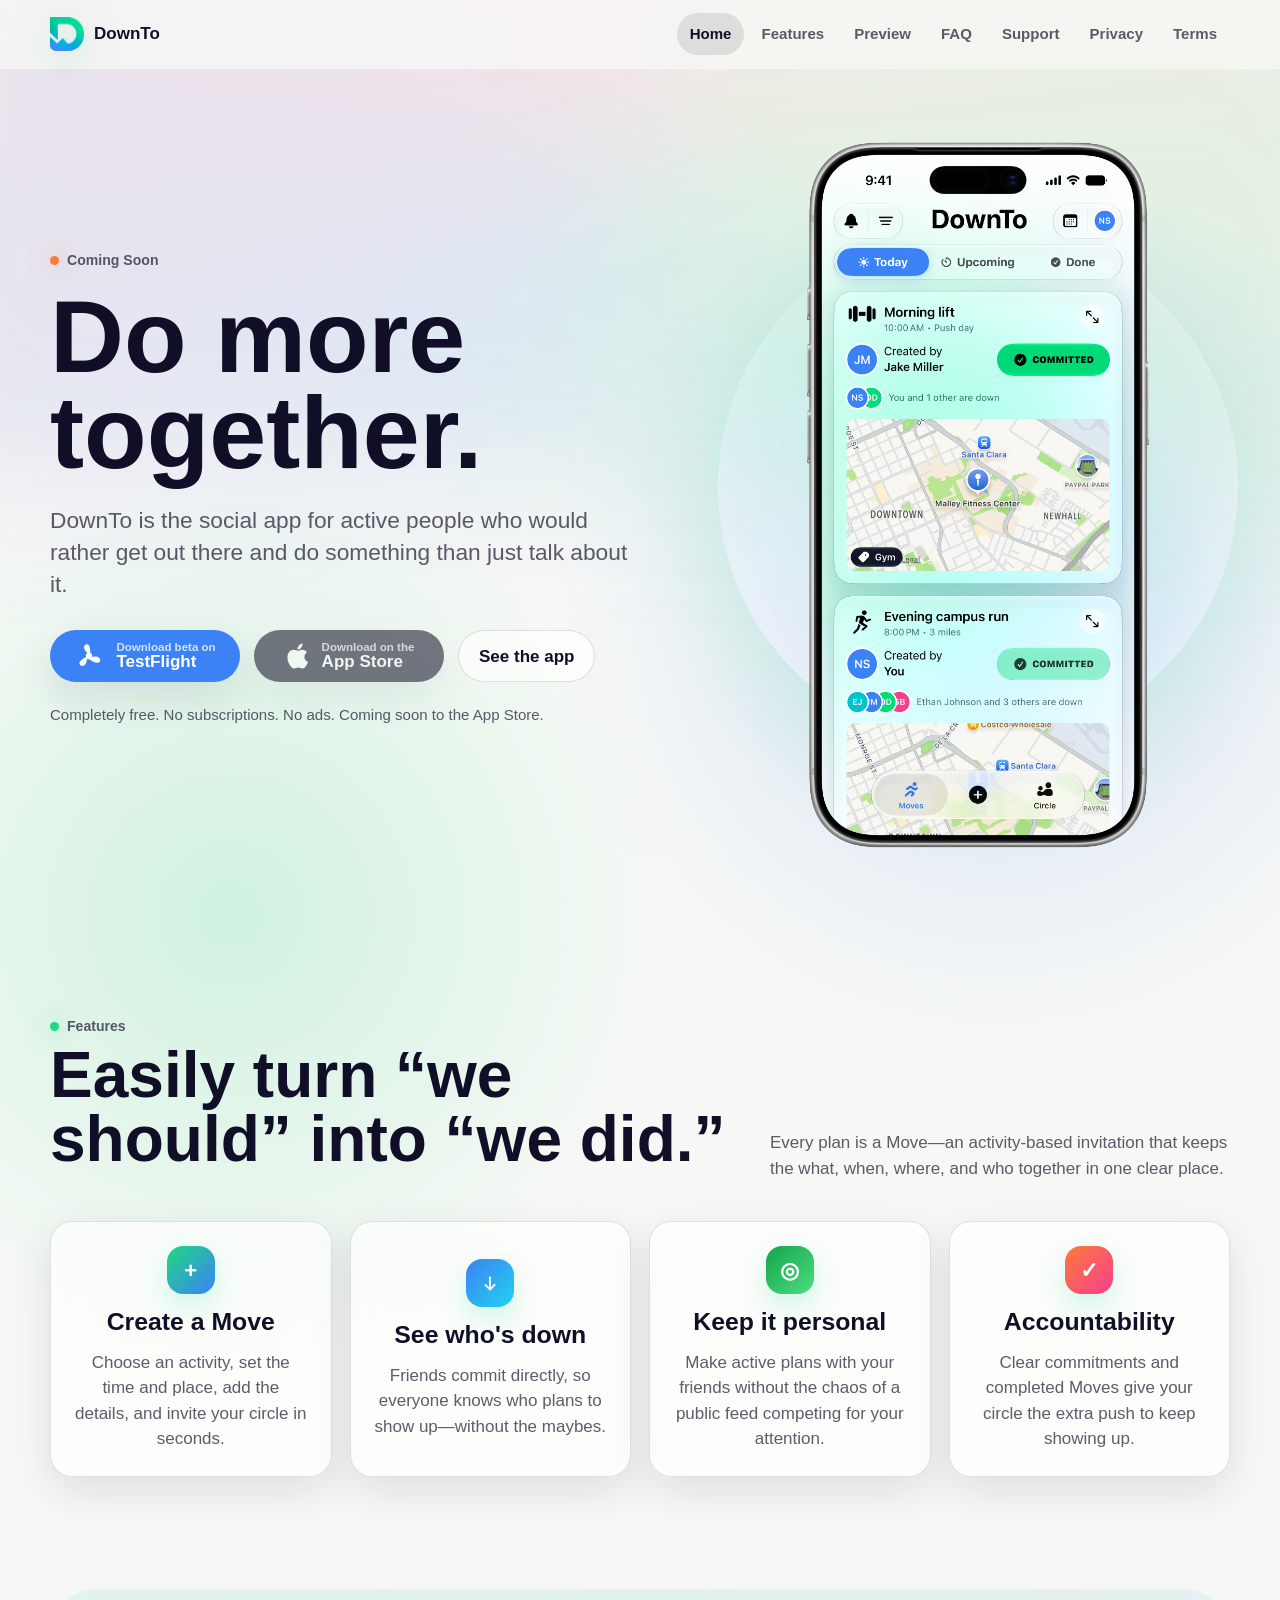
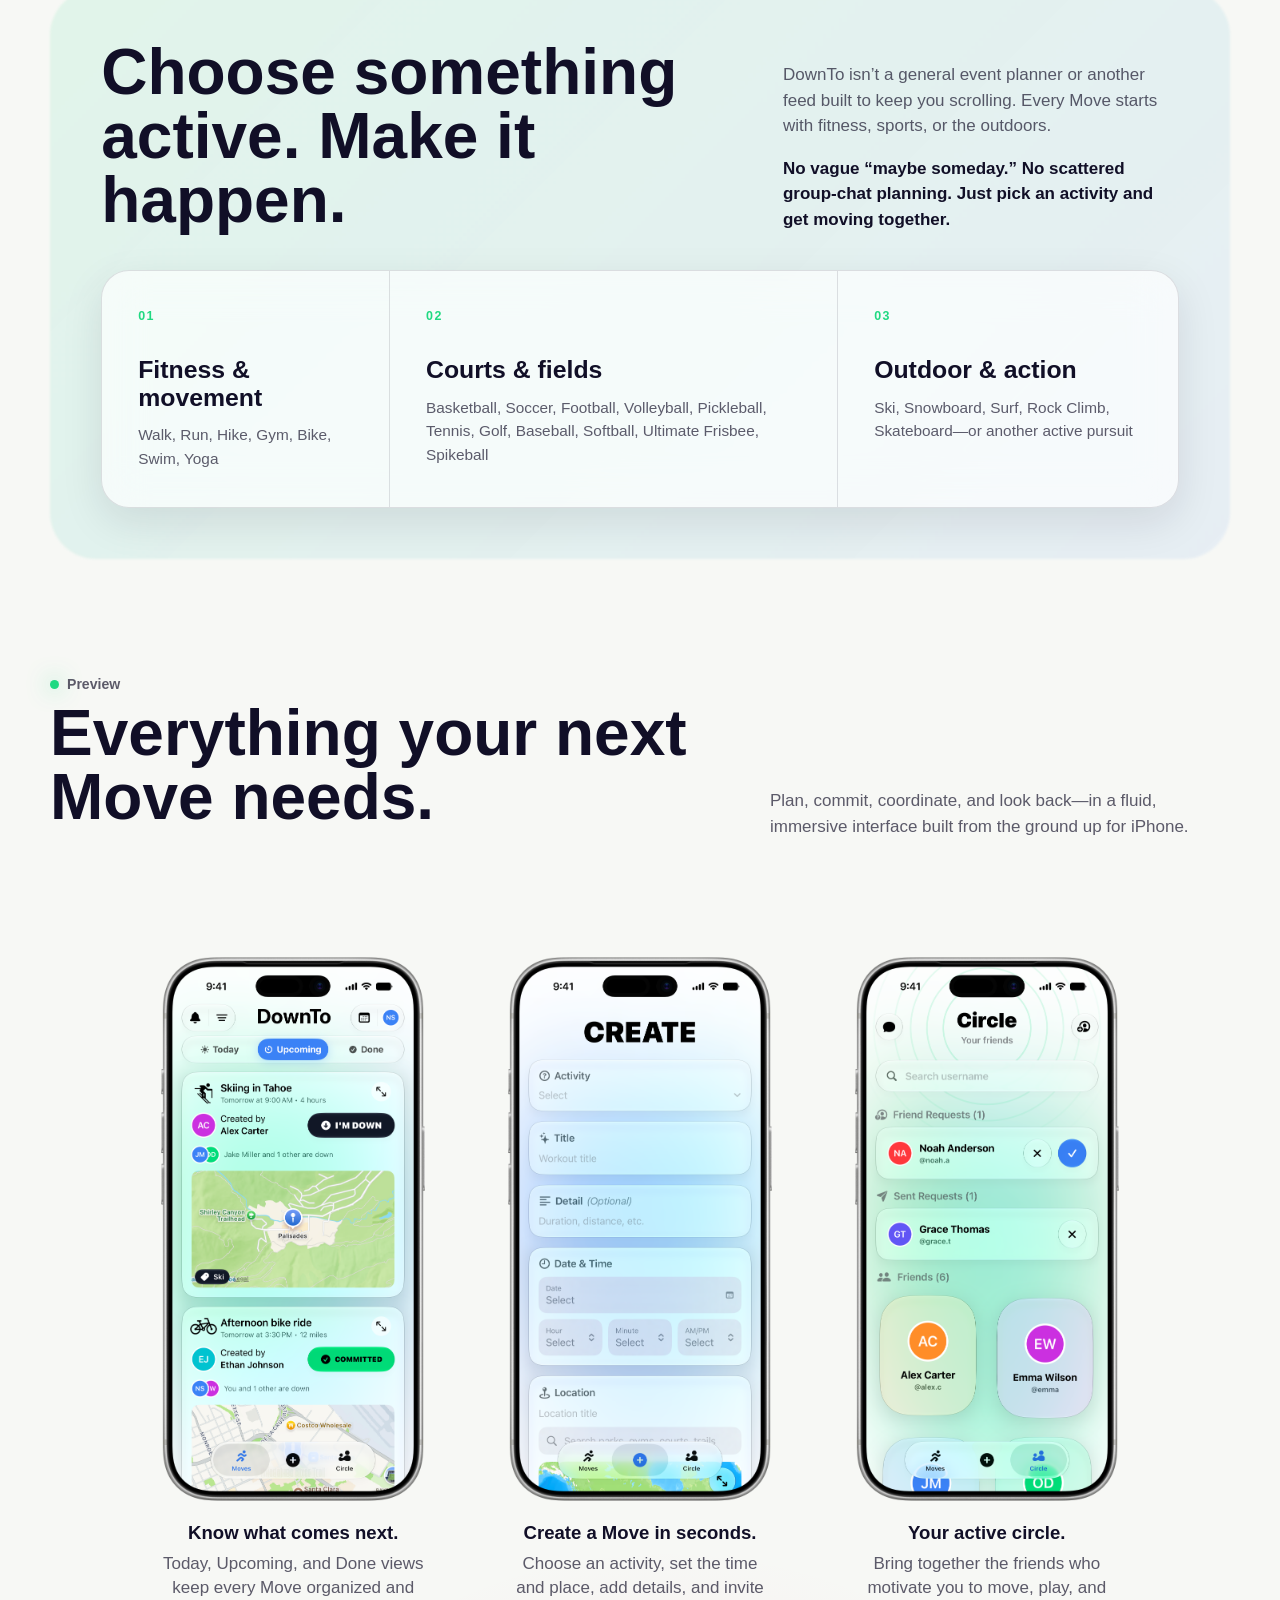
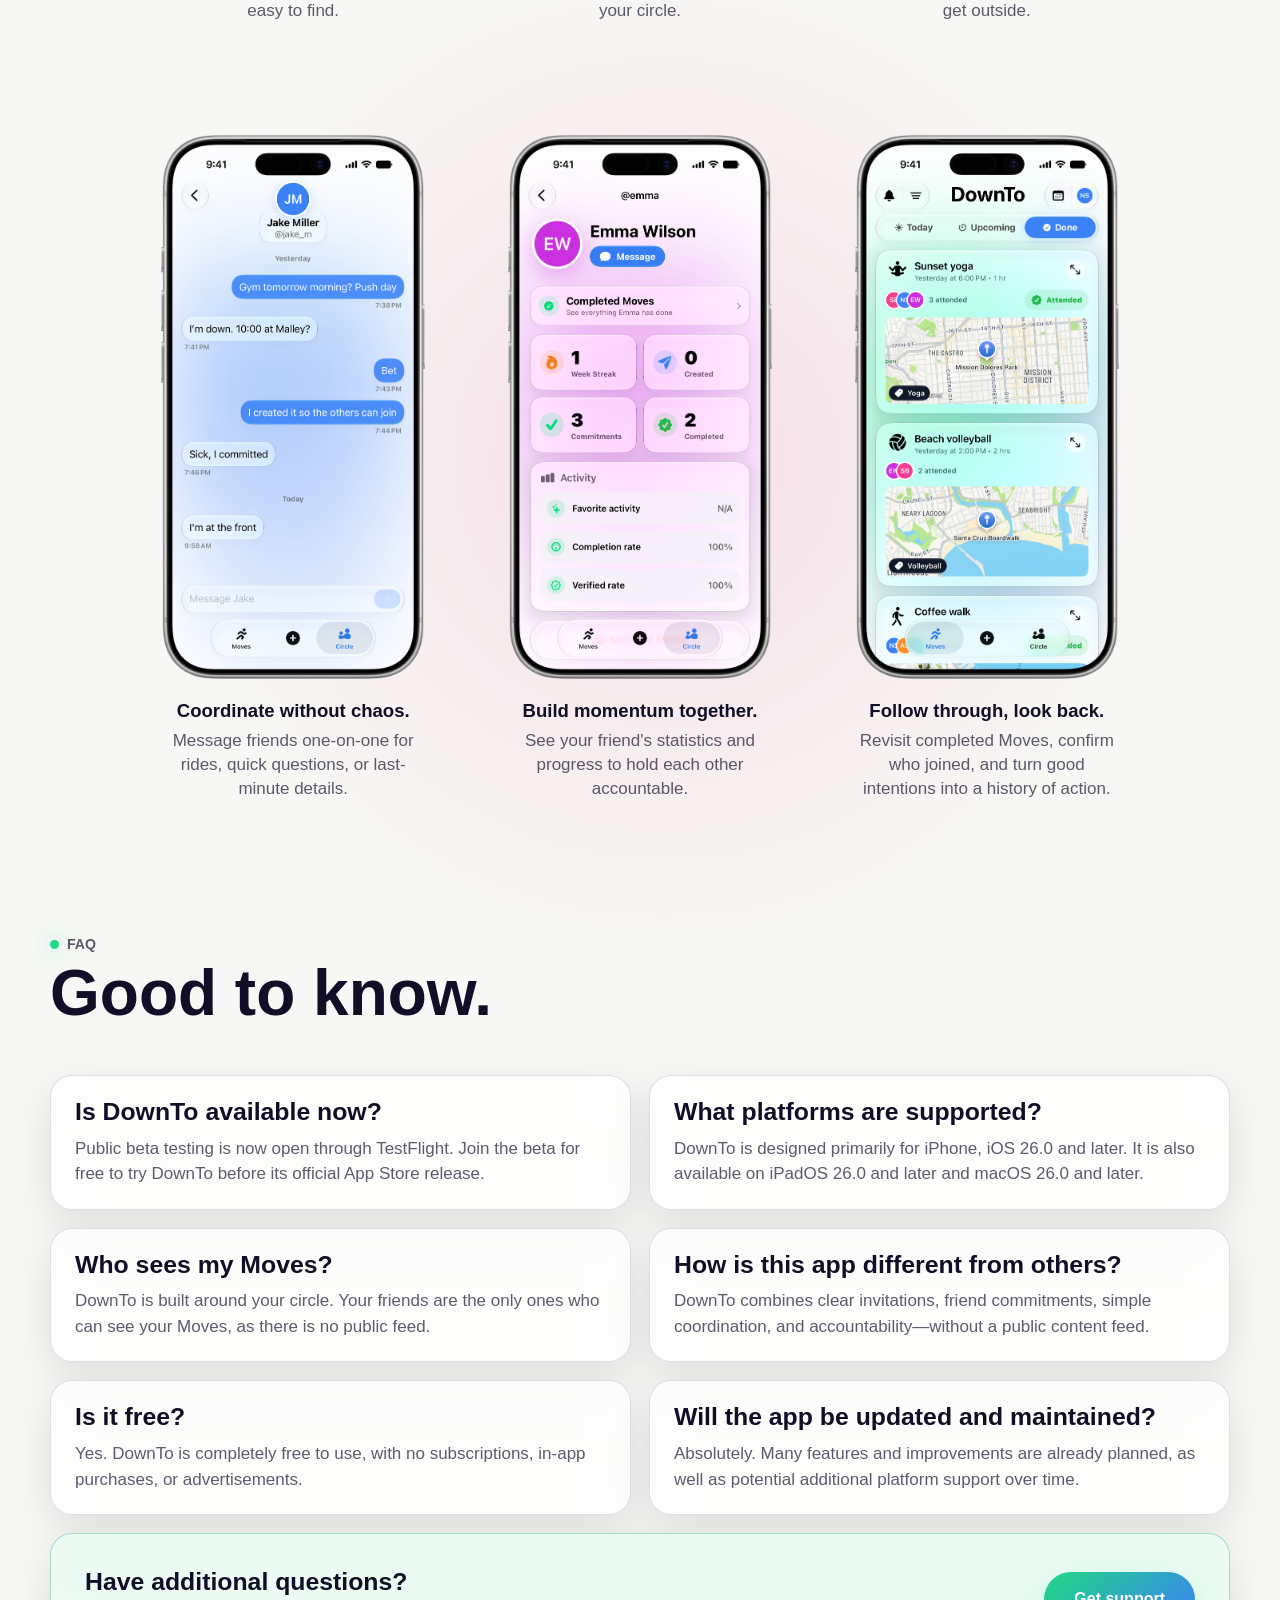
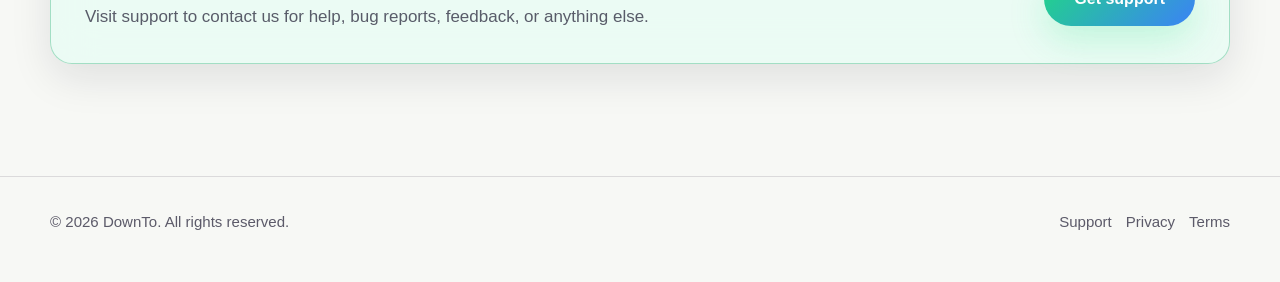
<file: index.html>
<!doctype html>
<html lang="en">
<head>
    <meta charset="utf-8">
    <meta name="viewport" content="width=device-width, initial-scale=1">
    <title>DownTo: Do More Together</title>
    <meta name="description" content="Get active with friends. Create a Move, see who's down, stay accountable, and turn active plans into something real with DownTo.">
    <meta name="theme-color" content="#20d982">
    <meta property="og:title" content="DownTo: Do More Together">
    <meta property="og:description" content="Get active with friends. Create a Move, see who's down, and make it happen together.">
    <meta property="og:type" content="website">
    <meta property="og:image" content="assets/favicon-512.png">
    <meta name="twitter:card" content="summary_large_image">
    <link rel="icon" href="assets/favicon-32.png" sizes="32x32">
    <link rel="icon" href="assets/favicon-512.png" sizes="512x512">
    <link rel="apple-touch-icon" href="assets/apple-touch-icon.png">
    <link rel="stylesheet" href="styles.css?v=11">
</head>
<body>
    <a class="skip-link" href="#main">Skip to content</a>
    <header class="site-header">
        <nav class="nav" aria-label="Main navigation">
            <a class="brand" href="index.html" aria-label="DownTo home">
                <img src="assets/down-to-logo.png" alt="" width="34" height="34">
                <span>DownTo</span>
            </a>
            <button class="menu-toggle" type="button" aria-label="Open navigation" aria-expanded="false">
                <span></span>
                <span></span>
            </button>
            <div class="nav-links">
                <a href="index.html" aria-current="page">Home</a>
                <a href="#features">Features</a>
                <a href="#screenshots">Preview</a>
                <a href="#faq">FAQ</a>
                <a href="support.html">Support</a>
                <a href="privacy.html">Privacy</a>
                <a href="terms.html">Terms</a>
            </div>
        </nav>
    </header>

    <main id="main">
        <section class="hero container">
            <div class="hero-copy">
                <p class="eyebrow">Coming Soon</p>
                <h1>Do more<br>together.</h1>
                <p class="lead">DownTo is the social app for active people who would rather get out there and do something than just talk about it.</p>
                <div class="hero-actions">
                    <div class="coming-soon-action">
                        <a class="testflight-button" href="https://testflight.apple.com/join/SWCCgnxC" target="_blank" rel="noopener noreferrer" aria-label="Join the DownTo beta on TestFlight">
                            <svg class="testflight-icon" viewBox="0 0 30 30" aria-hidden="true">
                                <path fill="currentColor" d="M15 13.2c-1.7-1.1-4.9-4.1-5-6.7-.1-1.8 1.3-3.3 3-3.3 3 0 3.6 5.5 3.2 9.8-.4.1-.8.1-1.2.2Z"/>
                                <path fill="currentColor" d="M16.6 16.7c1.9-.8 6.1-1.8 8.3-.3 1.5 1 1.8 3 .8 4.4-1.8 2.4-7 .1-10.4-2.6.4-.4.8-.9 1.3-1.5Z"/>
                                <path fill="currentColor" d="M13.2 16.9c-.2 2-.9 6.3-3.2 7.6-1.6.9-3.5.3-4.3-1.2-1.4-2.7 3.1-5.9 7.1-7.6.1.4.3.8.4 1.2Z"/>
                                <circle cx="15" cy="15" r="3.2" fill="currentColor"/>
                            </svg>
                            <span class="app-store-copy"><small>Download beta on</small>TestFlight</span>
                        </a>
                    </div>
                    <div class="coming-soon-action">
                        <button class="app-store-button is-disabled" type="button" aria-disabled="true" aria-describedby="app-store-status">
                            <svg width="26" height="30" viewBox="0 0 26 30" aria-hidden="true">
                                <path fill="currentColor" d="M20.4 15.9c0-3.1 2.5-4.6 2.6-4.7-1.5-2.1-3.7-2.4-4.5-2.5-1.9-.2-3.7 1.1-4.7 1.1-1 0-2.5-1.1-4.1-1-2.1 0-4.1 1.2-5.2 3.1-2.2 3.8-.6 9.5 1.6 12.6 1.1 1.5 2.3 3.2 4 3.1 1.6-.1 2.2-1 4.1-1s2.5 1 4.2 1c1.7 0 2.8-1.5 3.9-3.1 1.2-1.8 1.7-3.5 1.7-3.6-.1 0-3.6-1.4-3.6-5zM17.2 6.7c.9-1.1 1.5-2.6 1.4-4.1-1.3.1-2.8.8-3.7 1.9-.8 1-1.6 2.5-1.4 4 1.4.1 2.8-.7 3.7-1.8z"/>
                            </svg>
                            <span class="app-store-copy"><small>Download on the</small>App Store</span>
                        </button>
                        <span class="coming-soon-prompt" id="app-store-status" role="status" aria-live="polite">Coming soon to the App Store</span>
                    </div>
                    <a class="button-secondary" href="#screenshots">See the app</a>
                </div>
                <p class="hero-note">Completely free. No subscriptions. No ads. Coming soon to the App Store.</p>
            </div>
            <div class="hero-visual" aria-label="DownTo app preview">
                <div class="orb" aria-hidden="true"></div>
                <picture class="screenshot-slot hero-screenshot-slot">
                    <source srcset="assets/DownTo-1-Dark.png" media="(prefers-color-scheme: dark)">
                    <img src="assets/DownTo-1-Light.png" width="1350" height="2760" draggable="false" aria-hidden="true">
                </picture>
            </div>
        </section>

        <section class="section" id="features" aria-labelledby="features-title">
            <div class="section-header reveal">
                <div>
                    <p class="eyebrow">Features</p>
                    <h2 id="features-title">Easily turn &ldquo;we should&rdquo; into &ldquo;we did.&rdquo;</h2>
                </div>
                <p>Every plan is a Move&mdash;an activity-based invitation that keeps the what, when, where, and who together in one clear place.</p>
            </div>
            <div class="feature-grid">
                <article class="feature-card reveal">
                    <div class="feature-icon" aria-hidden="true">+</div>
                    <h3>Create a Move</h3>
                    <p>Choose an activity, set the time and place, add the details, and invite your circle in seconds.</p>
                </article>
                <article class="feature-card reveal">
                    <div class="feature-icon" aria-hidden="true">
                        <svg viewBox="0 0 24 24" aria-hidden="true">
                            <path d="M12 4.5a1 1 0 0 1 1 1v11.2l3.3-3.3a1 1 0 1 1 1.4 1.4l-5 5a1 1 0 0 1-1.4 0l-5-5a1 1 0 0 1 1.4-1.4l3.3 3.3V5.5a1 1 0 0 1 1-1Z"/>
                        </svg>
                    </div>
                    <h3>See who's down</h3>
                    <p>Friends commit directly, so everyone knows who plans to show up&mdash;without the maybes.</p>
                </article>
                <article class="feature-card reveal">
                    <div class="feature-icon feature-icon-green-gradient" aria-hidden="true">◎</div>
                    <h3>Keep it personal</h3>
                    <p>Make active plans with your friends without the chaos of a public feed competing for your attention.</p>
                </article>
                <article class="feature-card reveal">
                    <div class="feature-icon feature-icon-warm-social" aria-hidden="true">✓</div>
                    <h3>Accountability</h3>
                    <p>Clear commitments and completed Moves give your circle the extra push to keep showing up.</p>
                </article>
            </div>
        </section>

        <section class="section activity-section reveal" aria-labelledby="activity-title">
            <div class="activity-intro">
                <div>
                    <h2 id="activity-title">Choose something active. Make it happen.</h2>
                </div>
                <div class="activity-copy">
                    <p>DownTo isn&rsquo;t a general event planner or another feed built to keep you scrolling. Every Move starts with fitness, sports, or the outdoors.</p>
                    <p>No vague &ldquo;maybe someday.&rdquo; No scattered group-chat planning. Just pick an activity and get moving together.</p>
                </div>
            </div>
            <div class="activity-groups" aria-label="Activities supported by DownTo">
                <article>
                    <span class="activity-number">01</span>
                    <h3>Fitness &amp; movement</h3>
                    <p>Walk, Run, Hike, Gym, Bike, Swim, Yoga</p>
                </article>
                <article>
                    <span class="activity-number">02</span>
                    <h3>Courts &amp; fields</h3>
                    <p>Basketball, Soccer, Football, Volleyball, Pickleball, Tennis, Golf, Baseball, Softball, Ultimate Frisbee, Spikeball</p>
                </article>
                <article>
                    <span class="activity-number">03</span>
                    <h3>Outdoor &amp; action</h3>
                    <p>Ski, Snowboard, Surf, Rock Climb, Skateboard&mdash;or another active pursuit</p>
                </article>
            </div>
        </section>

        <section class="section" id="screenshots" aria-labelledby="screenshots-title">
            <div class="section-header reveal">
                <div>
                    <p class="eyebrow">Preview</p>
                    <h2 id="screenshots-title">Everything your next Move needs.</h2>
                </div>
                <p>Plan, commit, coordinate, and look back&mdash;in a fluid, immersive interface built from the ground up for iPhone.</p>
            </div>
            <div class="screenshot-float-field" aria-label="Preview screenshots">
                <article class="screenshot-card reveal">
                    <picture class="screenshot-slot preview-screenshot-slot">
                        <source srcset="assets/DownTo-2-Dark.png" media="(prefers-color-scheme: dark)">
                        <img src="assets/DownTo-2-Light.png" width="1350" height="2760" draggable="false" aria-hidden="true">
                    </picture>
                    <div class="screenshot-card-copy">
                        <h3>Know what comes next.</h3>
                        <p>Today, Upcoming, and Done views keep every Move organized and easy to find.</p>
                    </div>
                </article>
                <article class="screenshot-card reveal">
                    <picture class="screenshot-slot preview-screenshot-slot">
                        <source srcset="assets/DownTo-3-Dark.png" media="(prefers-color-scheme: dark)">
                        <img src="assets/DownTo-3-Light.png" width="1350" height="2760" draggable="false" aria-hidden="true">
                    </picture>
                    <div class="screenshot-card-copy">
                        <h3>Create a Move in seconds.</h3>
                        <p>Choose an activity, set the time and place, add details, and invite your circle.</p>
                    </div>
                </article>
                <article class="screenshot-card reveal">
                    <picture class="screenshot-slot preview-screenshot-slot">
                        <source srcset="assets/DownTo-4-Dark.png" media="(prefers-color-scheme: dark)">
                        <img src="assets/DownTo-4-Light.png" width="1350" height="2760" draggable="false" aria-hidden="true">
                    </picture>
                    <div class="screenshot-card-copy">
                        <h3>Your active circle.</h3>
                        <p>Bring together the friends who motivate you to move, play, and get outside.</p>
                    </div>
                </article>
                <article class="screenshot-card reveal">
                    <picture class="screenshot-slot preview-screenshot-slot">
                        <source srcset="assets/DownTo-5-Dark.png" media="(prefers-color-scheme: dark)">
                        <img src="assets/DownTo-5-Light.png" width="1350" height="2760" draggable="false" aria-hidden="true">
                    </picture>
                    <div class="screenshot-card-copy">
                        <h3>Coordinate without chaos.</h3>
                        <p>Message friends one-on-one for rides, quick questions, or last-minute details.</p>
                    </div>
                </article>
                <article class="screenshot-card reveal">
                    <picture class="screenshot-slot preview-screenshot-slot">
                        <source srcset="assets/DownTo-6-Dark.png" media="(prefers-color-scheme: dark)">
                        <img src="assets/DownTo-6-Light.png" width="1350" height="2760" draggable="false" aria-hidden="true">
                    </picture>
                    <div class="screenshot-card-copy">
                        <h3>Build momentum together.</h3>
                        <p>See your friend's statistics and progress to hold each other accountable.</p>
                    </div>
                </article>
                <article class="screenshot-card reveal">
                    <picture class="screenshot-slot preview-screenshot-slot">
                        <source srcset="assets/DownTo-7-Dark.png" media="(prefers-color-scheme: dark)">
                        <img src="assets/DownTo-7-Light.png" width="1350" height="2760" draggable="false" aria-hidden="true">
                    </picture>
                    <div class="screenshot-card-copy">
                        <h3>Follow through, look back.</h3>
                        <p>Revisit completed Moves, confirm who joined, and turn good intentions into a history of action.</p>
                    </div>
                </article>
            </div>
        </section>

        <section class="section" id="faq" aria-labelledby="faq-title">
            <div class="section-header reveal">
                <div>
                    <p class="eyebrow">FAQ</p>
                    <h2 id="faq-title">Good to know.</h2>
                </div>
            </div>
            <div class="faq-grid">
                <article class="faq-item reveal">
                    <h3>Is DownTo available now?</h3>
                    <p>Public beta testing is now open through TestFlight. Join the beta for free to try DownTo before its official App Store release.</p>
                </article>
                <article class="faq-item reveal">
                    <h3>What platforms are supported?</h3>
                    <p>DownTo is designed primarily for iPhone, iOS 26.0 and later. It is also available on iPadOS 26.0 and later and macOS 26.0 and later.</p>
                </article>
                <article class="faq-item reveal">
                    <h3>Who sees my Moves?</h3>
                    <p>DownTo is built around your circle. Your friends are the only ones who can see your Moves, as there is no public feed.</p>
                </article>
                <article class="faq-item reveal">
                    <h3>How is this app different from others?</h3>
                    <p>DownTo combines clear invitations, friend commitments, simple coordination, and accountability&mdash;without a public content feed.</p>
                </article>
                <article class="faq-item reveal">
                    <h3>Is it free?</h3>
                    <p>Yes. DownTo is completely free to use, with no subscriptions, in-app purchases, or advertisements.</p>
                </article>
                <article class="faq-item reveal">
                    <h3>Will the app be updated and maintained?</h3>
                    <p>Absolutely. Many features and improvements are already planned, as well as potential additional platform support over time.</p>
                </article>
                <article class="faq-item contact-panel reveal">
                    <div>
                        <h3>Have additional questions?</h3>
                        <p>Visit support to contact us for help, bug reports, feedback, or anything else.</p>
                    </div>
                    <a class="button" href="support.html">Get support</a>
                </article>
            </div>
        </section>
    </main>

    <footer class="footer">
        <div class="footer-inner">
            <span>&copy; <span data-year></span> DownTo. All rights reserved.</span>
            <div class="footer-links">
                <a href="support.html">Support</a>
                <a href="privacy.html">Privacy</a>
                <a href="terms.html">Terms</a>
            </div>
        </div>
    </footer>
    <script src="script.js?v=4" defer></script>
</body>
</html>
</file>
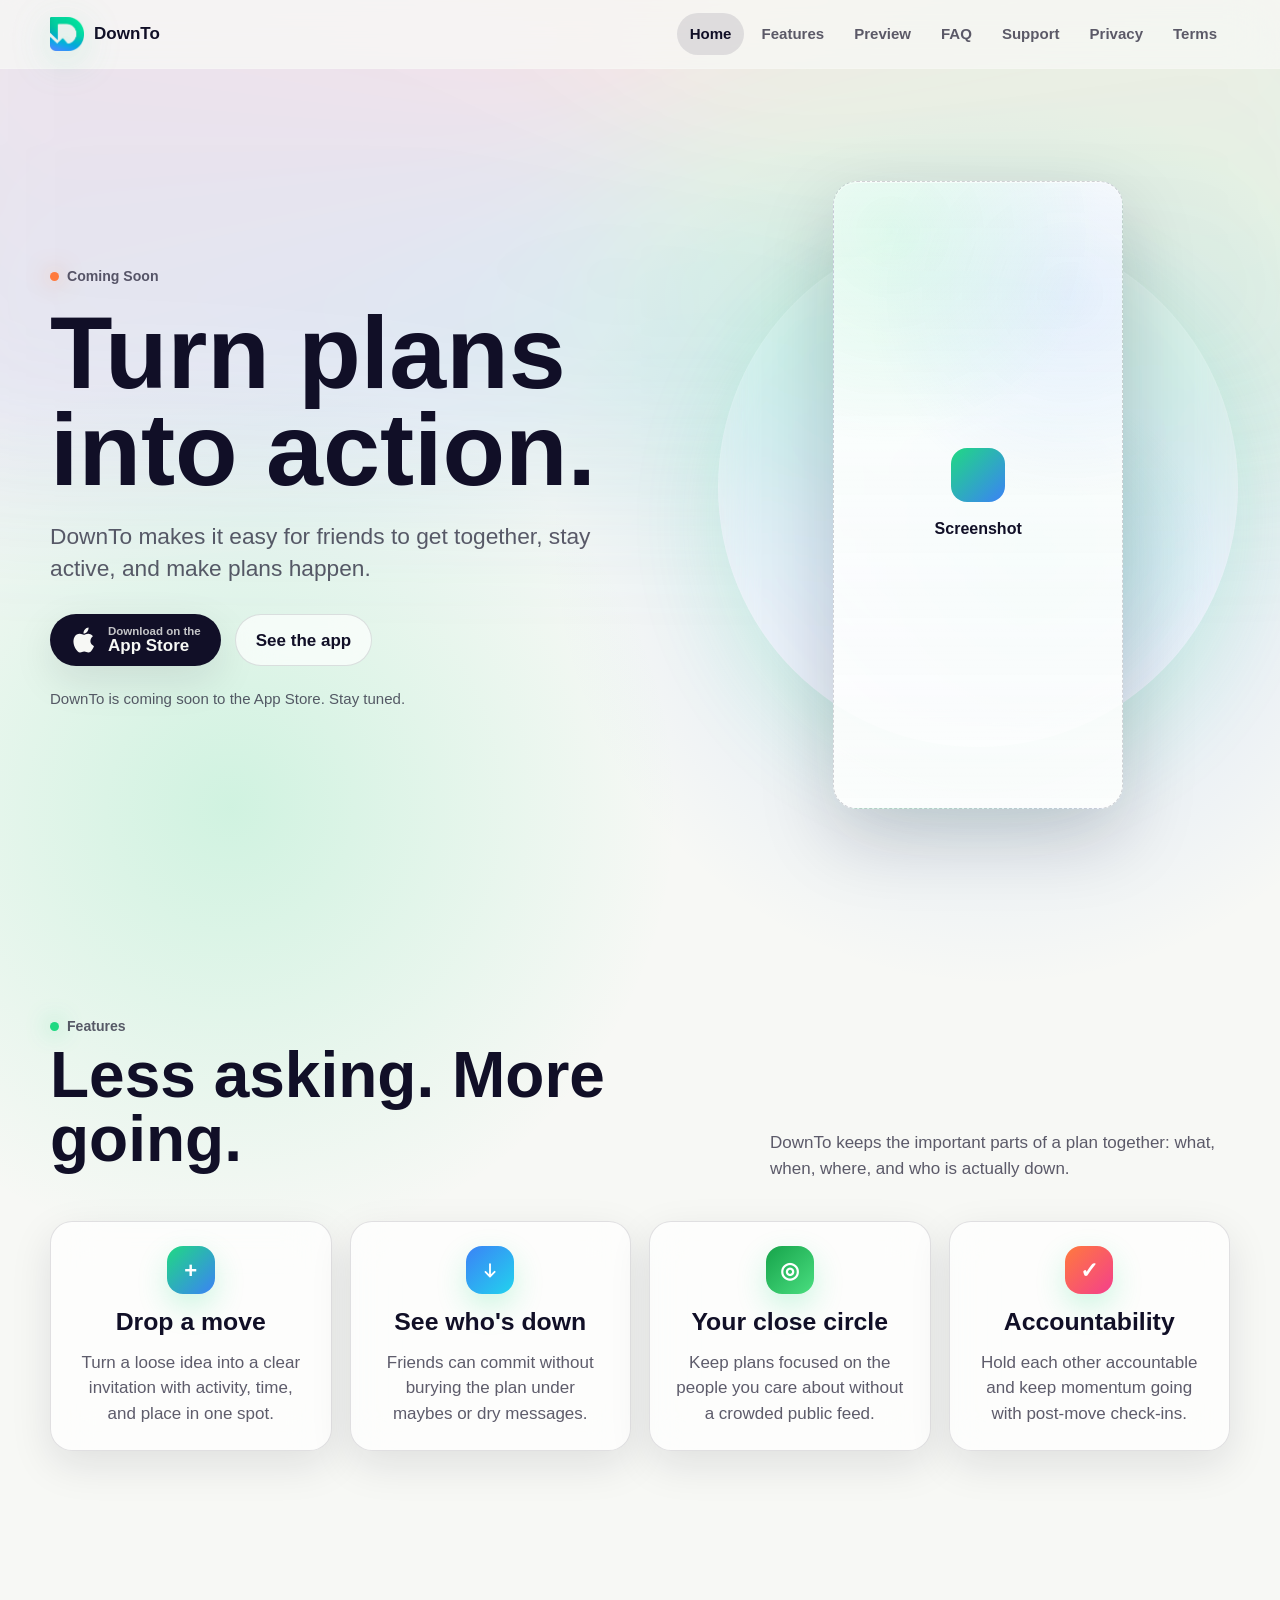
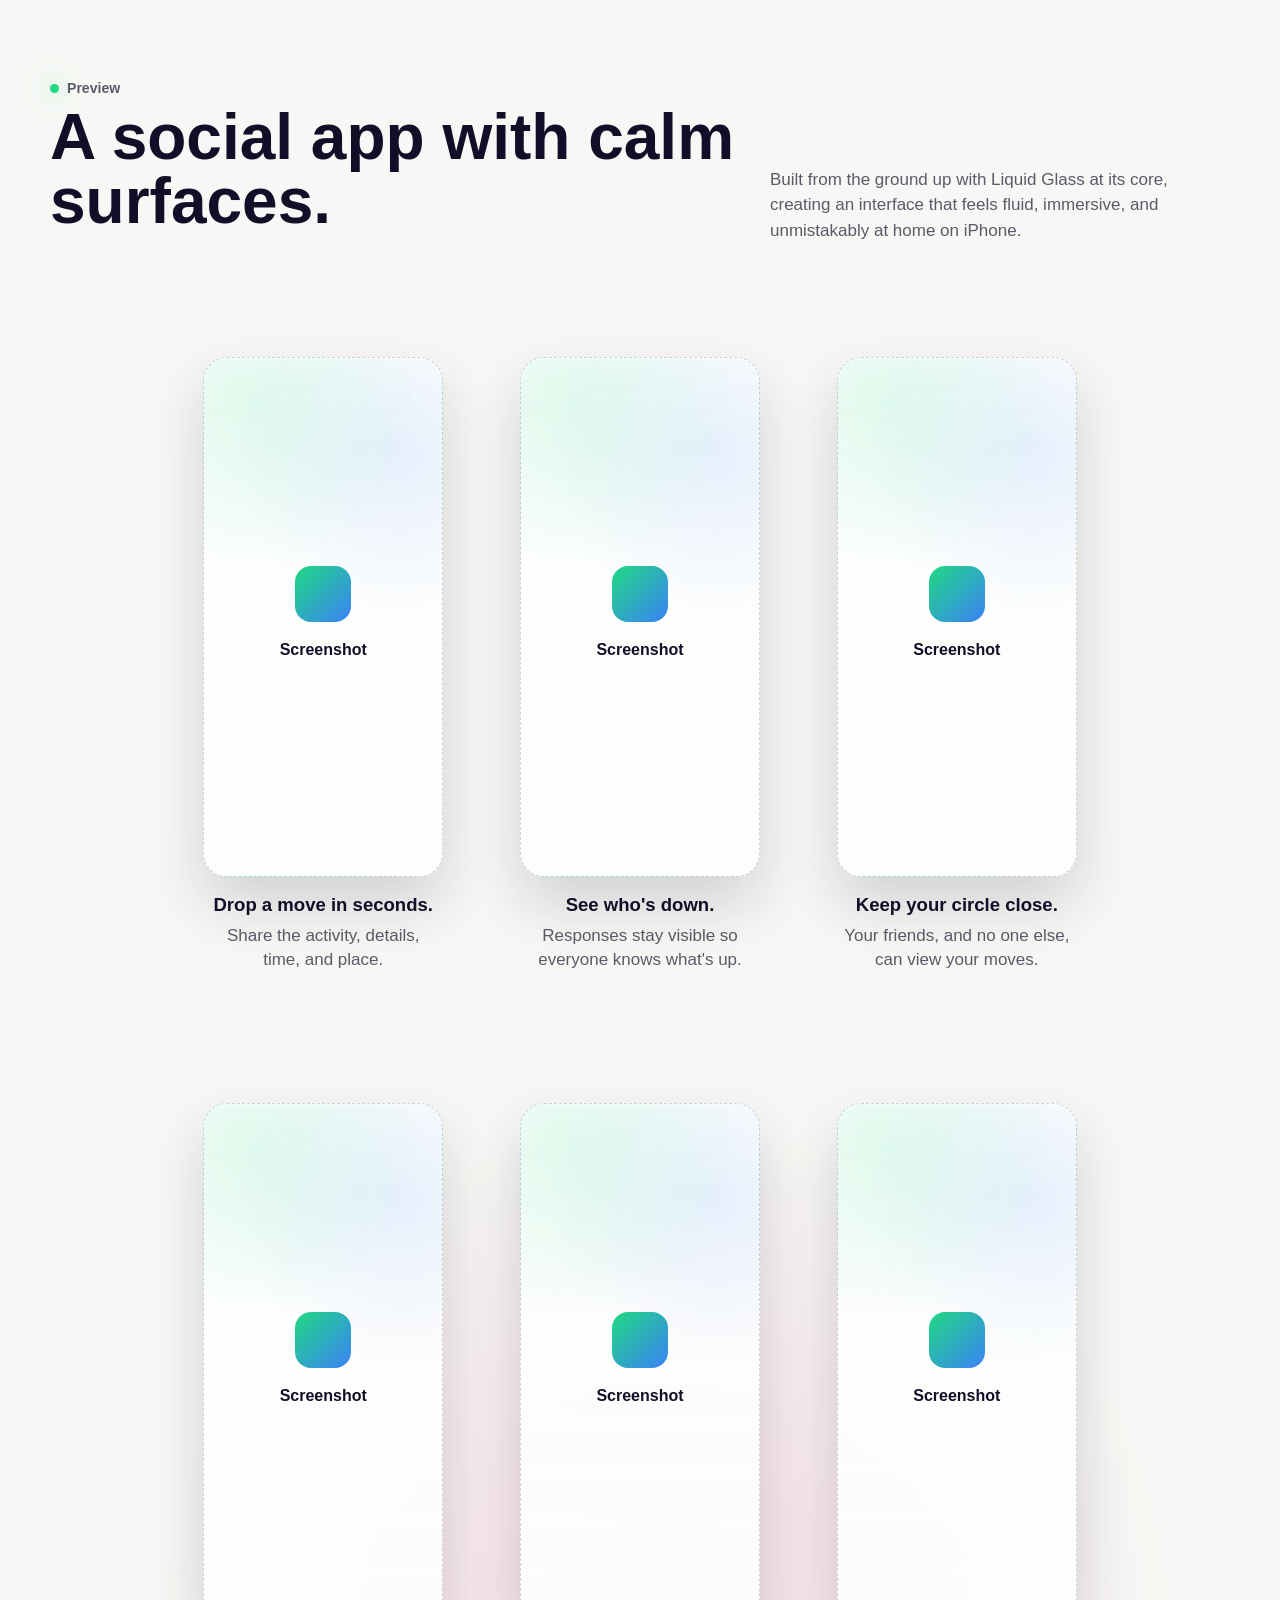
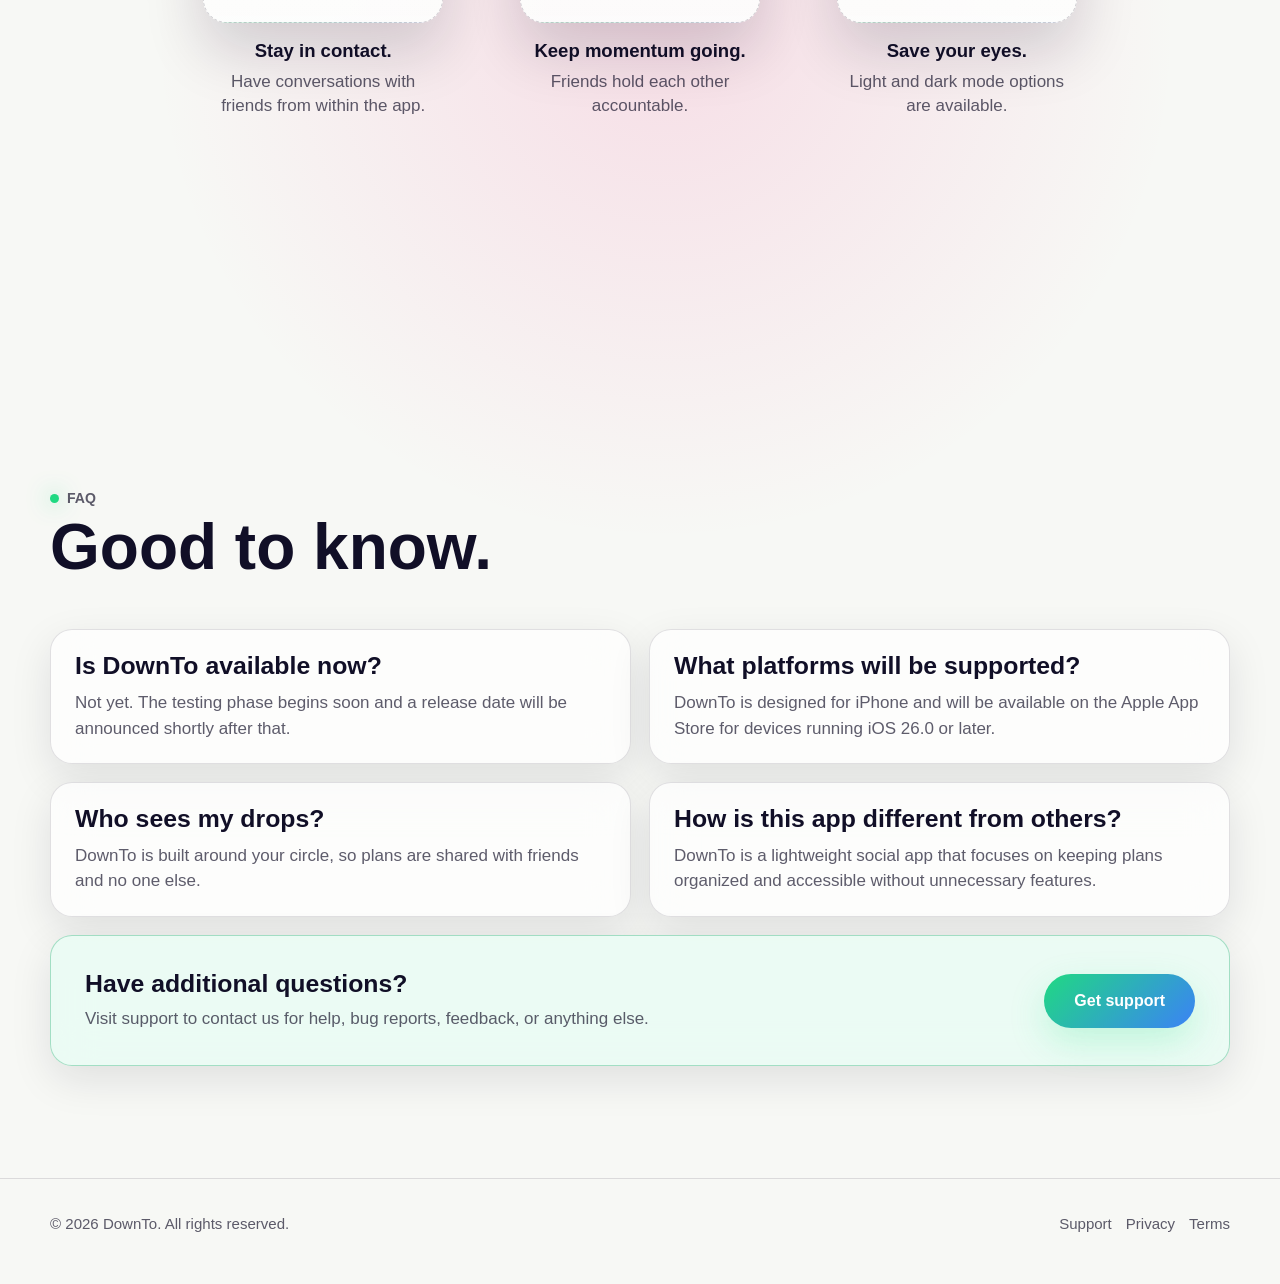
<file: website/index.html>
<!doctype html>
<html lang="en">
<head>
    <meta charset="utf-8">
    <meta name="viewport" content="width=device-width, initial-scale=1">
    <title>DownTo</title>
    <meta name="description" content="DownTo is an iOS app for dropping plans, seeing who's down, and keeping your close circle in sync.">
    <meta name="theme-color" content="#20d982">
    <meta property="og:title" content="DownTo">
    <meta property="og:description" content="Drop a move, invite your circle, and see who's down.">
    <meta property="og:type" content="website">
    <meta property="og:image" content="assets/favicon-512.png">
    <meta name="twitter:card" content="summary_large_image">
    <link rel="icon" href="assets/favicon-32.png" sizes="32x32">
    <link rel="icon" href="assets/favicon-512.png" sizes="512x512">
    <link rel="apple-touch-icon" href="assets/apple-touch-icon.png">
    <link rel="stylesheet" href="styles.css">
</head>
<body>
    <a class="skip-link" href="#main">Skip to content</a>
    <header class="site-header">
        <nav class="nav" aria-label="Main navigation">
            <a class="brand" href="index.html" aria-label="DownTo home">
                <img src="assets/down-to-logo.png" alt="" width="34" height="34">
                <span>DownTo</span>
            </a>
            <button class="menu-toggle" type="button" aria-label="Open navigation" aria-expanded="false">
                <span></span>
                <span></span>
            </button>
            <div class="nav-links">
                <a href="index.html" aria-current="page">Home</a>
                <a href="#features">Features</a>
                <a href="#screenshots">Preview</a>
                <a href="#faq">FAQ</a>
                <a href="support.html">Support</a>
                <a href="privacy.html">Privacy</a>
                <a href="terms.html">Terms</a>
            </div>
        </nav>
    </header>

    <main id="main">
        <section class="hero container">
            <div class="hero-copy">
                <p class="eyebrow">Coming Soon</p>
                <h1>Turn plans into action.</h1>
                <p class="lead">DownTo makes it easy for friends to get together, stay active, and make plans happen.</p>
                <div class="hero-actions">
                    <a class="app-store-button" href="#" aria-label="Download DownTo on the App Store">
                        <svg width="26" height="30" viewBox="0 0 26 30" aria-hidden="true">
                            <path fill="currentColor" d="M20.4 15.9c0-3.1 2.5-4.6 2.6-4.7-1.5-2.1-3.7-2.4-4.5-2.5-1.9-.2-3.7 1.1-4.7 1.1-1 0-2.5-1.1-4.1-1-2.1 0-4.1 1.2-5.2 3.1-2.2 3.8-.6 9.5 1.6 12.6 1.1 1.5 2.3 3.2 4 3.1 1.6-.1 2.2-1 4.1-1s2.5 1 4.2 1c1.7 0 2.8-1.5 3.9-3.1 1.2-1.8 1.7-3.5 1.7-3.6-.1 0-3.6-1.4-3.6-5zM17.2 6.7c.9-1.1 1.5-2.6 1.4-4.1-1.3.1-2.8.8-3.7 1.9-.8 1-1.6 2.5-1.4 4 1.4.1 2.8-.7 3.7-1.8z"/>
                        </svg>
                        <span class="app-store-copy"><small>Download on the</small>App Store</span>
                    </a>
                    <a class="button-secondary" href="#screenshots">See the app</a>
                </div>
                <p class="hero-note">DownTo is coming soon to the App Store. Stay tuned.</p>
            </div>
            <div class="hero-visual" aria-label="DownTo app preview">
                <div class="orb" aria-hidden="true"></div>
                <div class="screenshot-slot hero-screenshot-slot" role="img" aria-label="Screenshot placeholder">
                    <span class="screenshot-icon" aria-hidden="true"></span>
                    <span class="screenshot-label">Screenshot</span>
                </div>
            </div>
        </section>

        <section class="section" id="features" aria-labelledby="features-title">
            <div class="section-header reveal">
                <div>
                    <p class="eyebrow">Features</p>
                    <h2 id="features-title">Less asking. More going.</h2>
                </div>
                <p>DownTo keeps the important parts of a plan together: what, when, where, and who is actually down.</p>
            </div>
            <div class="feature-grid">
                <article class="feature-card reveal">
                    <div class="feature-icon" aria-hidden="true">+</div>
                    <h3>Drop a move</h3>
                    <p>Turn a loose idea into a clear invitation with activity, time, and place in one spot.</p>
                </article>
                <article class="feature-card reveal">
                    <div class="feature-icon" aria-hidden="true">
                        <svg viewBox="0 0 24 24" aria-hidden="true">
                            <path d="M12 4.5a1 1 0 0 1 1 1v11.2l3.3-3.3a1 1 0 1 1 1.4 1.4l-5 5a1 1 0 0 1-1.4 0l-5-5a1 1 0 0 1 1.4-1.4l3.3 3.3V5.5a1 1 0 0 1 1-1Z"/>
                        </svg>
                    </div>
                    <h3>See who's down</h3>
                    <p>Friends can commit without burying the plan under maybes or dry messages.</p>
                </article>
                <article class="feature-card reveal">
                    <div class="feature-icon feature-icon-green-gradient" aria-hidden="true">◎</div>
                    <h3>Your close circle</h3>
                    <p>Keep plans focused on the people you care about without a crowded public feed.</p>
                </article>
                <article class="feature-card reveal">
                    <div class="feature-icon feature-icon-warm-social" aria-hidden="true">✓</div>
                    <h3>Accountability</h3>
                    <p>Hold each other accountable and keep momentum going with post-move check-ins.</p>
                </article>
            </div>
        </section>

        <section class="section" id="screenshots" aria-labelledby="screenshots-title">
            <div class="section-header reveal">
                <div>
                    <p class="eyebrow">Preview</p>
                    <h2 id="screenshots-title">A social app with calm surfaces.</h2>
                </div>
                <p>Built from the ground up with Liquid Glass at its core, creating an interface that feels fluid, immersive, and unmistakably at home on iPhone.</p>
            </div>
            <div class="screenshot-float-field" aria-label="Preview screenshots">
                <article class="screenshot-card reveal">
                    <div class="screenshot-slot" role="img" aria-label="Screenshot placeholder">
                        <span class="screenshot-icon" aria-hidden="true"></span>
                        <span class="screenshot-label">Screenshot</span>
                    </div>
                    <div class="screenshot-card-copy">
                        <h3>Drop a move in seconds.</h3>
                        <p>Share the activity, details, time, and place.</p>
                    </div>
                </article>
                <article class="screenshot-card reveal">
                    <div class="screenshot-slot" role="img" aria-label="Screenshot placeholder">
                        <span class="screenshot-icon" aria-hidden="true"></span>
                        <span class="screenshot-label">Screenshot</span>
                    </div>
                    <div class="screenshot-card-copy">
                        <h3>See who's down.</h3>
                        <p>Responses stay visible so everyone knows what's up.</p>
                    </div>
                </article>
                <article class="screenshot-card reveal">
                    <div class="screenshot-slot" role="img" aria-label="Screenshot placeholder">
                        <span class="screenshot-icon" aria-hidden="true"></span>
                        <span class="screenshot-label">Screenshot</span>
                    </div>
                    <div class="screenshot-card-copy">
                        <h3>Keep your circle close.</h3>
                        <p>Your friends, and no one else, can view your moves.</p>
                    </div>
                </article>
                <article class="screenshot-card reveal">
                    <div class="screenshot-slot" role="img" aria-label="Screenshot placeholder">
                        <span class="screenshot-icon" aria-hidden="true"></span>
                        <span class="screenshot-label">Screenshot</span>
                    </div>
                    <div class="screenshot-card-copy">
                        <h3>Stay in contact.</h3>
                        <p>Have conversations with friends from within the app.</p>
                    </div>
                </article>
                <article class="screenshot-card reveal">
                    <div class="screenshot-slot" role="img" aria-label="Screenshot placeholder">
                        <span class="screenshot-icon" aria-hidden="true"></span>
                        <span class="screenshot-label">Screenshot</span>
                    </div>
                    <div class="screenshot-card-copy">
                        <h3>Keep momentum going.</h3>
                        <p>Friends hold each other accountable.</p>
                    </div>
                </article>
                <article class="screenshot-card reveal">
                    <div class="screenshot-slot" role="img" aria-label="Screenshot placeholder">
                        <span class="screenshot-icon" aria-hidden="true"></span>
                        <span class="screenshot-label">Screenshot</span>
                    </div>
                    <div class="screenshot-card-copy">
                        <h3>Save your eyes.</h3>
                        <p>Light and dark mode options are available.</p>
                    </div>
                </article>
            </div>
        </section>

        <section class="section" id="faq" aria-labelledby="faq-title">
            <div class="section-header reveal">
                <div>
                    <p class="eyebrow">FAQ</p>
                    <h2 id="faq-title">Good to know.</h2>
                </div>
            </div>
            <div class="faq-grid">
                <article class="faq-item reveal">
                    <h3>Is DownTo available now?</h3>
                    <p>Not yet. The testing phase begins soon and a release date will be announced shortly after that.</p>
                </article>
                <article class="faq-item reveal">
                    <h3>What platforms will be supported?</h3>
                    <p>DownTo is designed for iPhone and will be available on the Apple App Store for devices running iOS 26.0 or later.</p>
                </article>
                <article class="faq-item reveal">
                    <h3>Who sees my drops?</h3>
                    <p>DownTo is built around your circle, so plans are shared with friends and no one else.</p>
                </article>
                <article class="faq-item reveal">
                    <h3>How is this app different from others?</h3>
                    <p>DownTo is a lightweight social app that focuses on keeping plans organized and accessible without unnecessary features.</p>
                </article>
                <article class="faq-item contact-panel reveal">
                    <div>
                        <h3>Have additional questions?</h3>
                        <p>Visit support to contact us for help, bug reports, feedback, or anything else.</p>
                    </div>
                    <a class="button" href="support.html">Get support</a>
                </article>
            </div>
        </section>
    </main>

    <footer class="footer">
        <div class="footer-inner">
            <span>&copy; <span data-year></span> DownTo. All rights reserved.</span>
            <div class="footer-links">
                <a href="support.html">Support</a>
                <a href="privacy.html">Privacy</a>
                <a href="terms.html">Terms</a>
            </div>
        </div>
    </footer>
    <script src="script.js" defer></script>
</body>
</html>
</file>
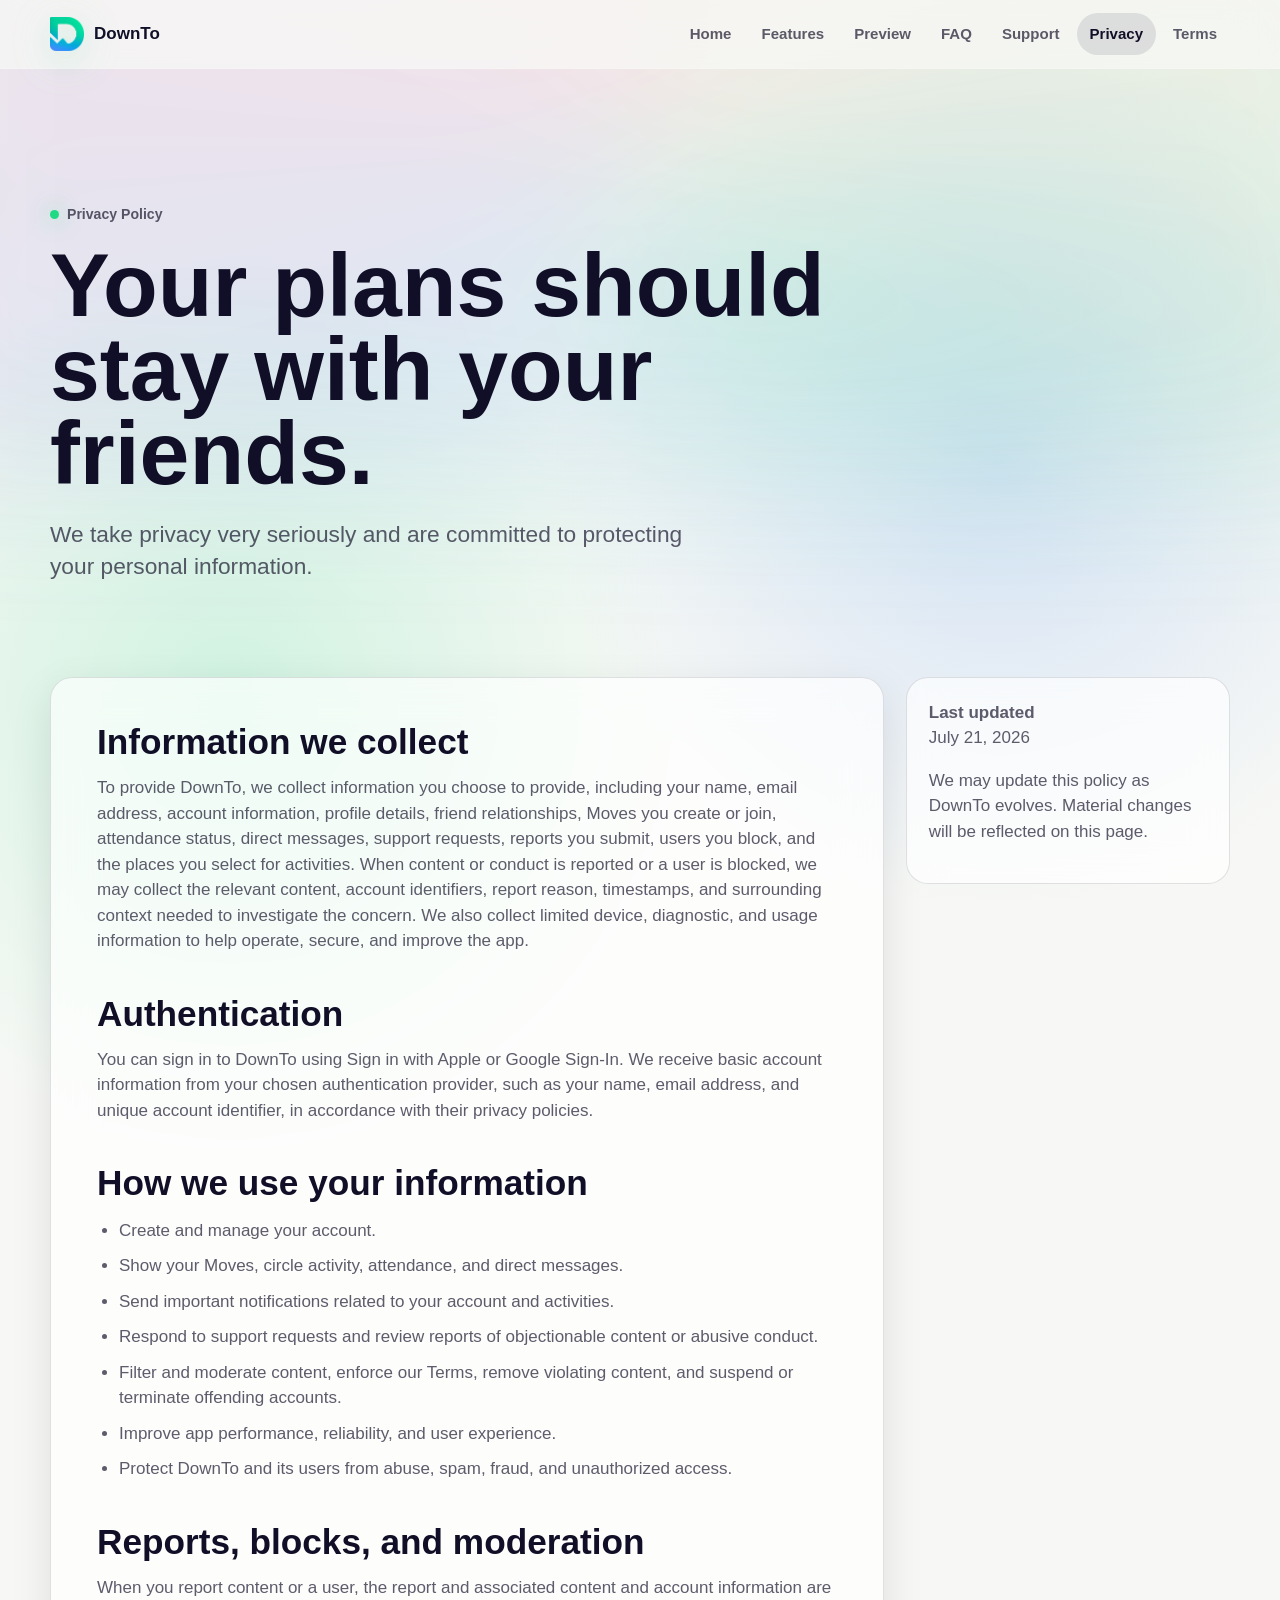
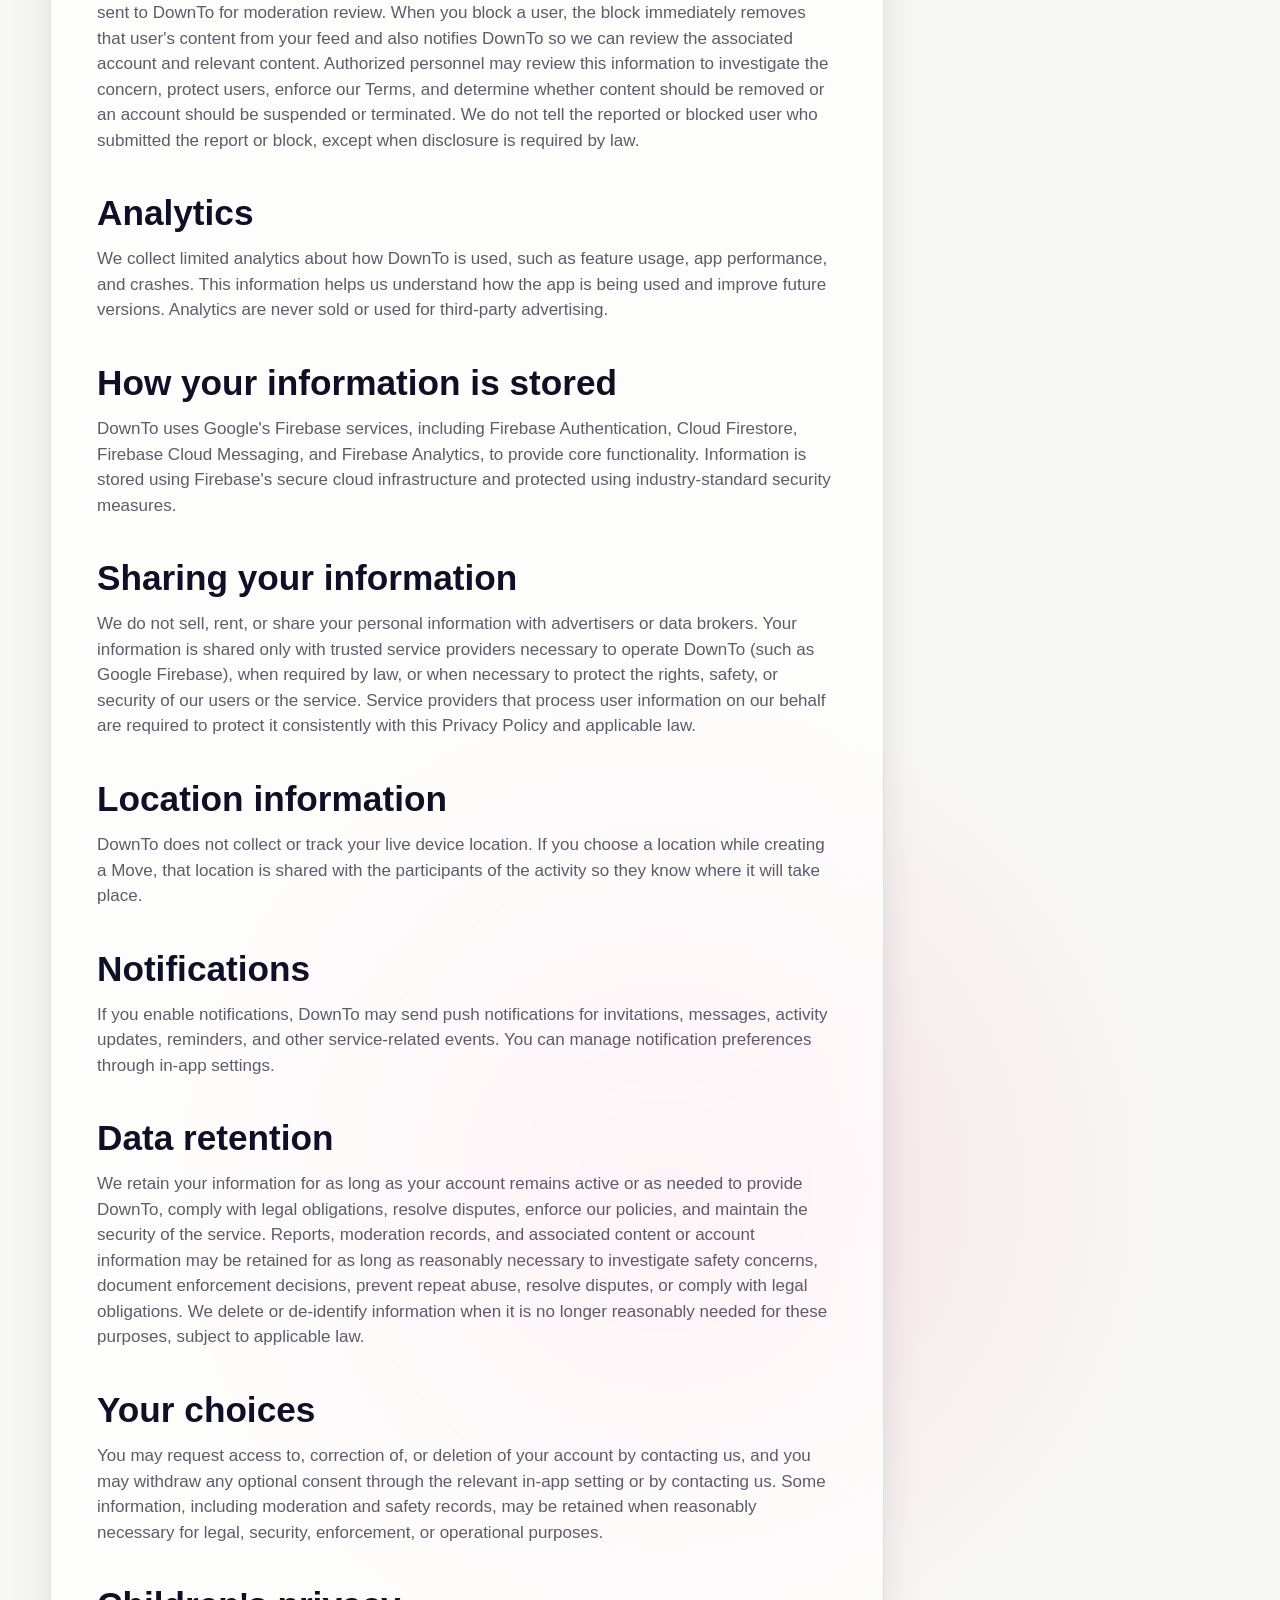
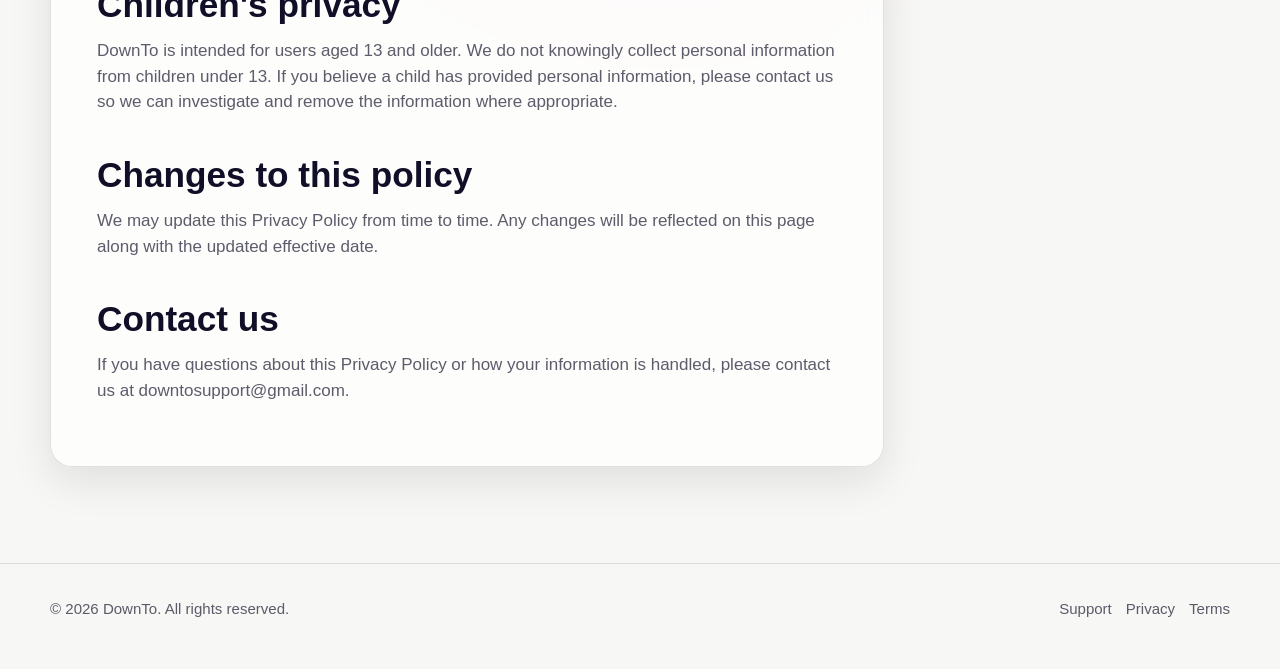
<file: privacy.html>
<!doctype html>
<html lang="en">
<head>
    <meta charset="utf-8">
    <meta name="viewport" content="width=device-width, initial-scale=1">
    <title>Privacy Policy | DownTo</title>
    <meta name="description" content="DownTo privacy policy for the iOS app and website.">
    <meta name="theme-color" content="#20d982">
    <link rel="icon" href="assets/favicon-32.png" sizes="32x32">
    <link rel="icon" href="assets/favicon-512.png" sizes="512x512">
    <link rel="apple-touch-icon" href="assets/apple-touch-icon.png">
    <link rel="stylesheet" href="styles.css">
</head>
<body>
    <a class="skip-link" href="#main">Skip to content</a>
    <header class="site-header">
        <nav class="nav" aria-label="Main navigation">
            <a class="brand" href="index.html" aria-label="DownTo home">
                <img src="assets/down-to-logo.png" alt="" width="34" height="34">
                <span>DownTo</span>
            </a>
            <button class="menu-toggle" type="button" aria-label="Open navigation" aria-expanded="false"><span></span><span></span></button>
            <div class="nav-links">
                <a href="index.html">Home</a>
                <a href="index.html#features">Features</a>
                <a href="index.html#screenshots">Preview</a>
                <a href="index.html#faq">FAQ</a>
                <a href="support.html">Support</a>
                <a href="privacy.html" aria-current="page">Privacy</a>
                <a href="terms.html">Terms</a>
            </div>
        </nav>
    </header>

    <main id="main">
        <section class="page-hero container">
            <p class="eyebrow">Privacy Policy</p>
            <h1>Your plans should stay with your friends.</h1>
            <p class="lead">We take privacy very seriously and are committed to protecting your personal information.</p>
        </section>

        <div class="legal-layout container">
        <article class="legal-card">
            <h2>Information we collect</h2>
            <p>
                To provide DownTo, we collect information you choose to provide, including your
                name, email address, account information, profile details, friend relationships,
                Moves you create or join, attendance status, direct messages, support requests,
                reports you submit, users you block, and the places you select for activities.
                When content or conduct is reported or a user is blocked, we may collect the
                relevant content, account identifiers, report reason, timestamps, and surrounding
                context needed to investigate the concern. We also collect limited device,
                diagnostic, and usage information to help operate, secure, and improve the app.
            </p>
            <h2>Authentication</h2>
            <p>
                You can sign in to DownTo using Sign in with Apple or Google Sign-In. We receive
                basic account information from your chosen authentication provider, such as your
                name, email address, and unique account identifier, in accordance with their
                privacy policies.
            </p>
            <h2>How we use your information</h2>
            <ul class="legal-list">
                <li>Create and manage your account.</li>
                <li>Show your Moves, circle activity, attendance, and direct messages.</li>
                <li>Send important notifications related to your account and activities.</li>
                <li>Respond to support requests and review reports of objectionable content or abusive conduct.</li>
                <li>Filter and moderate content, enforce our Terms, remove violating content, and suspend or terminate offending accounts.</li>
                <li>Improve app performance, reliability, and user experience.</li>
                <li>Protect DownTo and its users from abuse, spam, fraud, and unauthorized access.</li>
            </ul>
            <h2>Reports, blocks, and moderation</h2>
            <p>
                When you report content or a user, the report and associated content and account
                information are sent to DownTo for moderation review. When you block a user, the
                block immediately removes that user's content from your feed and also notifies
                DownTo so we can review the associated account and relevant content. Authorized
                personnel may review this information to investigate the concern, protect users,
                enforce our Terms, and determine whether content should be removed or an account
                should be suspended or terminated. We do not tell the reported or blocked user
                who submitted the report or block, except when disclosure is required by law.
            </p>
            <h2>Analytics</h2>
            <p>
                We collect limited analytics about how DownTo is used, such as feature usage,
                app performance, and crashes. This information helps us understand how the app
                is being used and improve future versions. Analytics are never sold or used for
                third-party advertising.
            </p>
            <h2>How your information is stored</h2>
            <p>
                DownTo uses Google's Firebase services, including Firebase Authentication,
                Cloud Firestore, Firebase Cloud Messaging, and Firebase Analytics, to provide
                core functionality. Information is stored using Firebase's secure cloud
                infrastructure and protected using industry-standard security measures.
            </p>
            <h2>Sharing your information</h2>
            <p>
                We do not sell, rent, or share your personal information with advertisers or
                data brokers. Your information is shared only with trusted service providers
                necessary to operate DownTo (such as Google Firebase), when required by law,
                or when necessary to protect the rights, safety, or security of our users or
                the service. Service providers that process user information on our behalf are
                required to protect it consistently with this Privacy Policy and applicable law.
            </p>
            <h2>Location information</h2>
            <p>
                DownTo does not collect or track your live device location. If you choose a
                location while creating a Move, that location is shared with the participants
                of the activity so they know where it will take place.
            </p>
            <h2>Notifications</h2>
            <p>
                If you enable notifications, DownTo may send push notifications for invitations,
                messages, activity updates, reminders, and other service-related events. You can
                manage notification preferences through in-app settings.
            </p>
            <h2>Data retention</h2>
            <p>
                We retain your information for as long as your account remains active or as
                needed to provide DownTo, comply with legal obligations, resolve disputes,
                enforce our policies, and maintain the security of the service. Reports,
                moderation records, and associated content or account information may be retained
                for as long as reasonably necessary to investigate safety concerns, document
                enforcement decisions, prevent repeat abuse, resolve disputes, or comply with
                legal obligations. We delete or de-identify information when it is no longer
                reasonably needed for these purposes, subject to applicable law.
            </p>
            <h2>Your choices</h2>
            <p>
                You may request access to, correction of, or deletion of your account by
                contacting us, and you may withdraw any optional consent through the relevant
                in-app setting or by contacting us. Some information, including moderation and
                safety records, may be retained when reasonably necessary for legal, security,
                enforcement, or operational purposes.
            </p>
            <h2>Children's privacy</h2>
            <p>
                DownTo is intended for users aged 13 and older. We do not knowingly collect
                personal information from children under 13. If you believe a child has
                provided personal information, please contact us so we can investigate and
                remove the information where appropriate.
            </p>
            <h2>Changes to this policy</h2>
            <p>
                We may update this Privacy Policy from time to time. Any changes will be
                reflected on this page along with the updated effective date.
            </p>
            <h2>Contact us</h2>
            <p>
                If you have questions about this Privacy Policy or how your information is
                handled, please contact us at
                <a href="mailto:downtosupport@gmail.com">downtosupport@gmail.com</a>.
            </p>
        </article>
            <aside class="side-note">
                <strong>Last updated</strong>
                <p>July 21, 2026</p>
                <p>We may update this policy as DownTo evolves. Material changes will be reflected on this page.</p>
            </aside>
        </div>
    </main>

    <footer class="footer">
        <div class="footer-inner">
            <span>&copy; <span data-year></span> DownTo. All rights reserved.</span>
            <div class="footer-links">
                <a href="support.html">Support</a>
                <a href="privacy.html">Privacy</a>
                <a href="terms.html">Terms</a>
            </div>
        </div>
    </footer>
    <script src="script.js" defer></script>
</body>
</html>
</file>
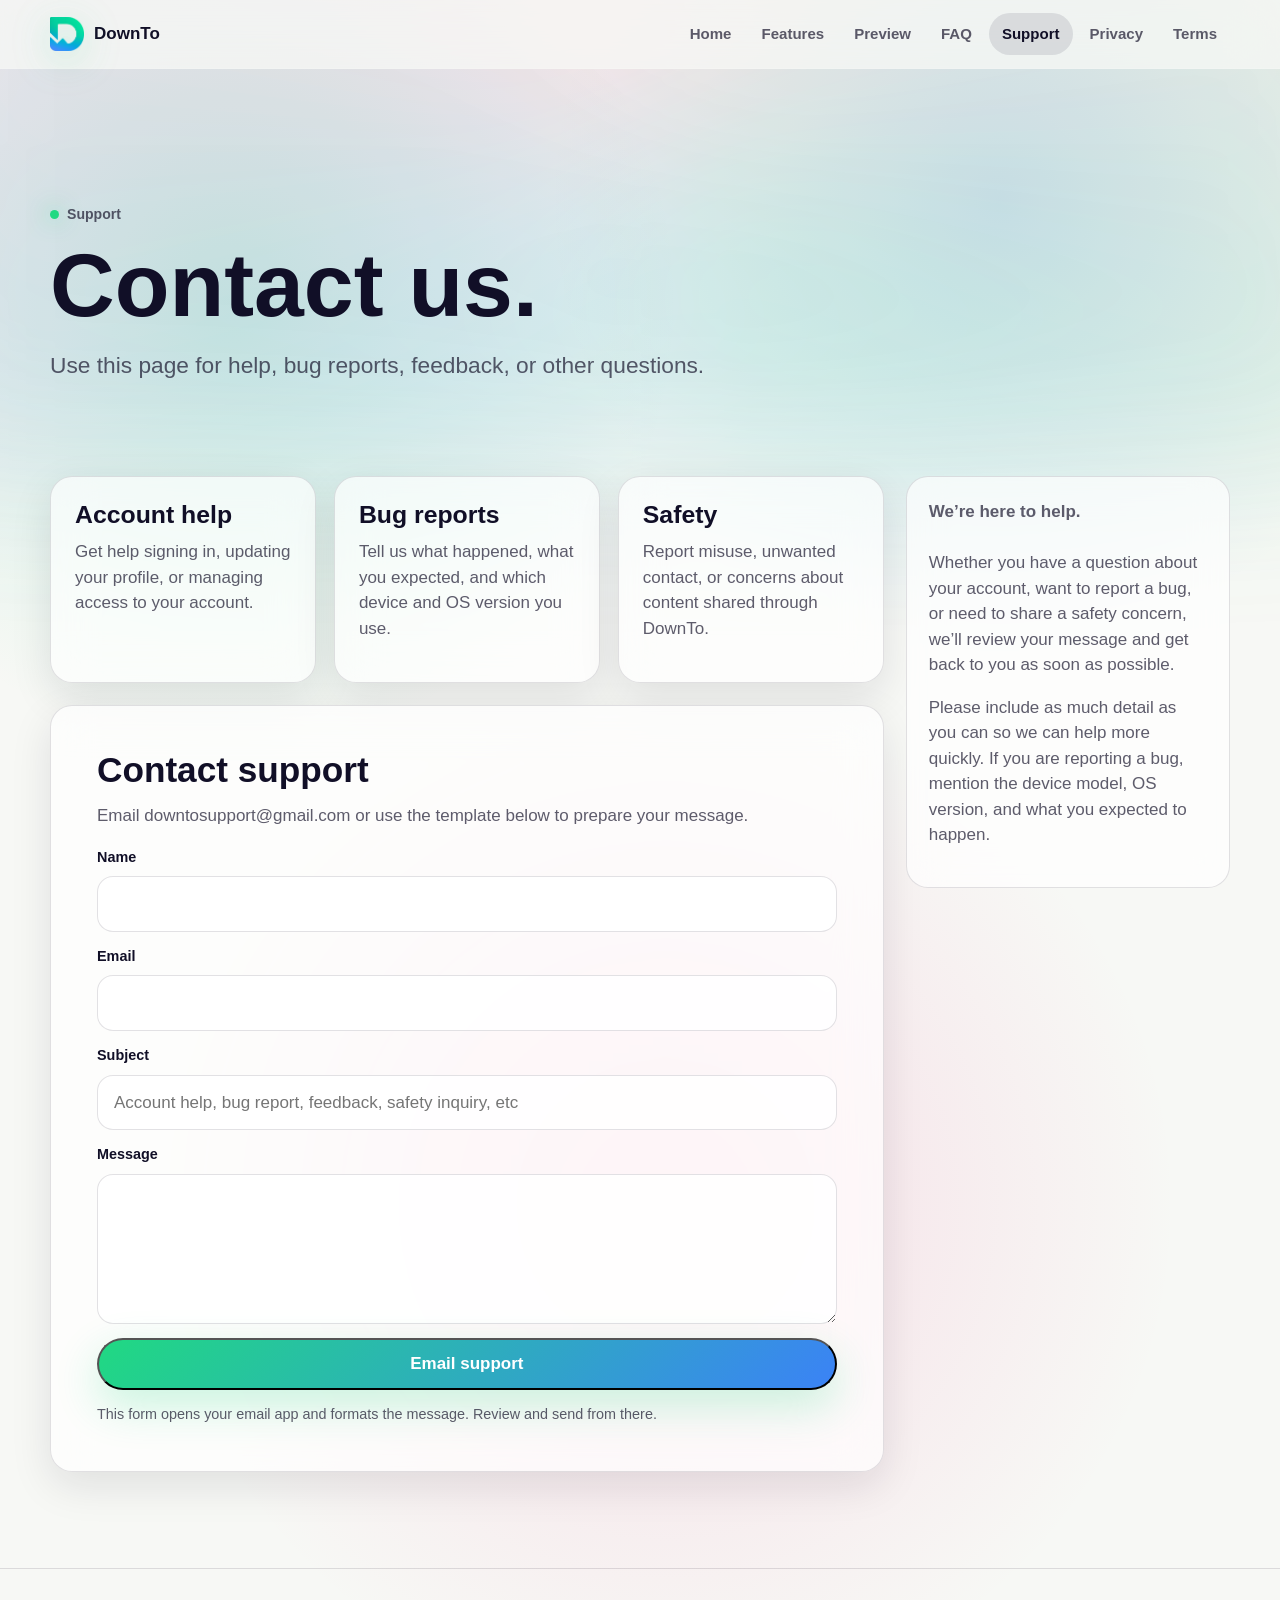
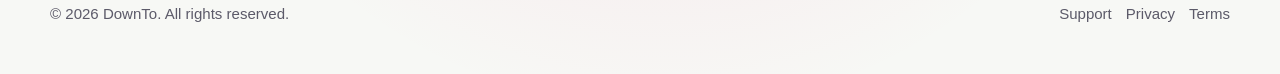
<file: support.html>
<!doctype html>
<html lang="en">
<head>
    <meta charset="utf-8">
    <meta name="viewport" content="width=device-width, initial-scale=1">
    <title>Support | DownTo</title>
    <meta name="description" content="Get support for DownTo, report a bug, or contact the team.">
    <meta name="theme-color" content="#20d982">
    <link rel="icon" href="assets/favicon-32.png" sizes="32x32">
    <link rel="icon" href="assets/favicon-512.png" sizes="512x512">
    <link rel="apple-touch-icon" href="assets/apple-touch-icon.png">
    <link rel="stylesheet" href="styles.css">
</head>
<body>
    <a class="skip-link" href="#main">Skip to content</a>
    <header class="site-header">
        <nav class="nav" aria-label="Main navigation">
            <a class="brand" href="index.html" aria-label="DownTo home">
                <img src="assets/down-to-logo.png" alt="" width="34" height="34">
                <span>DownTo</span>
            </a>
            <button class="menu-toggle" type="button" aria-label="Open navigation" aria-expanded="false"><span></span><span></span></button>
            <div class="nav-links">
                <a href="index.html">Home</a>
                <a href="index.html#features">Features</a>
                <a href="index.html#screenshots">Preview</a>
                <a href="index.html#faq">FAQ</a>
                <a href="support.html" aria-current="page">Support</a>
                <a href="privacy.html">Privacy</a>
                <a href="terms.html">Terms</a>
            </div>
        </nav>
    </header>

    <main id="main">
        <section class="page-hero container">
            <p class="eyebrow">Support</p>
            <h1>Contact us.</h1>
            <p class="lead">Use this page for help, bug reports, feedback, or other questions.</p>
        </section>

        <section class="container support-layout" aria-label="Support options">
            <div>
                <div class="support-grid">
                    <article class="support-card">
                        <h3>Account help</h3>
                        <p>Get help signing in, updating your profile, or managing access to your account.</p>
                    </article>
                    <article class="support-card">
                        <h3>Bug reports</h3>
                        <p>Tell us what happened, what you expected, and which device and OS version you use.</p>
                    </article>
                    <article class="support-card">
                        <h3>Safety</h3>
                        <p>Report misuse, unwanted contact, or concerns about content shared through DownTo.</p>
                    </article>
                </div>

                <article class="legal-card">
                    <h2>Contact support</h2>
                    <p>Email <a href="mailto:downtosupport@gmail.com">downtosupport@gmail.com</a> or use the template below to prepare your message.</p>
                    <form class="support-form" action="mailto:downtosupport@gmail.com" method="post" enctype="text/plain">
                        <div class="field">
                            <label for="name">Name</label>
                            <input id="name" name="name" autocomplete="name" required>
                        </div>
                        <div class="field">
                            <label for="email">Email</label>
                            <input id="email" name="email" type="email" autocomplete="email" required>
                        </div>
                        <div class="field">
                            <label for="subject">Subject</label>
                            <input id="subject" name="subject" placeholder="Account help, bug report, feedback, safety inquiry, etc" required>
                        </div>
                        <div class="field">
                            <label for="message">Message</label>
                            <textarea id="message" name="message" required></textarea>
                        </div>
                        <button class="button" type="submit">Email support</button>
                        <p class="form-note">This form opens your email app and formats the message. Review and send from there.</p>
                    </form>
                </article>
            </div>

            <aside class="side-note">
                <strong>We’re here to help.</strong>
                <p><br>Whether you have a question about your account, want to report a bug, or need to share a safety concern, we’ll review your message and get back to you as soon as possible.</p>
                <p>Please include as much detail as you can so we can help more quickly. If you are reporting a bug, mention the device model, OS version, and what you expected to happen.</p>
            </aside>
        </section>
    </main>

    <footer class="footer">
        <div class="footer-inner">
            <span>&copy; <span data-year></span> DownTo. All rights reserved.</span>
            <div class="footer-links">
                <a href="support.html">Support</a>
                <a href="privacy.html">Privacy</a>
                <a href="terms.html">Terms</a>
            </div>
        </div>
    </footer>
    <script src="script.js" defer></script>
    <script>
        document.addEventListener('DOMContentLoaded', () => {
            const form = document.querySelector('.support-form');
            if (!form) return;

            form.addEventListener('submit', (event) => {
                event.preventDefault();

                const name = form.elements.name.value.trim();
                const email = form.elements.email.value.trim();
                const subject = form.elements.subject.value.trim();
                const message = form.elements.message.value.trim();

                const body = `My name is ${name}. You can reach me at ${email}. Message: ${message}`;
                const mailtoUrl = `mailto:downtosupport@gmail.com?subject=${encodeURIComponent(subject)}&body=${encodeURIComponent(body)}`;

                window.location.href = mailtoUrl;
            });
        });
    </script>
</body>
</html>
</file>
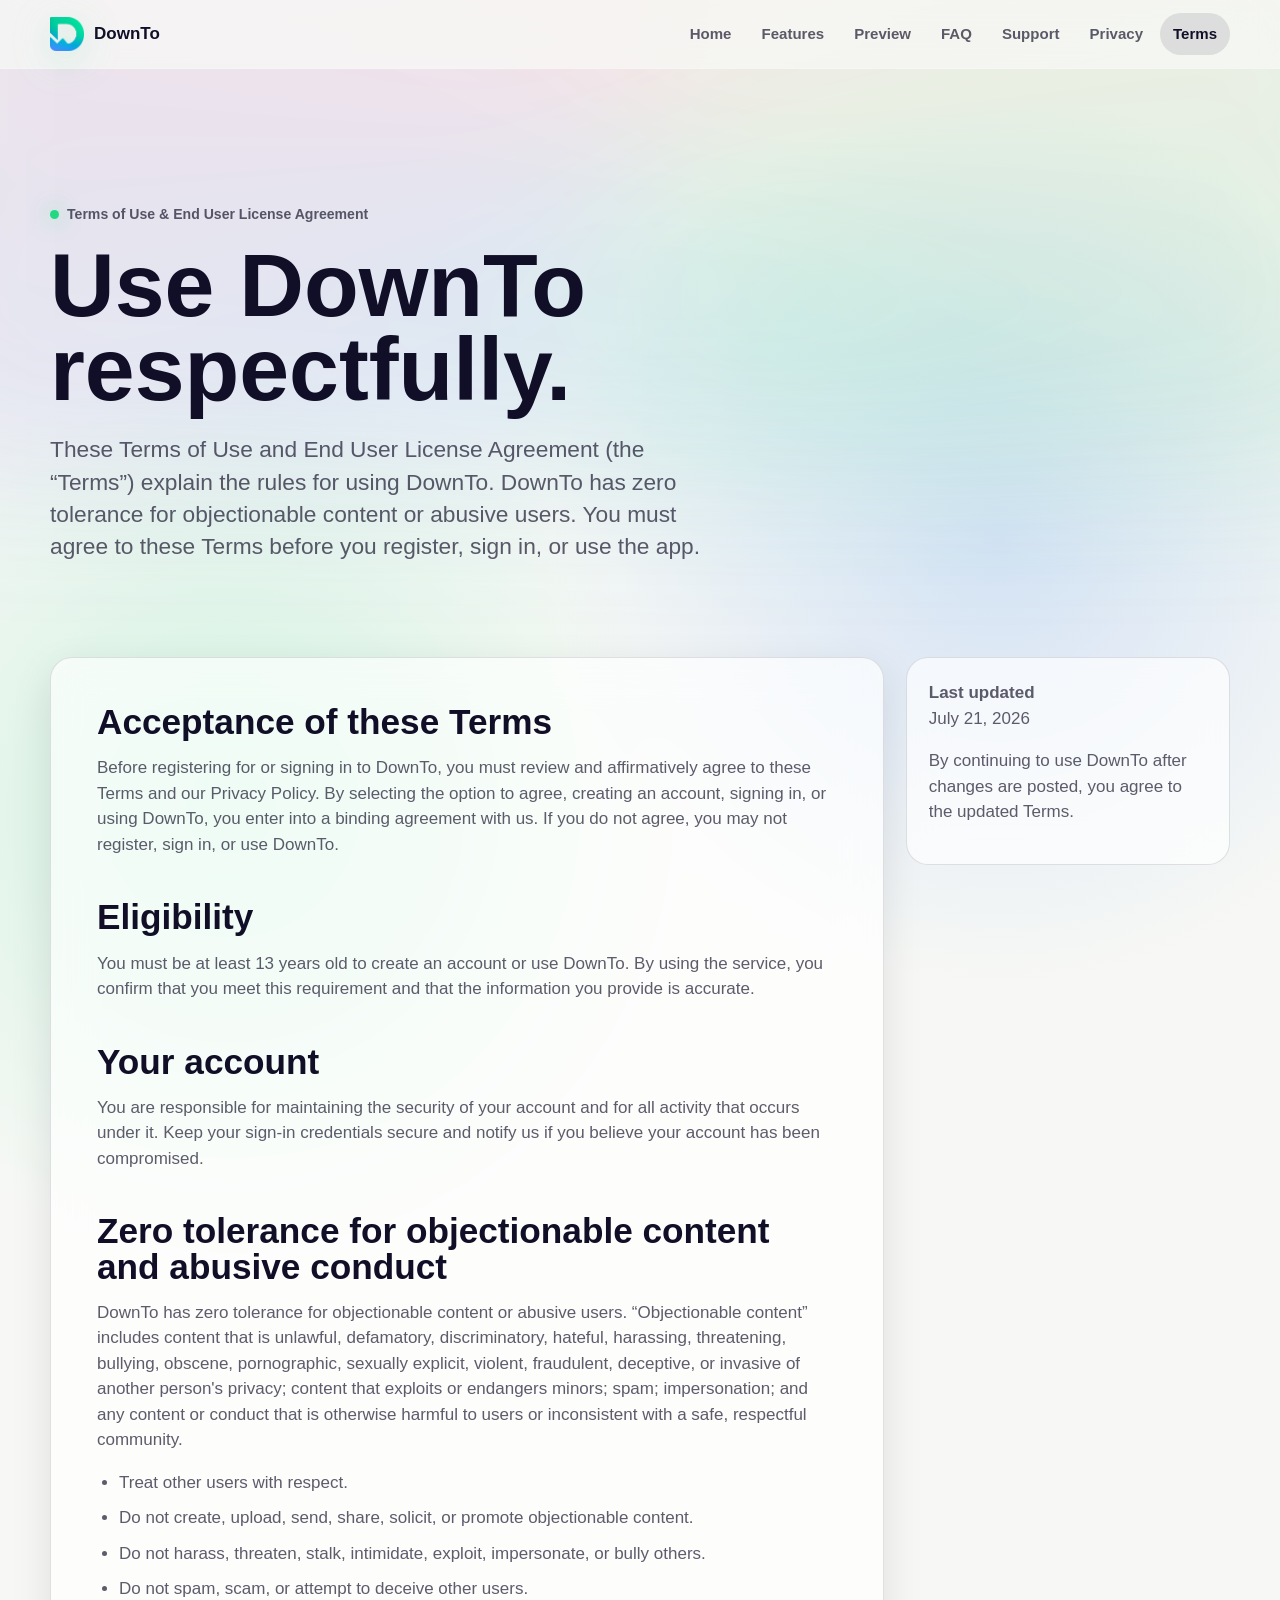
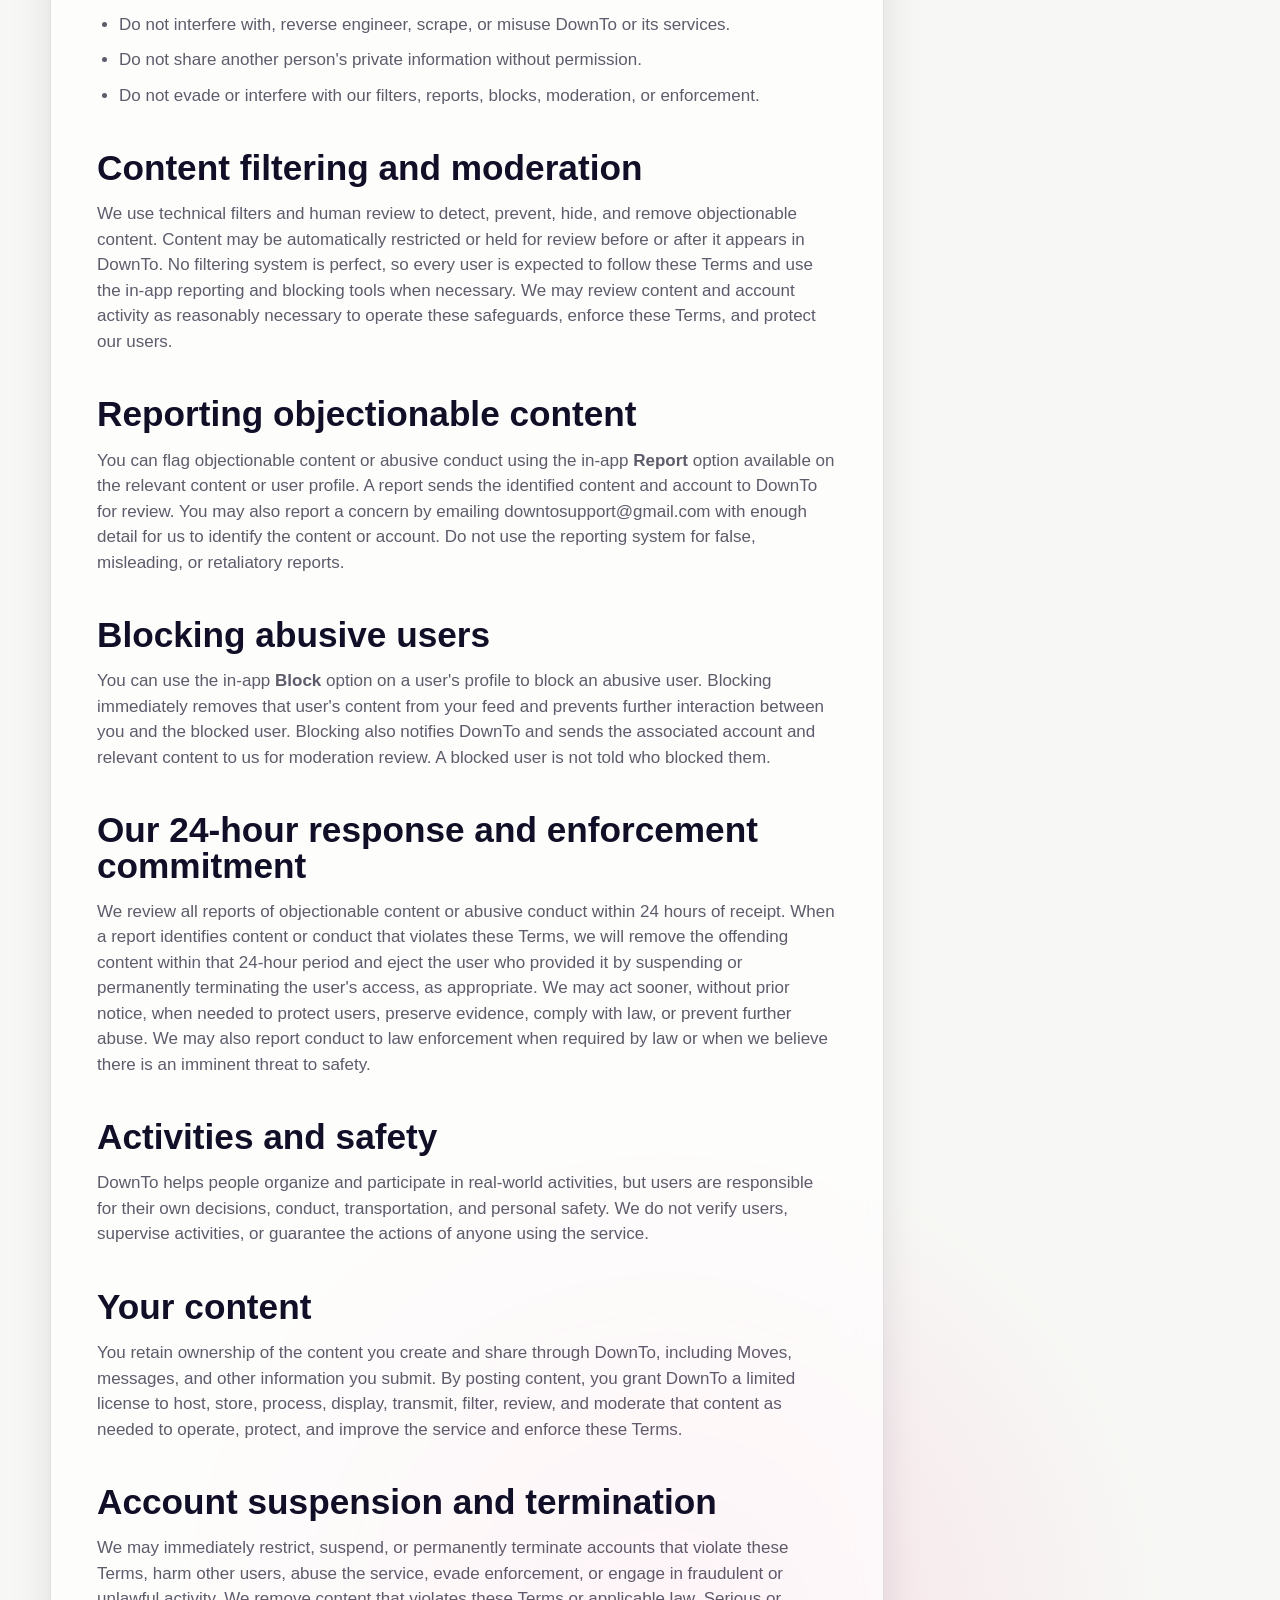
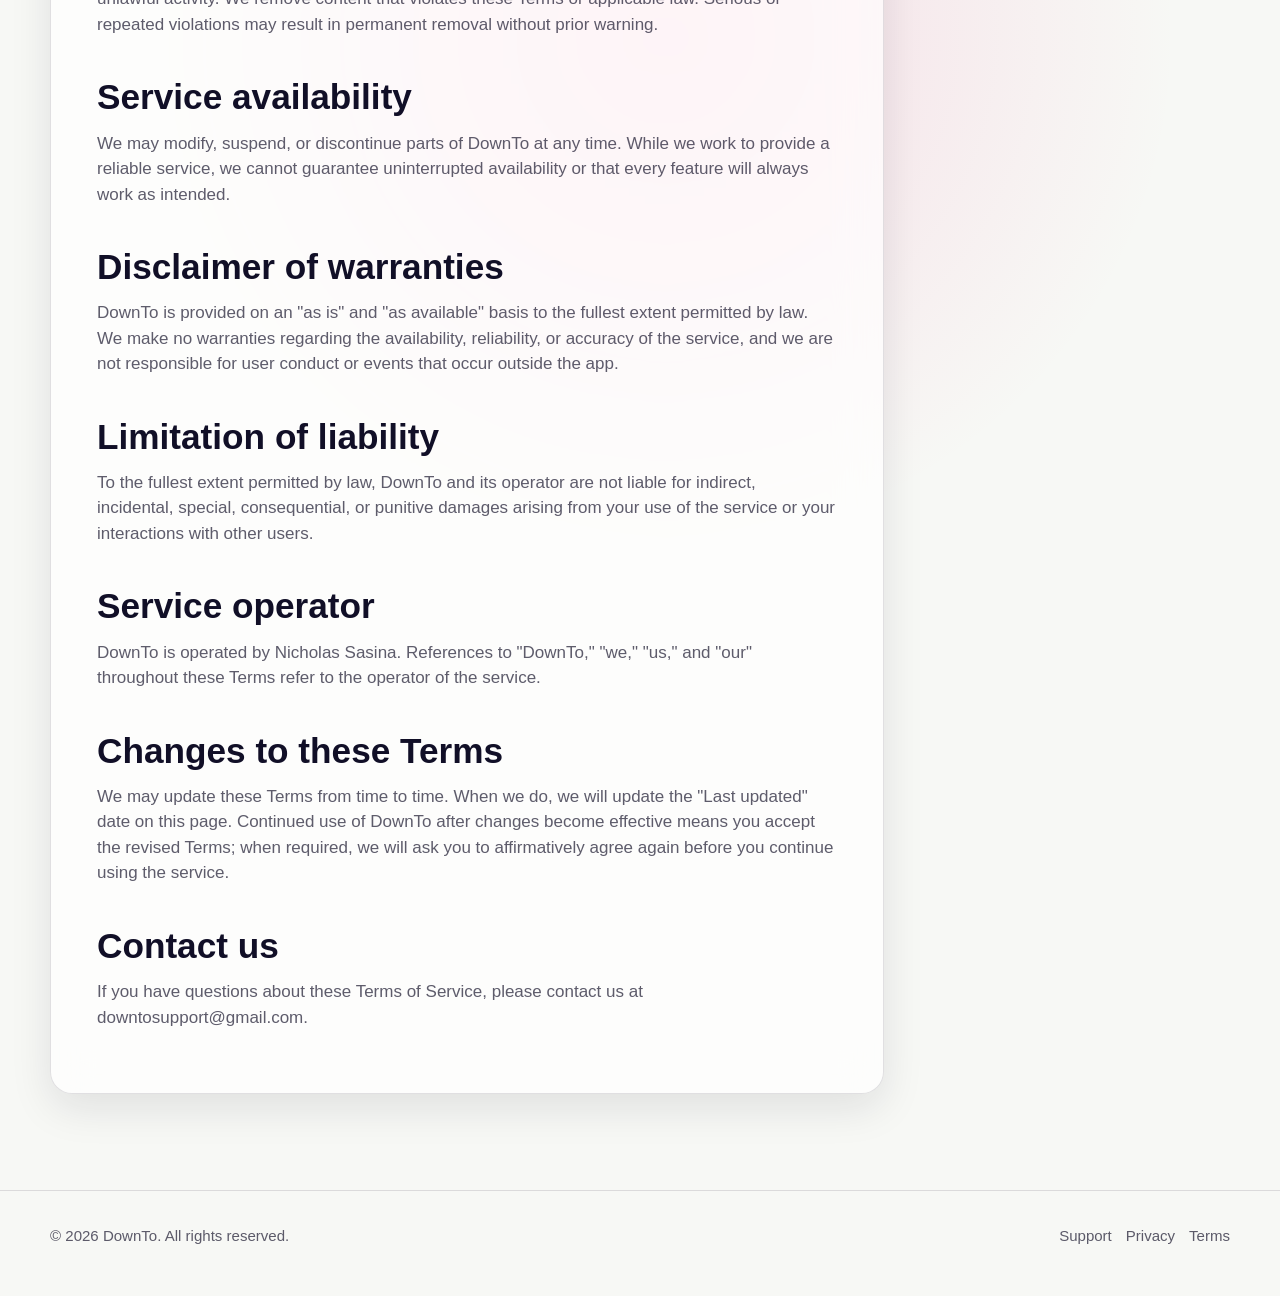
<file: terms.html>
<!doctype html>
<html lang="en">
<head>
    <meta charset="utf-8">
    <meta name="viewport" content="width=device-width, initial-scale=1">
    <title>Terms of Use (EULA) | DownTo</title>
    <meta name="description" content="DownTo terms of use and end user license agreement for the iOS app and website.">
    <meta name="theme-color" content="#20d982">
    <link rel="icon" href="assets/favicon-32.png" sizes="32x32">
    <link rel="icon" href="assets/favicon-512.png" sizes="512x512">
    <link rel="apple-touch-icon" href="assets/apple-touch-icon.png">
    <link rel="stylesheet" href="styles.css">
</head>
<body>
    <a class="skip-link" href="#main">Skip to content</a>
    <header class="site-header">
        <nav class="nav" aria-label="Main navigation">
            <a class="brand" href="index.html" aria-label="DownTo home">
                <img src="assets/down-to-logo.png" alt="" width="34" height="34">
                <span>DownTo</span>
            </a>
            <button class="menu-toggle" type="button" aria-label="Open navigation" aria-expanded="false"><span></span><span></span></button>
            <div class="nav-links">
                <a href="index.html">Home</a>
                <a href="index.html#features">Features</a>
                <a href="index.html#screenshots">Preview</a>
                <a href="index.html#faq">FAQ</a>
                <a href="support.html">Support</a>
                <a href="privacy.html">Privacy</a>
                <a href="terms.html" aria-current="page">Terms</a>
            </div>
        </nav>
    </header>

    <main id="main">
        <section class="page-hero container">
            <p class="eyebrow">Terms of Use &amp; End User License Agreement</p>
            <h1>Use DownTo respectfully.</h1>
            <p class="lead">
                These Terms of Use and End User License Agreement (the “Terms”) explain the
                rules for using DownTo. DownTo has zero tolerance for objectionable content
                or abusive users. You must agree to these Terms before you register, sign in,
                or use the app.
            </p>
        </section>

        <div class="legal-layout container">
            <article class="legal-card">
                <h2>Acceptance of these Terms</h2>
                <p>
                    Before registering for or signing in to DownTo, you must review and
                    affirmatively agree to these Terms and our Privacy Policy. By selecting
                    the option to agree, creating an account, signing in, or using DownTo,
                    you enter into a binding agreement with us. If you do not agree, you may
                    not register, sign in, or use DownTo.
                </p>

                <h2>Eligibility</h2>
                <p>
                    You must be at least 13 years old to create an account or use DownTo. By
                    using the service, you confirm that you meet this requirement and that the
                    information you provide is accurate.
                </p>

                <h2>Your account</h2>
                <p>
                    You are responsible for maintaining the security of your account and for
                    all activity that occurs under it. Keep your sign-in credentials secure
                    and notify us if you believe your account has been compromised.
                </p>

                <h2>Zero tolerance for objectionable content and abusive conduct</h2>
                <p>
                    DownTo has zero tolerance for objectionable content or abusive users.
                    “Objectionable content” includes content that is unlawful, defamatory,
                    discriminatory, hateful, harassing, threatening, bullying, obscene,
                    pornographic, sexually explicit, violent, fraudulent, deceptive, or
                    invasive of another person's privacy; content that exploits or endangers
                    minors; spam; impersonation; and any content or conduct that is otherwise
                    harmful to users or inconsistent with a safe, respectful community.
                </p>
                <ul class="legal-list">
                    <li>Treat other users with respect.</li>
                    <li>Do not create, upload, send, share, solicit, or promote objectionable content.</li>
                    <li>Do not harass, threaten, stalk, intimidate, exploit, impersonate, or bully others.</li>
                    <li>Do not spam, scam, or attempt to deceive other users.</li>
                    <li>Do not interfere with, reverse engineer, scrape, or misuse DownTo or its services.</li>
                    <li>Do not share another person's private information without permission.</li>
                    <li>Do not evade or interfere with our filters, reports, blocks, moderation, or enforcement.</li>
                </ul>

                <h2>Content filtering and moderation</h2>
                <p>
                    We use technical filters and human review to detect, prevent, hide, and
                    remove objectionable content. Content may be automatically restricted or
                    held for review before or after it appears in DownTo. No filtering system
                    is perfect, so every user is expected to follow these Terms and use the
                    in-app reporting and blocking tools when necessary. We may review content
                    and account activity as reasonably necessary to operate these safeguards,
                    enforce these Terms, and protect our users.
                </p>

                <h2>Reporting objectionable content</h2>
                <p>
                    You can flag objectionable content or abusive conduct using the in-app
                    <strong>Report</strong> option available on the relevant content or user
                    profile. A report sends the identified content and account to DownTo for
                    review. You may also report a concern by emailing
                    <a href="mailto:downtosupport@gmail.com">downtosupport@gmail.com</a> with
                    enough detail for us to identify the content or account. Do not use the
                    reporting system for false, misleading, or retaliatory reports.
                </p>

                <h2>Blocking abusive users</h2>
                <p>
                    You can use the in-app <strong>Block</strong> option on a user's profile
                    to block an abusive user. Blocking immediately removes that user's content
                    from your feed and prevents further interaction between you and the blocked
                    user. Blocking also notifies DownTo and sends the associated account and
                    relevant content to us for moderation review. A blocked user is not told
                    who blocked them.
                </p>

                <h2>Our 24-hour response and enforcement commitment</h2>
                <p>
                    We review all reports of objectionable content or abusive conduct within
                    24 hours of receipt. When a report identifies content or conduct that
                    violates these Terms, we will remove the offending content within that
                    24-hour period and eject the user who provided it by suspending or
                    permanently terminating the user's access, as appropriate. We may act
                    sooner, without prior notice, when needed to protect users, preserve
                    evidence, comply with law, or prevent further abuse. We may also report
                    conduct to law enforcement when required by law or when we believe there
                    is an imminent threat to safety.
                </p>

                <h2>Activities and safety</h2>
                <p>
                    DownTo helps people organize and participate in real-world activities, but
                    users are responsible for their own decisions, conduct, transportation,
                    and personal safety. We do not verify users, supervise activities, or
                    guarantee the actions of anyone using the service.
                </p>

                <h2>Your content</h2>
                <p>
                    You retain ownership of the content you create and share through DownTo,
                    including Moves, messages, and other information you submit. By posting
                    content, you grant DownTo a limited license to host, store, process,
                    display, transmit, filter, review, and moderate that content as needed to
                    operate, protect, and improve the service and enforce these Terms.
                </p>

                <h2>Account suspension and termination</h2>
                <p>
                    We may immediately restrict, suspend, or permanently terminate accounts
                    that violate these Terms, harm other users, abuse the service, evade
                    enforcement, or engage in fraudulent or unlawful activity. We remove
                    content that violates these Terms or applicable law. Serious or repeated
                    violations may result in permanent removal without prior warning.
                </p>

                <h2>Service availability</h2>
                <p>
                    We may modify, suspend, or discontinue parts of DownTo at any time. While
                    we work to provide a reliable service, we cannot guarantee uninterrupted
                    availability or that every feature will always work as intended.
                </p>

                <h2>Disclaimer of warranties</h2>
                <p>
                    DownTo is provided on an "as is" and "as available" basis to the fullest
                    extent permitted by law. We make no warranties regarding the availability,
                    reliability, or accuracy of the service, and we are not responsible for
                    user conduct or events that occur outside the app.
                </p>

                <h2>Limitation of liability</h2>
                <p>
                    To the fullest extent permitted by law, DownTo and its operator are not
                    liable for indirect, incidental, special, consequential, or punitive
                    damages arising from your use of the service or your interactions with
                    other users.
                </p>

                <h2>Service operator</h2>
                <p>
                    DownTo is operated by Nicholas Sasina. References to "DownTo," "we,"
                    "us," and "our" throughout these Terms refer to the operator of the
                    service.
                </p>

                <h2>Changes to these Terms</h2>
                <p>
                    We may update these Terms from time to time. When we do, we
                    will update the "Last updated" date on this page. Continued use of
                    DownTo after changes become effective means you accept the revised Terms;
                    when required, we will ask you to affirmatively agree again before you
                    continue using the service.
                </p>

                <h2>Contact us</h2>
                <p>
                    If you have questions about these Terms of Service, please contact us at
                    <a href="mailto:downtosupport@gmail.com">downtosupport@gmail.com</a>.
                </p>
            </article>

            <aside class="side-note">
                <strong>Last updated</strong>
                <p>July 21, 2026</p>
                <p>By continuing to use DownTo after changes are posted, you agree to the updated Terms.</p>
            </aside>
        </div>
    </main>

    <footer class="footer">
        <div class="footer-inner">
            <span>&copy; <span data-year></span> DownTo. All rights reserved.</span>
            <div class="footer-links">
                <a href="support.html">Support</a>
                <a href="privacy.html">Privacy</a>
                <a href="terms.html">Terms</a>
            </div>
        </div>
    </footer>
    <script src="script.js" defer></script>
</body>
</html>
</file>
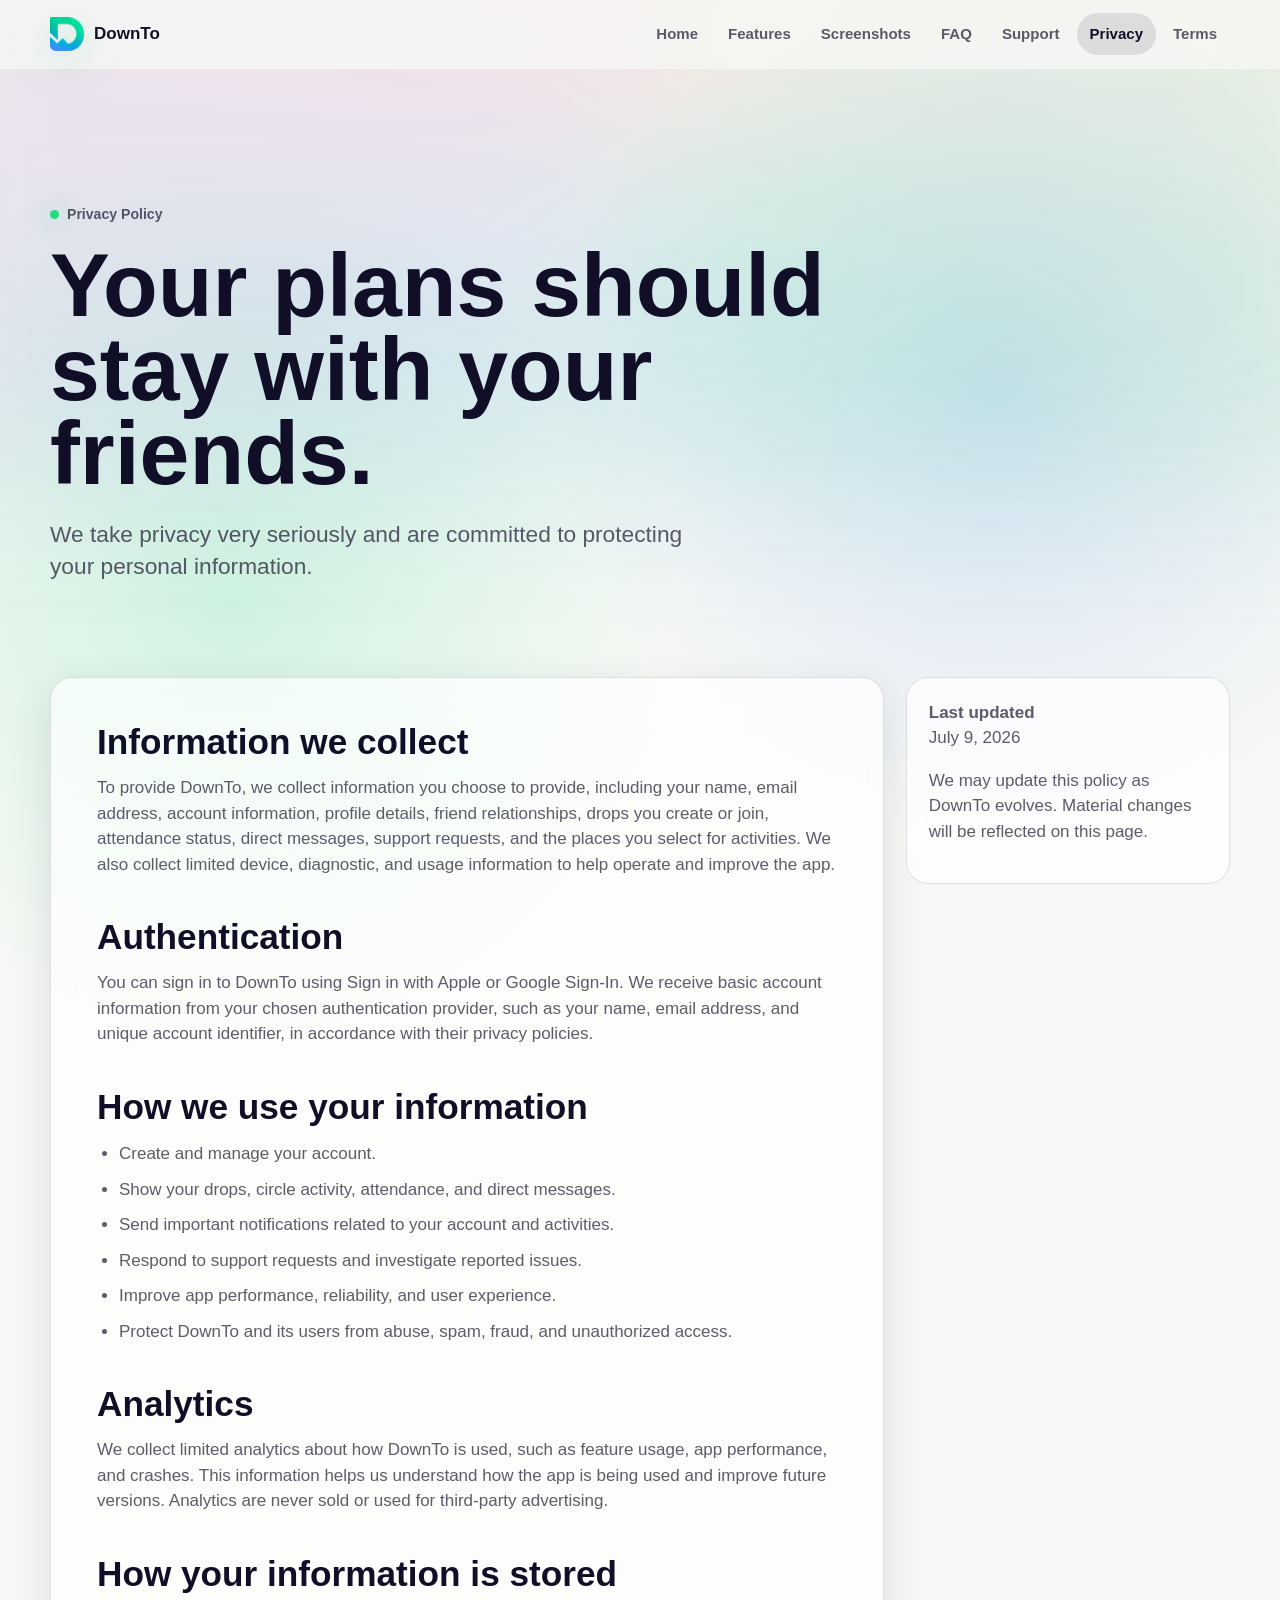
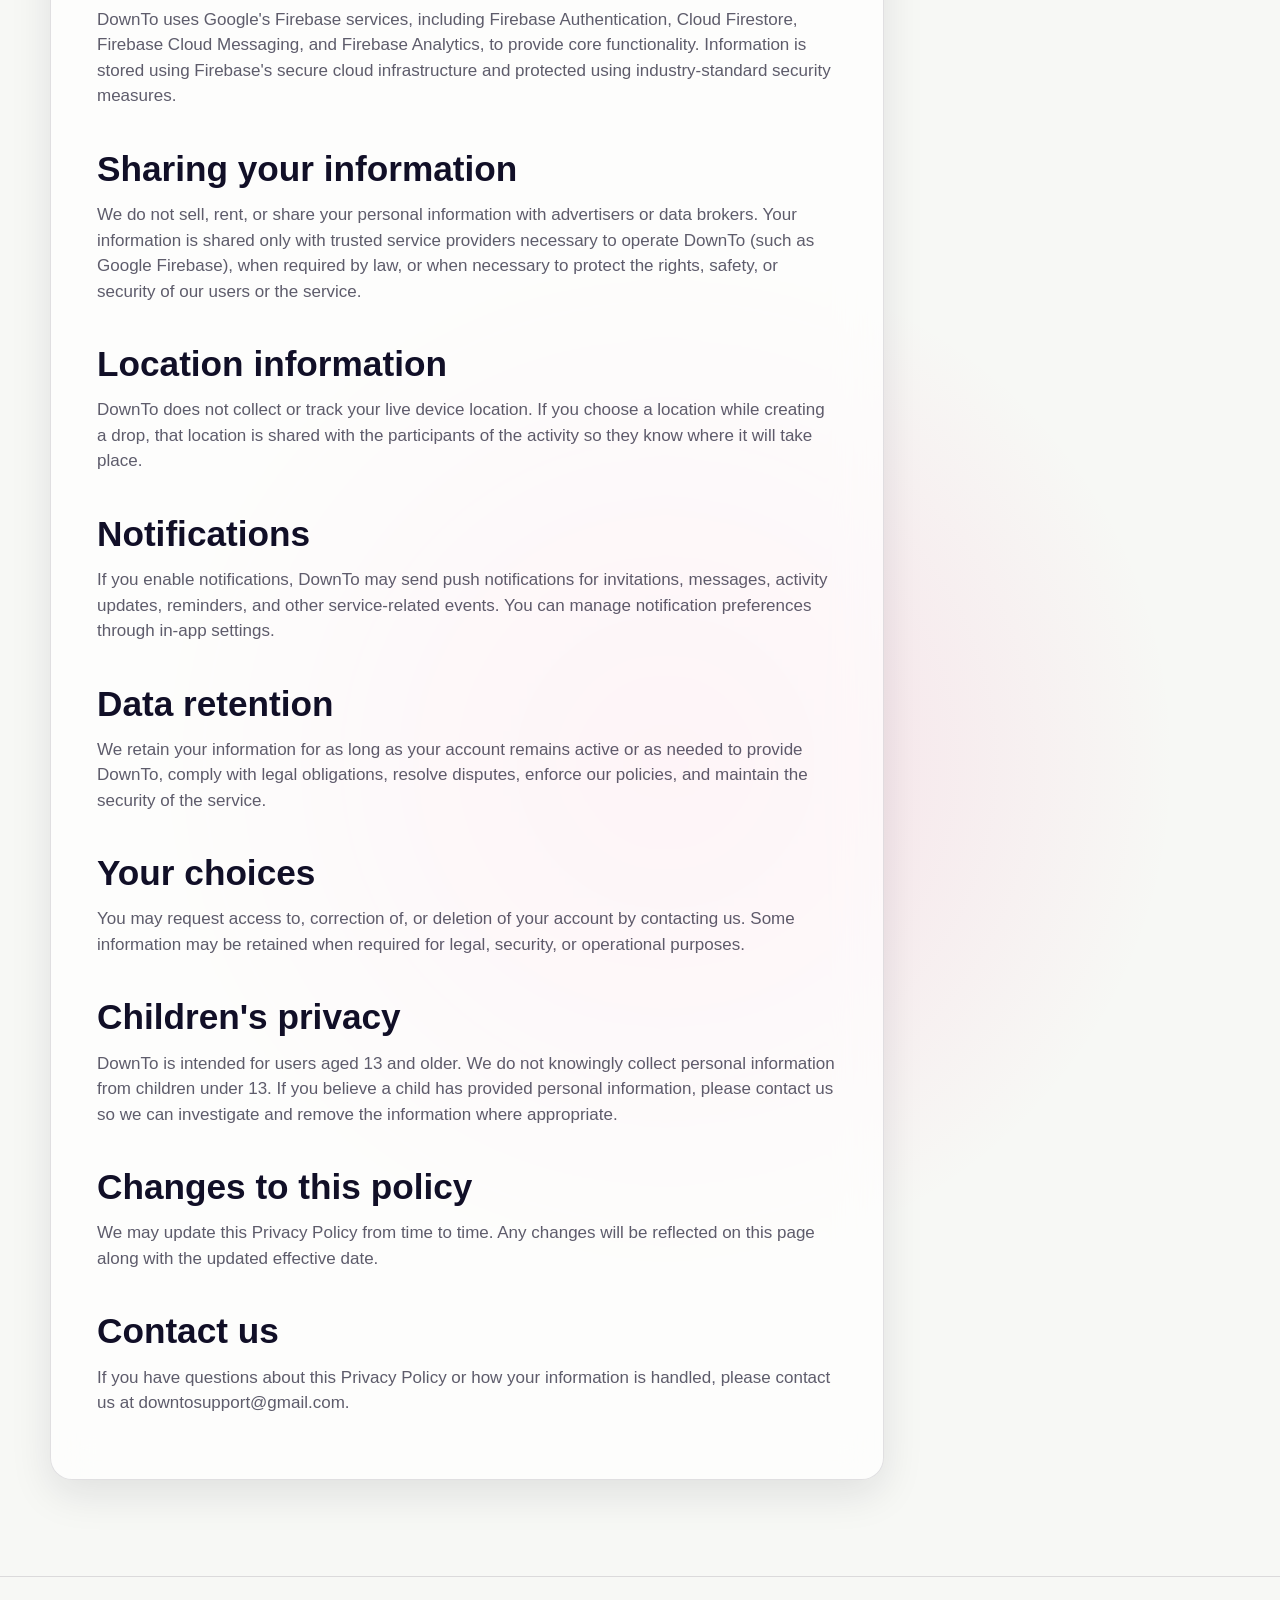
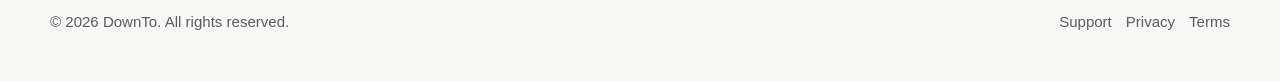
<file: website/privacy.html>
<!doctype html>
<html lang="en">
<head>
    <meta charset="utf-8">
    <meta name="viewport" content="width=device-width, initial-scale=1">
    <title>Privacy Policy | DownTo</title>
    <meta name="description" content="DownTo privacy policy for the iOS app and website.">
    <meta name="theme-color" content="#20d982">
    <link rel="icon" href="assets/favicon-32.png" sizes="32x32">
    <link rel="icon" href="assets/favicon-512.png" sizes="512x512">
    <link rel="apple-touch-icon" href="assets/apple-touch-icon.png">
    <link rel="stylesheet" href="styles.css">
</head>
<body>
    <a class="skip-link" href="#main">Skip to content</a>
    <header class="site-header">
        <nav class="nav" aria-label="Main navigation">
            <a class="brand" href="index.html" aria-label="DownTo home">
                <img src="assets/down-to-logo.png" alt="" width="34" height="34">
                <span>DownTo</span>
            </a>
            <button class="menu-toggle" type="button" aria-label="Open navigation" aria-expanded="false"><span></span><span></span></button>
            <div class="nav-links">
                <a href="index.html">Home</a>
                <a href="index.html#features">Features</a>
                <a href="index.html#screenshots">Screenshots</a>
                <a href="index.html#faq">FAQ</a>
                <a href="support.html">Support</a>
                <a href="privacy.html" aria-current="page">Privacy</a>
                <a href="terms.html">Terms</a>
            </div>
        </nav>
    </header>

    <main id="main">
        <section class="page-hero container">
            <p class="eyebrow">Privacy Policy</p>
            <h1>Your plans should stay with your friends.</h1>
            <p class="lead">We take privacy very seriously and are committed to protecting your personal information.</p>
        </section>

        <div class="legal-layout container">
        <article class="legal-card">
            <h2>Information we collect</h2>
            <p>
                To provide DownTo, we collect information you choose to provide, including your
                name, email address, account information, profile details, friend relationships,
                drops you create or join, attendance status, direct messages, support requests,
                and the places you select for activities. We also collect limited device,
                diagnostic, and usage information to help operate and improve the app.
            </p>
            <h2>Authentication</h2>
            <p>
                You can sign in to DownTo using Sign in with Apple or Google Sign-In. We receive
                basic account information from your chosen authentication provider, such as your
                name, email address, and unique account identifier, in accordance with their
                privacy policies.
            </p>
            <h2>How we use your information</h2>
            <ul class="legal-list">
                <li>Create and manage your account.</li>
                <li>Show your drops, circle activity, attendance, and direct messages.</li>
                <li>Send important notifications related to your account and activities.</li>
                <li>Respond to support requests and investigate reported issues.</li>
                <li>Improve app performance, reliability, and user experience.</li>
                <li>Protect DownTo and its users from abuse, spam, fraud, and unauthorized access.</li>
            </ul>
            <h2>Analytics</h2>
            <p>
                We collect limited analytics about how DownTo is used, such as feature usage,
                app performance, and crashes. This information helps us understand how the app
                is being used and improve future versions. Analytics are never sold or used for
                third-party advertising.
            </p>
            <h2>How your information is stored</h2>
            <p>
                DownTo uses Google's Firebase services, including Firebase Authentication,
                Cloud Firestore, Firebase Cloud Messaging, and Firebase Analytics, to provide
                core functionality. Information is stored using Firebase's secure cloud
                infrastructure and protected using industry-standard security measures.
            </p>
            <h2>Sharing your information</h2>
            <p>
                We do not sell, rent, or share your personal information with advertisers or
                data brokers. Your information is shared only with trusted service providers
                necessary to operate DownTo (such as Google Firebase), when required by law,
                or when necessary to protect the rights, safety, or security of our users or
                the service.
            </p>
            <h2>Location information</h2>
            <p>
                DownTo does not collect or track your live device location. If you choose a
                location while creating a drop, that location is shared with the participants
                of the activity so they know where it will take place.
            </p>
            <h2>Notifications</h2>
            <p>
                If you enable notifications, DownTo may send push notifications for invitations,
                messages, activity updates, reminders, and other service-related events. You can
                manage notification preferences through in-app settings.
            </p>
            <h2>Data retention</h2>
            <p>
                We retain your information for as long as your account remains active or as
                needed to provide DownTo, comply with legal obligations, resolve disputes,
                enforce our policies, and maintain the security of the service.
            </p>
            <h2>Your choices</h2>
            <p>
                You may request access to, correction of, or deletion of your account by
                contacting us. Some information may be retained when required for legal,
                security, or operational purposes.
            </p>
            <h2>Children's privacy</h2>
            <p>
                DownTo is intended for users aged 13 and older. We do not knowingly collect
                personal information from children under 13. If you believe a child has
                provided personal information, please contact us so we can investigate and
                remove the information where appropriate.
            </p>
            <h2>Changes to this policy</h2>
            <p>
                We may update this Privacy Policy from time to time. Any changes will be
                reflected on this page along with the updated effective date.
            </p>
            <h2>Contact us</h2>
            <p>
                If you have questions about this Privacy Policy or how your information is
                handled, please contact us at
                <a href="mailto:downtosupport@gmail.com">downtosupport@gmail.com</a>.
            </p>
        </article>
            <aside class="side-note">
                <strong>Last updated</strong>
                <p>July 9, 2026</p>
                <p>We may update this policy as DownTo evolves. Material changes will be reflected on this page.</p>
            </aside>
        </div>
    </main>

    <footer class="footer">
        <div class="footer-inner">
            <span>&copy; <span data-year></span> DownTo. All rights reserved.</span>
            <div class="footer-links">
                <a href="support.html">Support</a>
                <a href="privacy.html">Privacy</a>
                <a href="terms.html">Terms</a>
            </div>
        </div>
    </footer>
    <script src="script.js" defer></script>
</body>
</html>
</file>
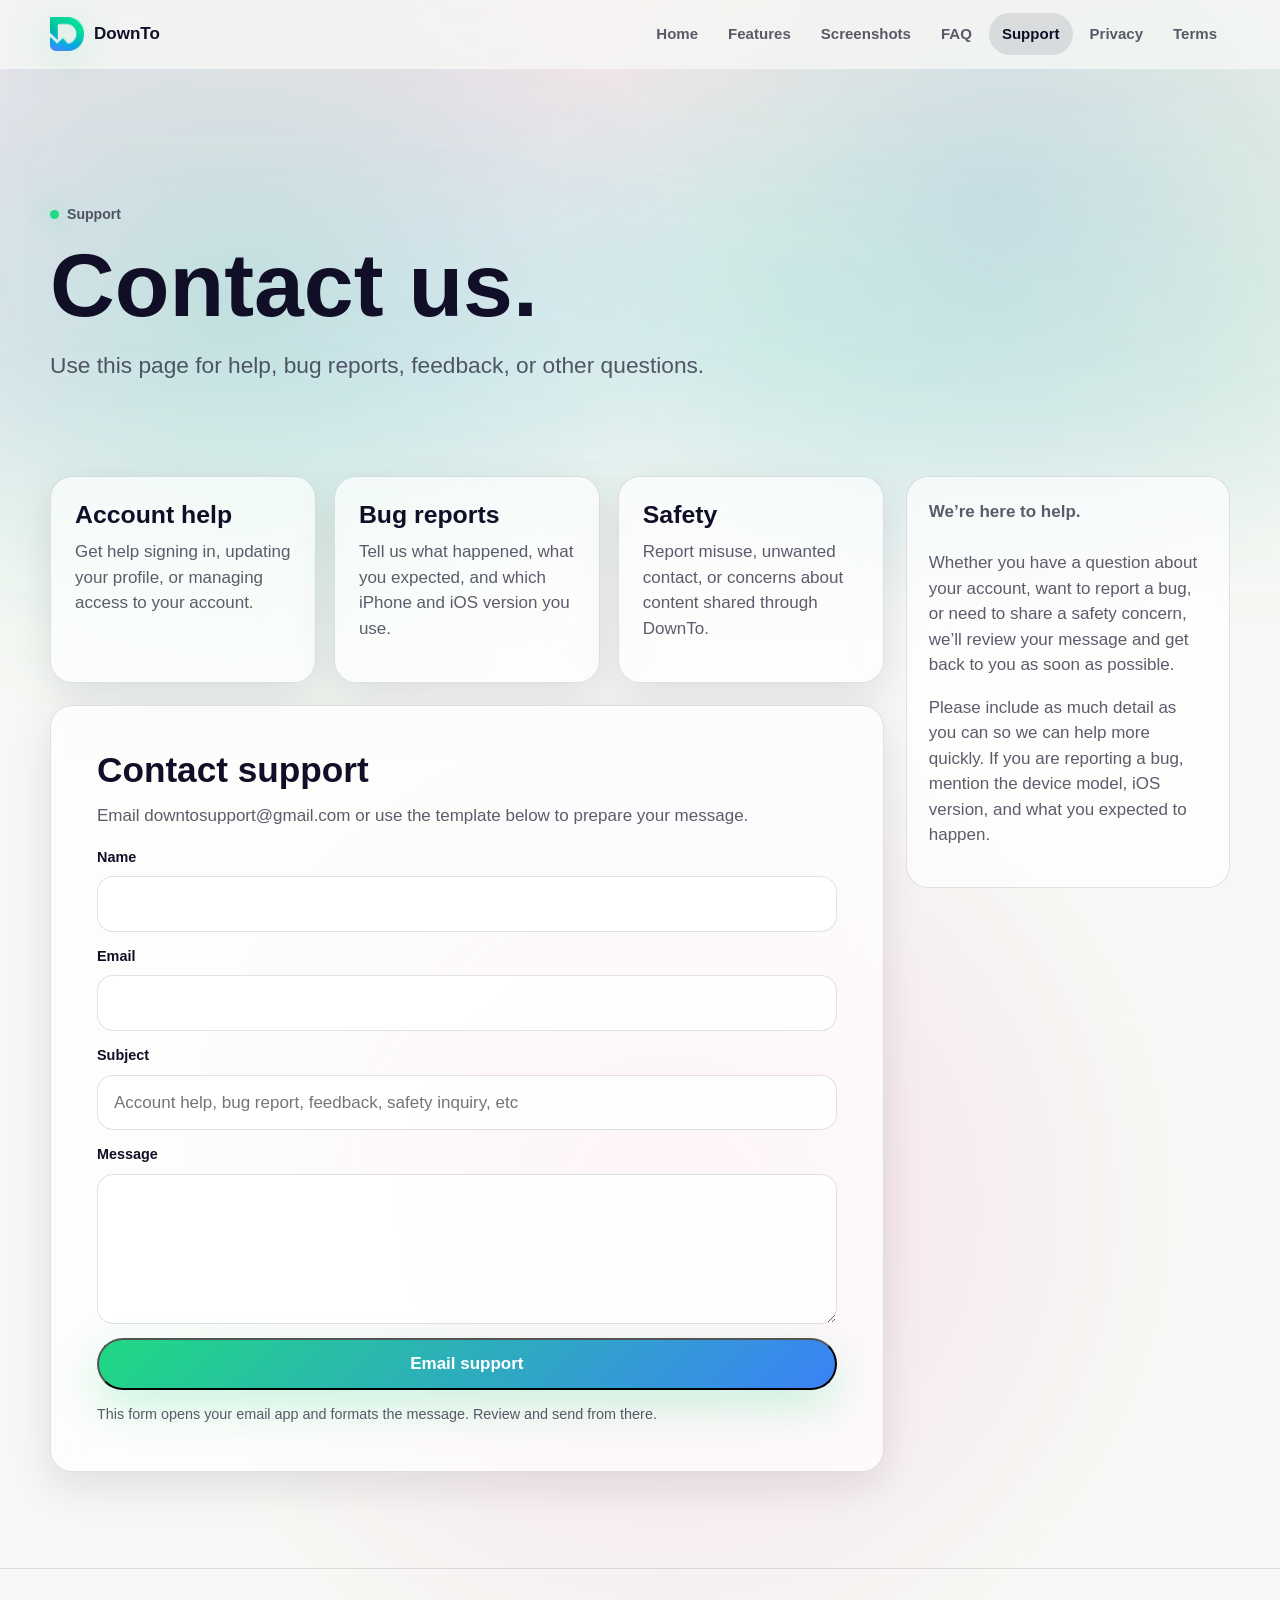
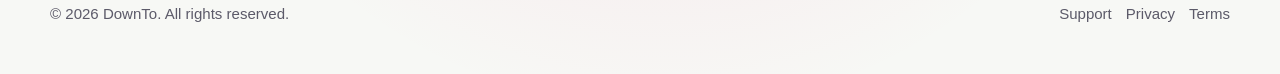
<file: website/support.html>
<!doctype html>
<html lang="en">
<head>
    <meta charset="utf-8">
    <meta name="viewport" content="width=device-width, initial-scale=1">
    <title>Support | DownTo</title>
    <meta name="description" content="Get support for DownTo, report a bug, or contact the team.">
    <meta name="theme-color" content="#20d982">
    <link rel="icon" href="assets/favicon-32.png" sizes="32x32">
    <link rel="icon" href="assets/favicon-512.png" sizes="512x512">
    <link rel="apple-touch-icon" href="assets/apple-touch-icon.png">
    <link rel="stylesheet" href="styles.css">
</head>
<body>
    <a class="skip-link" href="#main">Skip to content</a>
    <header class="site-header">
        <nav class="nav" aria-label="Main navigation">
            <a class="brand" href="index.html" aria-label="DownTo home">
                <img src="assets/down-to-logo.png" alt="" width="34" height="34">
                <span>DownTo</span>
            </a>
            <button class="menu-toggle" type="button" aria-label="Open navigation" aria-expanded="false"><span></span><span></span></button>
            <div class="nav-links">
                <a href="index.html">Home</a>
                <a href="index.html#features">Features</a>
                <a href="index.html#screenshots">Screenshots</a>
                <a href="index.html#faq">FAQ</a>
                <a href="support.html" aria-current="page">Support</a>
                <a href="privacy.html">Privacy</a>
                <a href="terms.html">Terms</a>
            </div>
        </nav>
    </header>

    <main id="main">
        <section class="page-hero container">
            <p class="eyebrow">Support</p>
            <h1>Contact us.</h1>
            <p class="lead">Use this page for help, bug reports, feedback, or other questions.</p>
        </section>

        <section class="container support-layout" aria-label="Support options">
            <div>
                <div class="support-grid">
                    <article class="support-card">
                        <h3>Account help</h3>
                        <p>Get help signing in, updating your profile, or managing access to your account.</p>
                    </article>
                    <article class="support-card">
                        <h3>Bug reports</h3>
                        <p>Tell us what happened, what you expected, and which iPhone and iOS version you use.</p>
                    </article>
                    <article class="support-card">
                        <h3>Safety</h3>
                        <p>Report misuse, unwanted contact, or concerns about content shared through DownTo.</p>
                    </article>
                </div>

                <article class="legal-card">
                    <h2>Contact support</h2>
                    <p>Email <a href="mailto:downtosupport@gmail.com">downtosupport@gmail.com</a> or use the template below to prepare your message.</p>
                    <form class="support-form" action="mailto:downtosupport@gmail.com" method="post" enctype="text/plain">
                        <div class="field">
                            <label for="name">Name</label>
                            <input id="name" name="name" autocomplete="name" required>
                        </div>
                        <div class="field">
                            <label for="email">Email</label>
                            <input id="email" name="email" type="email" autocomplete="email" required>
                        </div>
                        <div class="field">
                            <label for="subject">Subject</label>
                            <input id="subject" name="subject" placeholder="Account help, bug report, feedback, safety inquiry, etc" required>
                        </div>
                        <div class="field">
                            <label for="message">Message</label>
                            <textarea id="message" name="message" required></textarea>
                        </div>
                        <button class="button" type="submit">Email support</button>
                        <p class="form-note">This form opens your email app and formats the message. Review and send from there.</p>
                    </form>
                </article>
            </div>

            <aside class="side-note">
                <strong>We’re here to help.</strong>
                <p><br>Whether you have a question about your account, want to report a bug, or need to share a safety concern, we’ll review your message and get back to you as soon as possible.</p>
                <p>Please include as much detail as you can so we can help more quickly. If you are reporting a bug, mention the device model, iOS version, and what you expected to happen.</p>
            </aside>
        </section>
    </main>

    <footer class="footer">
        <div class="footer-inner">
            <span>&copy; <span data-year></span> DownTo. All rights reserved.</span>
            <div class="footer-links">
                <a href="support.html">Support</a>
                <a href="privacy.html">Privacy</a>
                <a href="terms.html">Terms</a>
            </div>
        </div>
    </footer>
    <script src="script.js" defer></script>
    <script>
        document.addEventListener('DOMContentLoaded', () => {
            const form = document.querySelector('.support-form');
            if (!form) return;

            form.addEventListener('submit', (event) => {
                event.preventDefault();

                const name = form.elements.name.value.trim();
                const email = form.elements.email.value.trim();
                const subject = form.elements.subject.value.trim();
                const message = form.elements.message.value.trim();

                const body = `My name is ${name}. You can reach me at ${email}. Message: ${message}`;
                const mailtoUrl = `mailto:downtosupport@gmail.com?subject=${encodeURIComponent(subject)}&body=${encodeURIComponent(body)}`;

                window.location.href = mailtoUrl;
            });
        });
    </script>
</body>
</html>
</file>
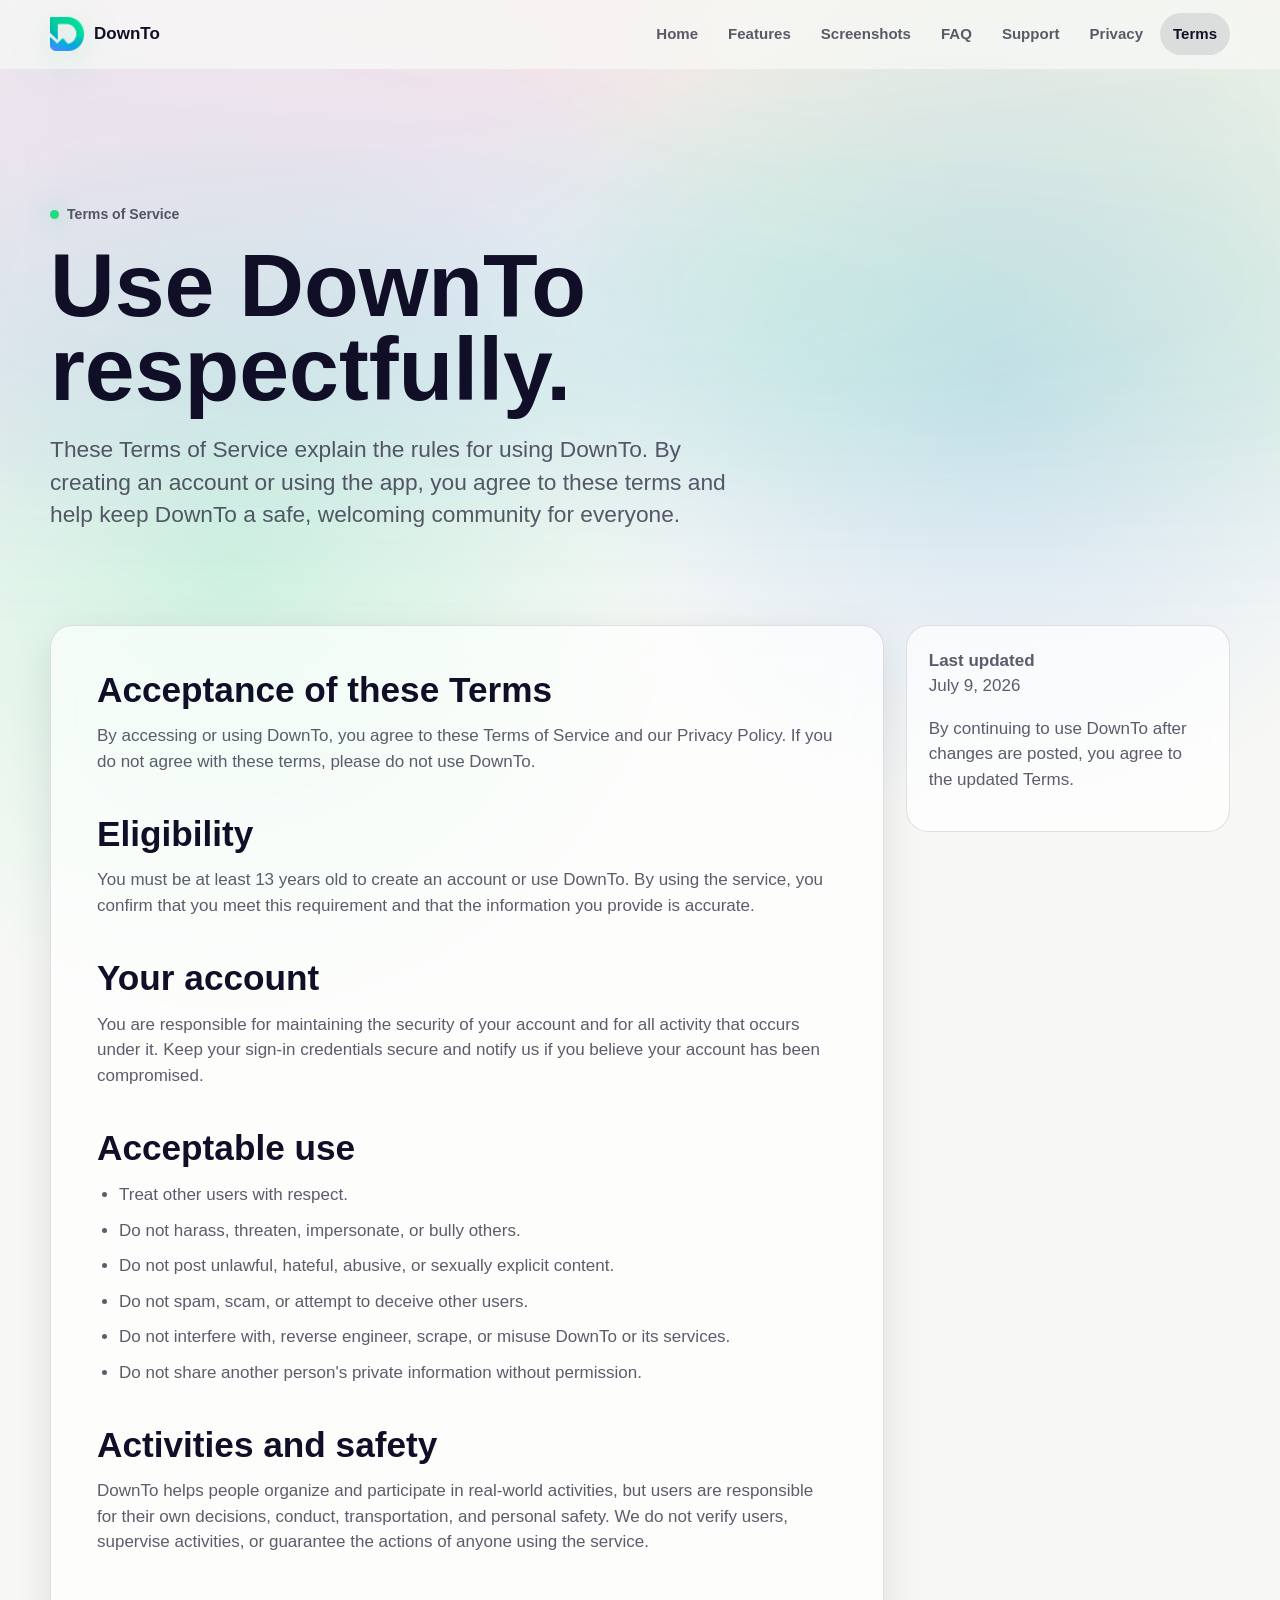
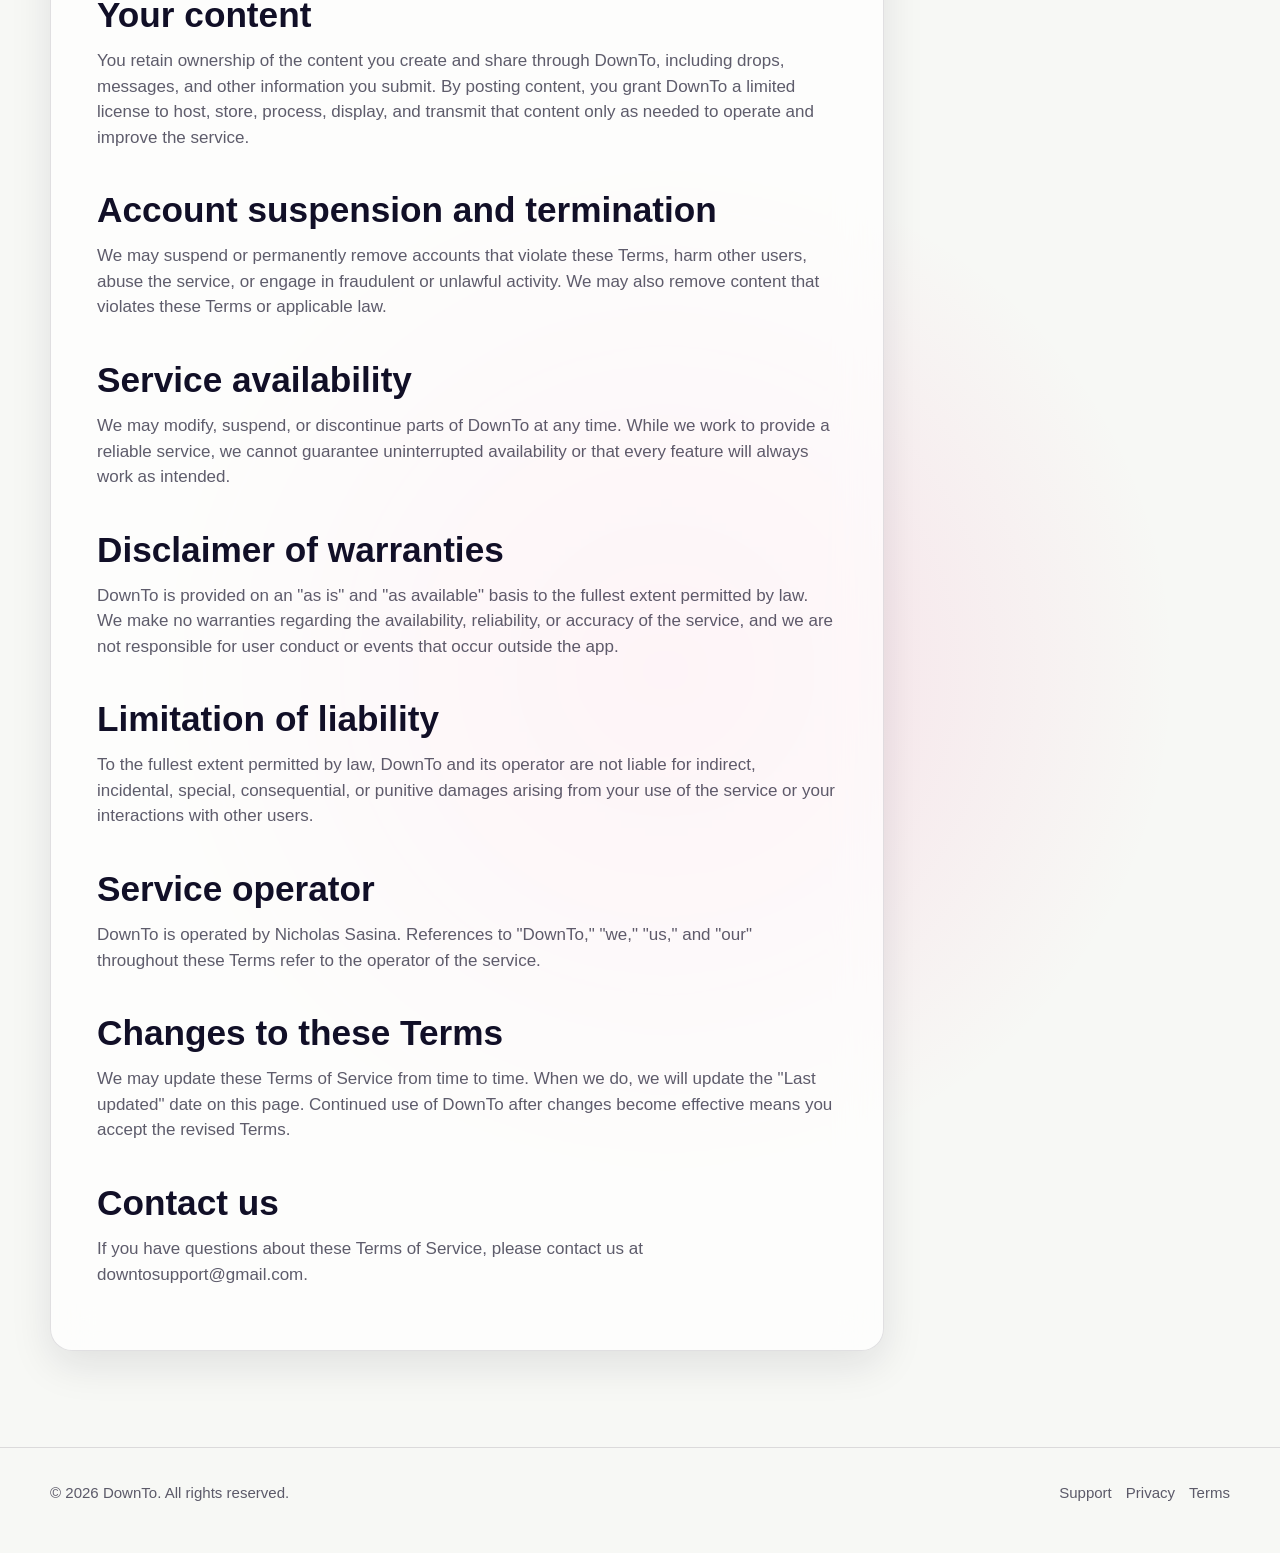
<file: website/terms.html>
<!doctype html>
<html lang="en">
<head>
    <meta charset="utf-8">
    <meta name="viewport" content="width=device-width, initial-scale=1">
    <title>Terms of Service | DownTo</title>
    <meta name="description" content="DownTo terms of service for the iOS app and website.">
    <meta name="theme-color" content="#20d982">
    <link rel="icon" href="assets/favicon-32.png" sizes="32x32">
    <link rel="icon" href="assets/favicon-512.png" sizes="512x512">
    <link rel="apple-touch-icon" href="assets/apple-touch-icon.png">
    <link rel="stylesheet" href="styles.css">
</head>
<body>
    <a class="skip-link" href="#main">Skip to content</a>
    <header class="site-header">
        <nav class="nav" aria-label="Main navigation">
            <a class="brand" href="index.html" aria-label="DownTo home">
                <img src="assets/down-to-logo.png" alt="" width="34" height="34">
                <span>DownTo</span>
            </a>
            <button class="menu-toggle" type="button" aria-label="Open navigation" aria-expanded="false"><span></span><span></span></button>
            <div class="nav-links">
                <a href="index.html">Home</a>
                <a href="index.html#features">Features</a>
                <a href="index.html#screenshots">Screenshots</a>
                <a href="index.html#faq">FAQ</a>
                <a href="support.html">Support</a>
                <a href="privacy.html">Privacy</a>
                <a href="terms.html" aria-current="page">Terms</a>
            </div>
        </nav>
    </header>

    <main id="main">
        <section class="page-hero container">
            <p class="eyebrow">Terms of Service</p>
            <h1>Use DownTo respectfully.</h1>
            <p class="lead">
                These Terms of Service explain the rules for using DownTo. By creating an
                account or using the app, you agree to these terms and help keep DownTo a
                safe, welcoming community for everyone.
            </p>
        </section>

        <div class="legal-layout container">
            <article class="legal-card">
                <h2>Acceptance of these Terms</h2>
                <p>
                    By accessing or using DownTo, you agree to these Terms of Service and our
                    Privacy Policy. If you do not agree with these terms, please do not use
                    DownTo.
                </p>

                <h2>Eligibility</h2>
                <p>
                    You must be at least 13 years old to create an account or use DownTo. By
                    using the service, you confirm that you meet this requirement and that the
                    information you provide is accurate.
                </p>

                <h2>Your account</h2>
                <p>
                    You are responsible for maintaining the security of your account and for
                    all activity that occurs under it. Keep your sign-in credentials secure
                    and notify us if you believe your account has been compromised.
                </p>

                <h2>Acceptable use</h2>
                <ul class="legal-list">
                    <li>Treat other users with respect.</li>
                    <li>Do not harass, threaten, impersonate, or bully others.</li>
                    <li>Do not post unlawful, hateful, abusive, or sexually explicit content.</li>
                    <li>Do not spam, scam, or attempt to deceive other users.</li>
                    <li>Do not interfere with, reverse engineer, scrape, or misuse DownTo or its services.</li>
                    <li>Do not share another person's private information without permission.</li>
                </ul>

                <h2>Activities and safety</h2>
                <p>
                    DownTo helps people organize and participate in real-world activities, but
                    users are responsible for their own decisions, conduct, transportation,
                    and personal safety. We do not verify users, supervise activities, or
                    guarantee the actions of anyone using the service.
                </p>

                <h2>Your content</h2>
                <p>
                    You retain ownership of the content you create and share through DownTo,
                    including drops, messages, and other information you submit. By posting
                    content, you grant DownTo a limited license to host, store, process,
                    display, and transmit that content only as needed to operate and improve
                    the service.
                </p>

                <h2>Account suspension and termination</h2>
                <p>
                    We may suspend or permanently remove accounts that violate these Terms,
                    harm other users, abuse the service, or engage in fraudulent or unlawful
                    activity. We may also remove content that violates these Terms or
                    applicable law.
                </p>

                <h2>Service availability</h2>
                <p>
                    We may modify, suspend, or discontinue parts of DownTo at any time. While
                    we work to provide a reliable service, we cannot guarantee uninterrupted
                    availability or that every feature will always work as intended.
                </p>

                <h2>Disclaimer of warranties</h2>
                <p>
                    DownTo is provided on an "as is" and "as available" basis to the fullest
                    extent permitted by law. We make no warranties regarding the availability,
                    reliability, or accuracy of the service, and we are not responsible for
                    user conduct or events that occur outside the app.
                </p>

                <h2>Limitation of liability</h2>
                <p>
                    To the fullest extent permitted by law, DownTo and its operator are not
                    liable for indirect, incidental, special, consequential, or punitive
                    damages arising from your use of the service or your interactions with
                    other users.
                </p>

                <h2>Service operator</h2>
                <p>
                    DownTo is operated by Nicholas Sasina. References to "DownTo," "we,"
                    "us," and "our" throughout these Terms refer to the operator of the
                    service.
                </p>

                <h2>Changes to these Terms</h2>
                <p>
                    We may update these Terms of Service from time to time. When we do, we
                    will update the "Last updated" date on this page. Continued use of
                    DownTo after changes become effective means you accept the revised Terms.
                </p>

                <h2>Contact us</h2>
                <p>
                    If you have questions about these Terms of Service, please contact us at
                    <a href="mailto:downtosupport@gmail.com">downtosupport@gmail.com</a>.
                </p>
            </article>

            <aside class="side-note">
                <strong>Last updated</strong>
                <p>July 9, 2026</p>
                <p>By continuing to use DownTo after changes are posted, you agree to the updated Terms.</p>
            </aside>
        </div>
    </main>

    <footer class="footer">
        <div class="footer-inner">
            <span>&copy; <span data-year></span> DownTo. All rights reserved.</span>
            <div class="footer-links">
                <a href="support.html">Support</a>
                <a href="privacy.html">Privacy</a>
                <a href="terms.html">Terms</a>
            </div>
        </div>
    </footer>
    <script src="script.js" defer></script>
</body>
</html>
</file>
<file: styles.css>
:root {
    color-scheme: light dark;
    --accent: #20d982;
    --active: #3b82f6;
    --social: #f43f8c;
    --warm: #ff7a3d;
    --mint: #34d399;
    --ink: #110f27;
    --background: #f7f8f5;
    --surface: rgba(255, 255, 255, 0.68);
    --surface-strong: rgba(255, 255, 255, 0.86);
    --text: #110f27;
    --muted: rgba(17, 15, 39, 0.68);
    --faint: rgba(17, 15, 39, 0.1);
    --line: rgba(17, 15, 39, 0.12);
    --shadow: 0 22px 70px rgba(17, 15, 39, 0.14);
    --soft-shadow: 0 14px 42px rgba(17, 15, 39, 0.1);
    --radius-large: 28px;
    --radius: 22px;
    --radius-small: 16px;
    --max-width: 1180px;
    --nav-height: 68px;
}

@media (prefers-color-scheme: dark) {
    :root {
        --background: #090913;
        --surface: rgba(25, 26, 38, 0.62);
        --surface-strong: rgba(31, 32, 45, 0.86);
        --text: #f7f8ff;
        --muted: rgba(247, 248, 255, 0.68);
        --faint: rgba(247, 248, 255, 0.1);
        --line: rgba(247, 248, 255, 0.14);
        --shadow: 0 22px 74px rgba(0, 0, 0, 0.42);
        --soft-shadow: 0 14px 42px rgba(0, 0, 0, 0.3);
    }
}

* {
    box-sizing: border-box;
}

html {
    scroll-behavior: smooth;
}

body {
    margin: 0;
    min-width: 320px;
    background:
        radial-gradient(circle at 18% 18%, rgba(32, 217, 130, 0.18), transparent 28rem),
        radial-gradient(circle at 78% 12%, rgba(59, 130, 246, 0.18), transparent 28rem),
        radial-gradient(circle at 52% 72%, rgba(244, 63, 140, 0.14), transparent 32rem),
        var(--background);
    color: var(--text);
    font-family: -apple-system, BlinkMacSystemFont, "SF Pro Display", "SF Pro Text", "Helvetica Neue", Arial, sans-serif;
    font-size: 17px;
    line-height: 1.5;
    text-rendering: optimizeLegibility;
    -webkit-font-smoothing: antialiased;
}

body::before {
    position: fixed;
    inset: -20% -10% auto;
    z-index: -2;
    height: 72vh;
    content: "";
    background:
        conic-gradient(from 135deg at 50% 50%, rgba(32, 217, 130, 0.22), rgba(59, 130, 246, 0.2), rgba(244, 63, 140, 0.18), rgba(255, 122, 61, 0.12), rgba(32, 217, 130, 0.22));
    filter: blur(88px);
    opacity: 0.72;
    transform: translate3d(0, 0, 0);
    animation: meshDrift 18s ease-in-out infinite alternate;
}

@media (prefers-reduced-motion: reduce) {
    html {
        scroll-behavior: auto;
    }

    *, *::before, *::after {
        animation-duration: 0.001ms !important;
        animation-iteration-count: 1 !important;
        scroll-behavior: auto !important;
        transition-duration: 0.001ms !important;
    }
}

a {
    color: inherit;
    text-decoration: none;
}

a:hover {
    color: var(--active);
}

img {
    display: block;
    max-width: 100%;
}

button,
input,
textarea {
    font: inherit;
}

.skip-link {
    position: fixed;
    top: 12px;
    left: 12px;
    z-index: 100;
    width: 1px;
    height: 1px;
    padding: 10px 14px;
    overflow: hidden;
    border-radius: 999px;
    background: var(--text);
    color: var(--background);
    clip-path: inset(50%);
    white-space: nowrap;
}

.skip-link:focus-visible {
    width: auto;
    height: auto;
    overflow: visible;
    clip-path: none;
}

.site-header {
    position: sticky;
    top: 0;
    z-index: 20;
    min-height: var(--nav-height);
    border-bottom: 1px solid rgba(255, 255, 255, 0.08);
    background: color-mix(in srgb, var(--background) 78%, transparent);
    -webkit-backdrop-filter: blur(24px) saturate(1.35);
    backdrop-filter: blur(24px) saturate(1.35);
}

.site-header::before {
    position: fixed;
    top: -100vh;
    right: 0;
    left: 0;
    height: 100vh;
    pointer-events: none;
    content: "";
    background: inherit;
    -webkit-backdrop-filter: inherit;
    backdrop-filter: inherit;
}

.nav {
    position: relative;
    display: flex;
    align-items: center;
    justify-content: space-between;
    width: min(100% - 36px, var(--max-width));
    min-height: var(--nav-height);
    margin: 0 auto;
    gap: 18px;
}

.brand {
    display: inline-flex;
    align-items: center;
    gap: 10px;
    font-weight: 700;
    letter-spacing: 0;
}

.brand img {
    width: 34px;
    height: 34px;
    filter: drop-shadow(0 8px 18px rgba(32, 217, 130, 0.28));
}

.nav-links {
    display: flex;
    align-items: center;
    gap: 4px;
}

.nav-links a {
    min-height: 42px;
    padding: 10px 13px;
    border-radius: 999px;
    color: var(--muted);
    font-size: 0.94rem;
    font-weight: 600;
}

.nav-links a[aria-current="page"],
.nav-links a:hover {
    background: var(--faint);
    color: var(--text);
}

.menu-toggle {
    display: none;
    width: 42px;
    height: 42px;
    border: 1px solid var(--line);
    border-radius: 999px;
    background: var(--surface);
    color: var(--text);
}

.menu-toggle span {
    display: block;
    width: 18px;
    height: 2px;
    margin: 4px auto;
    border-radius: 999px;
    background: currentColor;
}

.container,
.section {
    width: min(100% - 48px, var(--max-width));
    margin: 0 auto;
}

.hero {
    display: grid;
    grid-template-columns: minmax(0, 1fr) minmax(300px, 0.84fr);
    align-items: center;
    min-height: calc(100svh - var(--nav-height));
    padding: 58px 0 54px;
    gap: clamp(34px, 6vw, 86px);
}

.eyebrow {
    display: inline-flex;
    align-items: center;
    gap: 8px;
    margin: 0 0 18px;
    color: var(--muted);
    font-size: 0.88rem;
    font-weight: 700;
}

.hero .eyebrow::before {
    width: 9px;
    height: 9px;
    border-radius: 999px;
    background: var(--warm);
    box-shadow: 0 0 22px rgba(255, 122, 61, 0.7);
    content: "";
}

.section .eyebrow::before,
.page-hero .eyebrow::before {
    width: 9px;
    height: 9px;
    border-radius: 999px;
    background: var(--accent);
    box-shadow: 0 0 22px rgba(32, 217, 130, 0.7);
    content: "";
}

h1,
h2,
h3,
p {
    margin-top: 0;
}

h1 {
    max-width: 760px;
    margin-bottom: 22px;
    font-size: clamp(3.4rem, 8vw, 6.9rem);
    line-height: 0.94;
    letter-spacing: 0;
}

h2 {
    max-width: 760px;
    margin-bottom: 16px;
    font-size: clamp(2.2rem, 5vw, 4.5rem);
    line-height: 1;
    letter-spacing: 0;
}

h3 {
    margin-bottom: 10px;
    font-size: clamp(1.2rem, 2vw, 1.55rem);
    line-height: 1.12;
}

.lead {
    max-width: 680px;
    color: var(--muted);
    font-size: clamp(1.14rem, 2vw, 1.42rem);
    line-height: 1.42;
}

.hero-actions,
.button-row {
    display: flex;
    flex-wrap: wrap;
    align-items: center;
    gap: 14px;
    margin-top: 30px;
}

.app-store-button,
.testflight-button,
.button,
.button-secondary {
    display: inline-flex;
    align-items: center;
    justify-content: center;
    min-height: 52px;
    border-radius: 999px;
    font-weight: 800;
}

.app-store-button {
    border: 0;
    gap: 12px;
    padding: 10px 20px;
    background: var(--text);
    color: var(--background);
    box-shadow: var(--soft-shadow);
}

.app-store-button:hover {
    color: var(--background);
    transform: translateY(-1px);
}

.app-store-button svg {
    flex: 0 0 auto;
}

.coming-soon-action {
    position: relative;
    display: inline-flex;
    width: 190px;
}

.coming-soon-action .app-store-button {
    width: 100%;
}

.app-store-button.is-disabled {
    cursor: not-allowed;
    opacity: 0.56;
}

.testflight-button.is-disabled {
    cursor: not-allowed;
    opacity: 0.56;
}

.app-store-button.is-disabled:hover,
.testflight-button.is-disabled:hover {
    transform: none;
}

.coming-soon-prompt {
    position: absolute;
    bottom: calc(100% + 10px);
    left: 50%;
    z-index: 4;
    width: max-content;
    max-width: min(260px, 82vw);
    padding: 9px 13px;
    border: 1px solid var(--line);
    border-radius: 12px;
    background: var(--surface-strong);
    box-shadow: var(--soft-shadow);
    color: var(--text);
    font-size: 0.82rem;
    font-weight: 750;
    opacity: 0;
    pointer-events: none;
    transform: translate(-50%, 4px);
    transition: opacity 160ms ease, transform 160ms ease;
}

.coming-soon-prompt.is-visible {
    opacity: 1;
    transform: translate(-50%, 0);
}

.coming-soon-prompt.no-transition {
    transition: none;
}

.testflight-button {
    width: 190px;
    gap: 12px;
    padding: 10px 20px;
    border: 0;
    background: var(--active);
    color: #fff;
    box-shadow: var(--soft-shadow);
}

.testflight-button:hover {
    color: #fff;
    transform: translateY(-1px);
}

.testflight-icon {
    flex: 0 0 auto;
    width: 30px;
    height: 30px;
}

.app-store-copy {
    display: grid;
    justify-items: start;
    line-height: 1.05;
    text-align: left;
}

.app-store-copy small {
    font-size: 0.72rem;
    font-weight: 700;
    opacity: 0.78;
    white-space: nowrap;
}

.button {
    padding: 0 22px;
    background: linear-gradient(135deg, var(--accent), var(--active));
    color: #fff;
    box-shadow: 0 16px 44px rgba(32, 217, 130, 0.24);
}

.button:hover {
    color: #fff;
    transform: translateY(-1px);
}

.button-secondary {
    padding: 0 20px;
    border: 1px solid var(--line);
    background: var(--surface);
    color: var(--text);
    backdrop-filter: blur(18px);
}

@media (hover: none) {
    a,
    a:hover {
        color: inherit;
        -webkit-tap-highlight-color: transparent;
    }

    button {
        -webkit-tap-highlight-color: transparent;
    }

    .nav-links a:hover {
        background: transparent;
        color: var(--muted);
    }

    .nav-links a[aria-current="page"],
    .nav-links a[aria-current="page"]:hover {
        background: var(--faint);
        color: var(--text);
    }

    .app-store-button:hover {
        color: var(--background);
        transform: none;
    }

    .testflight-button:hover {
        color: #fff;
        transform: none;
    }

    .button:hover {
        color: #fff;
        transform: none;
    }

    .button-secondary:hover {
        color: var(--text);
    }
}

.hero-note {
    margin: 22px 0 0;
    color: var(--muted);
    font-size: 0.94rem;
}

.hero-visual {
    position: relative;
    display: grid;
    place-items: center;
    min-height: 620px;
}

.orb {
    position: absolute;
    width: min(84vw, 520px);
    aspect-ratio: 1;
    border: 1px solid rgba(255, 255, 255, 0.15);
    border-radius: 50%;
    background:
        radial-gradient(circle at 62% 64%, rgba(32, 217, 130, 0.18), transparent 38%),
        rgba(255, 255, 255, 0.06);
    box-shadow:
        inset 0 0 58px rgba(255, 255, 255, 0.18),
        0 34px 90px rgba(32, 217, 130, 0.16);
    backdrop-filter: blur(18px) saturate(1.35);
    animation: breathe 6s ease-in-out infinite alternate;
}

.screenshot-slot.hero-screenshot-slot {
    z-index: 1;
    display: block;
    width: min(64vw, 350px);
    aspect-ratio: auto;
    min-height: 0;
    padding: 0;
    overflow: visible;
    border: 0;
    border-radius: 24px;
    background: none;
    box-shadow: none;
    transform: translateY(8px);
}

.hero-screenshot-slot img {
    width: 100%;
    height: auto;
    border-radius: 24px;
    user-select: none;
    -webkit-user-drag: none;
}

.hero-screenshot-slot .screenshot-icon {
    width: 54px;
    height: 54px;
    margin-bottom: 15px;
    border-radius: 16px;
}

.hero-screenshot-slot .screenshot-label {
    margin-bottom: 0;
    font-size: 1rem;
}

.phone {
    position: relative;
    z-index: 1;
    width: min(78vw, 328px);
    height: 676px;
    padding: 14px;
    border: 1px solid rgba(255, 255, 255, 0.34);
    border-radius: 48px;
    background: linear-gradient(145deg, rgba(255, 255, 255, 0.58), rgba(255, 255, 255, 0.12));
    box-shadow: var(--shadow);
    backdrop-filter: blur(30px) saturate(1.35);
}

.phone::before {
    position: absolute;
    top: 11px;
    left: 50%;
    width: 96px;
    height: 27px;
    border-radius: 999px;
    background: rgba(0, 0, 0, 0.78);
    content: "";
    transform: translateX(-50%);
}

.phone-screen {
    height: 100%;
    overflow: hidden;
    border-radius: 38px;
    background:
        radial-gradient(circle at 20% 8%, rgba(32, 217, 130, 0.22), transparent 42%),
        radial-gradient(circle at 86% 22%, rgba(59, 130, 246, 0.22), transparent 36%),
        color-mix(in srgb, var(--background) 92%, white 8%);
}

.screenshot-phone-screen {
    display: flex;
    align-items: center;
    justify-content: center;
    padding: 24px;
}

.hero-screenshot-frame {
    position: relative;
    z-index: 1;
    width: min(100%, 420px);
}

.hero-screenshot-placeholder {
    min-height: 520px;
}

.screenshot-placeholder {
    display: flex;
    flex: 1;
    flex-direction: column;
    align-items: center;
    justify-content: center;
    min-height: 420px;
    padding: 24px;
    border: 1px dashed rgba(17, 15, 39, 0.18);
    border-radius: 24px;
    background: linear-gradient(135deg, rgba(255, 255, 255, 0.74), rgba(255, 255, 255, 0.22));
    box-shadow: inset 0 1px 0 rgba(255, 255, 255, 0.5);
    color: var(--muted);
    text-align: center;
}

.screenshot-placeholder-card {
    min-height: 320px;
    margin: 28px;
}

.screenshot-icon {
    width: 56px;
    height: 56px;
    margin-bottom: 16px;
    border-radius: 16px;
    background: linear-gradient(135deg, var(--accent), var(--active));
}

.screenshot-label {
    margin-bottom: 6px;
    color: var(--text);
    font-size: 1rem;
    font-weight: 800;
}

.screenshot-subtitle {
    max-width: 180px;
    font-size: 0.92rem;
    line-height: 1.45;
}

.drop-card {
    position: relative;
    min-height: 344px;
    padding: 18px;
    border: 1px solid rgba(255, 255, 255, 0.24);
    border-radius: 24px;
    background: color-mix(in srgb, var(--surface) 90%, transparent);
    box-shadow: 0 18px 40px rgba(17, 15, 39, 0.12);
    backdrop-filter: blur(18px);
}

.drop-meta {
    color: var(--muted);
    font-size: 0.76rem;
    font-weight: 700;
}

.drop-title {
    margin: 6px 0 14px;
    font-size: 1.44rem;
    font-weight: 900;
    line-height: 1.05;
}

.host-row,
.avatar-stack,
.map-pins,
.mini-chat {
    display: flex;
    align-items: center;
}

.host-row {
    gap: 10px;
    margin-bottom: 16px;
}

.avatar,
.avatar-stack span {
    display: grid;
    place-items: center;
    width: 38px;
    height: 38px;
    border: 2px solid color-mix(in srgb, var(--background) 84%, white 16%);
    border-radius: 999px;
    background: var(--active);
    color: #fff;
    font-size: 0.75rem;
    font-weight: 900;
}

.avatar-stack span {
    margin-left: -8px;
}

.avatar-stack span:first-child {
    margin-left: 0;
    background: var(--accent);
}

.avatar-stack span:nth-child(2) {
    background: var(--social);
}

.avatar-stack span:nth-child(3) {
    background: var(--warm);
}

.map-preview {
    position: absolute;
    right: 18px;
    bottom: 18px;
    left: 18px;
    height: 128px;
    overflow: hidden;
    border-radius: 18px;
    background:
        linear-gradient(135deg, rgba(32, 217, 130, 0.18), rgba(59, 130, 246, 0.2)),
        repeating-linear-gradient(35deg, rgba(255, 255, 255, 0.2) 0 2px, transparent 2px 18px);
}

.map-preview::before,
.map-preview::after {
    position: absolute;
    border-radius: 999px;
    background: rgba(255, 255, 255, 0.42);
    content: "";
}

.map-preview::before {
    inset: 22px -10px auto;
    height: 10px;
    transform: rotate(-12deg);
}

.map-preview::after {
    top: 0;
    bottom: 0;
    left: 42%;
    width: 12px;
    transform: rotate(24deg);
}

.pin {
    position: absolute;
    top: 42%;
    left: 52%;
    z-index: 1;
    width: 24px;
    height: 24px;
    border: 4px solid white;
    border-radius: 999px 999px 999px 4px;
    background: var(--social);
    box-shadow: 0 8px 20px rgba(17, 15, 39, 0.24);
    transform: rotate(-45deg);
}

.section {
    padding: clamp(58px, 10vw, 112px) 0;
}

.section-header {
    display: flex;
    align-items: end;
    justify-content: space-between;
    margin-bottom: 34px;
    gap: 24px;
}

.section-header p {
    max-width: 460px;
    margin-bottom: 6px;
    color: var(--muted);
}

.feature-grid,
.screenshot-grid,
.faq-grid,
.support-grid {
    display: grid;
    gap: 18px;
}

.feature-grid {
    grid-template-columns: repeat(4, minmax(0, 1fr));
}

.feature-card,
.screenshot-card,
.faq-item,
.support-card,
.legal-card,
.contact-panel {
    border: 1px solid var(--line);
    background: var(--surface);
    box-shadow: var(--soft-shadow);
    backdrop-filter: blur(22px) saturate(1.25);
}

.feature-card {
    display: flex;
    flex-direction: column;
    align-items: center;
    justify-content: center;
    gap: 14px;
    min-height: 220px;
    padding: 24px;
    border-radius: var(--radius);
    text-align: center;
}

.feature-card h3,
.feature-card p {
    margin: 0;
}

.feature-icon {
    display: grid;
    place-items: center;
    width: 48px;
    height: 48px;
    margin: 0;
    border-radius: 16px;
    background: linear-gradient(135deg, var(--accent), var(--active));
    color: #fff;
    font-size: 1.38rem;
    font-weight: 900;
    box-shadow: 0 12px 30px rgba(32, 217, 130, 0.22);
}

.feature-icon svg {
    width: 22px;
    height: 22px;
    fill: currentColor;
}

.feature-card:nth-child(2) .feature-icon {
    background: linear-gradient(135deg, var(--active), #22d3ee);
}

.feature-card:nth-child(3) .feature-icon {
    background: linear-gradient(135deg, #16a34a 0%, #4ade80 100%);
}

.feature-card:nth-child(4) .feature-icon {
    background: linear-gradient(135deg, var(--warm) 0%, var(--social) 100%);
}

.feature-icon-accent,
.feature-icon-green-gradient {
    background: linear-gradient(135deg, #16a34a 0%, #4ade80 100%);
}

.feature-icon-warm-social {
    background: linear-gradient(135deg, var(--warm) 0%, var(--social) 100%);
}

.feature-card p,
.screenshot-card p,
.faq-item p,
.support-card p,
.legal-card p,
.contact-panel p,
.legal-list {
    color: var(--muted);
}

.activity-section {
    position: relative;
    padding: clamp(24px, 4vw, 52px);
}

.activity-section::before {
    position: absolute;
    inset: 0;
    z-index: -1;
    border-radius: 46px;
    background: linear-gradient(135deg, color-mix(in srgb, var(--accent) 10%, transparent), color-mix(in srgb, var(--active) 8%, transparent));
    content: "";
    filter: blur(1px);
}

.activity-intro {
    display: grid;
    grid-template-columns: minmax(0, 1.08fr) minmax(280px, 0.72fr);
    align-items: end;
    gap: clamp(34px, 7vw, 88px);
    margin-bottom: 38px;
}

.activity-intro h2 {
    margin-bottom: 0;
}

.activity-copy {
    color: var(--muted);
}

.activity-copy p:last-child {
    margin-bottom: 0;
    color: var(--text);
    font-weight: 700;
}

.activity-groups {
    display: grid;
    grid-template-columns: 0.8fr 1.25fr 0.95fr;
    overflow: hidden;
    border: 1px solid var(--line);
    border-radius: var(--radius-large);
    background: var(--surface);
    box-shadow: var(--soft-shadow);
    backdrop-filter: blur(22px) saturate(1.25);
}

.activity-groups article {
    padding: clamp(24px, 4vw, 36px);
}

.activity-groups article + article {
    border-left: 1px solid var(--line);
}

.activity-number {
    display: block;
    margin-bottom: 30px;
    color: var(--accent);
    font-size: 0.78rem;
    font-weight: 900;
    letter-spacing: 0.12em;
}

.activity-groups h3 {
    margin-bottom: 12px;
}

.activity-groups p {
    margin-bottom: 0;
    color: var(--muted);
    font-size: 0.96rem;
    line-height: 1.55;
}

.screenshot-float-field {
    position: relative;
    display: grid;
    grid-template-columns: repeat(3, minmax(0, 270px));
    align-items: start;
    justify-content: center;
    gap: clamp(58px, 7vw, 96px) clamp(38px, 6vw, 82px);
    padding: clamp(36px, 6vw, 74px) clamp(18px, 5vw, 64px) 0;
}

#faq {
    padding-top: 0;
}

.screenshot-card {
    display: grid;
    grid-template-rows: minmax(260px, 1fr) auto;
    gap: 18px;
    min-width: 0;
    border: 0;
    background: transparent;
    box-shadow: none;
    backdrop-filter: none;
    transform: translateY(var(--float-y, 0)) rotate(var(--float-rotate, 0deg));
    animation: screenshotFloat 7s ease-in-out infinite alternate;
    animation-delay: var(--float-delay, 0s);
}

.screenshot-card:nth-child(1) {
    --float-y: 56px;
    --float-rotate: -3deg;
    --float-delay: -1.2s;
}

.screenshot-card:nth-child(2) {
    --float-y: 24px;
    --float-rotate: 2deg;
    --float-delay: -3.4s;
}

.screenshot-card:nth-child(3) {
    --float-y: 72px;
    --float-rotate: -1.5deg;
    --float-delay: -2.1s;
}

.screenshot-card:nth-child(4) {
    --float-y: -4px;
    --float-rotate: 2.5deg;
    --float-delay: -4.6s;
}

.screenshot-card:nth-child(5) {
    --float-y: -22px;
    --float-rotate: -2deg;
    --float-delay: -0.8s;
}

.screenshot-card:nth-child(6) {
    --float-y: 12px;
    --float-rotate: 3deg;
    --float-delay: -5.2s;
}

.screenshot-slot {
    position: relative;
    display: block;
    width: 100%;
    min-height: 0;
}

.screenshot-slot.preview-screenshot-slot {
    display: block;
    aspect-ratio: auto;
    min-height: 0;
    padding: 0;
    overflow: visible;
    border: 0;
    background: none;
    box-shadow: none;
}

.preview-screenshot-slot img {
    width: 100%;
    height: auto;
    border-radius: 24px;
    user-select: none;
    -webkit-user-drag: none;
}

.screenshot-card-copy {
    display: grid;
    grid-template-rows: auto 1fr;
    gap: 8px;
    min-height: 118px;
    padding: 0 4px;
    text-align: center;
}

.screenshot-card-copy h3,
.screenshot-card-copy p {
    margin: 0;
}

.screenshot-card-copy h3 {
    font-size: clamp(1.02rem, 1.45vw, 1.28rem);
    line-height: 1.12;
}

.screenshot-card-copy p {
    line-height: 1.4;
}

.mini-phone {
    align-self: end;
    width: min(78%, 250px);
    height: 468px;
    margin: 28px auto 0;
    padding: 10px;
    border-radius: 36px 36px 0 0;
    background: linear-gradient(145deg, rgba(255, 255, 255, 0.52), rgba(255, 255, 255, 0.1));
    box-shadow: 0 20px 54px rgba(17, 15, 39, 0.16);
}

.mini-screen {
    height: 100%;
    overflow: hidden;
    border-radius: 28px 28px 0 0;
    background:
        radial-gradient(circle at 10% 12%, rgba(32, 217, 130, 0.18), transparent 42%),
        color-mix(in srgb, var(--background) 94%, white 6%);
    padding: 20px 16px;
}

.mini-screen h4 {
    margin: 0 0 18px;
    font-size: 1.28rem;
}

.mini-move,
.mini-message {
    padding: 14px;
    border: 1px solid var(--line);
    border-radius: 18px;
    background: var(--surface-strong);
    margin-bottom: 12px;
}

.mini-move strong,
.mini-message strong {
    display: block;
    margin-bottom: 4px;
}

.mini-move span,
.mini-message span {
    color: var(--muted);
    font-size: 0.86rem;
}

.mini-message {
    margin-left: 24px;
    background: color-mix(in srgb, var(--accent) 18%, var(--surface-strong));
}

.mini-message.outgoing {
    margin-right: 24px;
    margin-left: 0;
    background: color-mix(in srgb, var(--active) 16%, var(--surface-strong));
}

.faq-grid {
    grid-template-columns: repeat(2, minmax(0, 1fr));
}

.faq-item,
.support-card,
.legal-card,
.contact-panel {
    border-radius: var(--radius);
}

.faq-item {
    display: flex;
    flex-direction: column;
    gap: 8px;
    padding: 22px 24px;
}

.contact-panel {
    display: grid;
    grid-template-columns: minmax(0, 1fr) auto;
    align-items: center;
    grid-column: 1 / -1;
    min-height: 92px;
    padding: clamp(20px, 5vw, 34px);
    gap: 20px;
    background: color-mix(in srgb, var(--accent) 8%, var(--surface-strong));
    border-color: color-mix(in srgb, var(--accent) 26%, var(--line));
}

.contact-panel > div {
    display: flex;
    flex-direction: column;
    gap: 6px;
}

.faq-item h3,
.faq-item p,
.contact-panel h3,
.contact-panel p {
    margin: 0;
}

.faq-item h3 {
    margin-bottom: 2px;
}

.contact-panel .button {
    display: inline-flex;
    align-items: center;
    justify-content: center;
    flex: 0 0 220px;
    min-height: 54px;
    padding: 0 30px;
    font-size: 1rem;
    box-shadow: 0 14px 36px rgba(32, 217, 130, 0.22);
}

.footer {
    padding: 34px 0 48px;
    border-top: 1px solid var(--line);
}

.footer-inner {
    display: flex;
    align-items: center;
    justify-content: space-between;
    width: min(100% - 48px, var(--max-width));
    margin: 0 auto;
    gap: 20px;
    color: var(--muted);
    font-size: 0.94rem;
}

.footer-links {
    display: flex;
    flex-wrap: wrap;
    gap: 14px;
}

.page-hero {
    padding: clamp(64px, 12vw, 132px) 0 clamp(34px, 7vw, 72px);
}

.page-hero h1 {
    max-width: 900px;
    font-size: clamp(3rem, 7vw, 6rem);
}

.legal-layout,
.support-layout {
    display: grid;
    grid-template-columns: minmax(0, 0.72fr) minmax(280px, 0.28fr);
    gap: 22px;
    padding-bottom: 96px;
}

.legal-card {
    padding: clamp(24px, 5vw, 46px);
}

.legal-card h2 {
    margin-top: 42px;
    font-size: clamp(1.6rem, 3vw, 2.2rem);
}

.legal-card h2:first-child {
    margin-top: 0;
}

.legal-list {
    padding-left: 22px;
}

.legal-list li + li {
    margin-top: 10px;
}

.side-note {
    position: sticky;
    top: calc(var(--nav-height) + 18px);
    align-self: start;
    padding: 22px;
    border: 1px solid var(--line);
    border-radius: var(--radius);
    background: var(--surface);
    color: var(--muted);
    backdrop-filter: blur(18px);
}

.support-grid {
    grid-template-columns: repeat(3, minmax(0, 1fr));
    margin-bottom: 22px;
}

.support-card {
    padding: 24px;
}

.support-form {
    display: grid;
    gap: 14px;
    margin-top: 18px;
}

.field {
    display: grid;
    gap: 8px;
}

.field label {
    font-size: 0.9rem;
    font-weight: 800;
}

.field input,
.field textarea {
    width: 100%;
    border: 1px solid var(--line);
    border-radius: 16px;
    background: var(--surface-strong);
    color: var(--text);
    padding: 14px 16px;
}

.field textarea {
    min-height: 150px;
    resize: vertical;
}

.form-note {
    margin: 0;
    color: var(--muted);
    font-size: 0.9rem;
}

.reveal {
    opacity: 0;
    transform: translateY(22px);
    transition: opacity 700ms ease, transform 700ms ease;
}

.reveal.is-visible {
    opacity: 1;
    transform: translateY(0);
}

@keyframes meshDrift {
    from {
        transform: translate3d(-2%, -1%, 0) scale(1);
    }

    to {
        transform: translate3d(2%, 3%, 0) scale(1.08);
    }
}

@keyframes breathe {
    from {
        transform: translateY(0) scale(0.992);
    }

    to {
        transform: translateY(-10px) scale(1.018);
    }
}

@keyframes screenshotFloat {
    from {
        transform: translateY(var(--float-y, 0)) rotate(var(--float-rotate, 0deg));
    }

    to {
        transform: translateY(calc(var(--float-y, 0) - 12px)) rotate(calc(var(--float-rotate, 0deg) * -0.75));
    }
}

@media (max-width: 980px) {
    .hero,
    .legal-layout,
    .support-layout {
        grid-template-columns: 1fr;
    }

    .hero {
        min-height: auto;
        padding-top: 52px;
    }

    .hero-visual {
        min-height: 560px;
    }

    .feature-grid,
    .support-grid {
        grid-template-columns: repeat(2, minmax(0, 1fr));
    }

    .side-note {
        position: static;
    }

    .activity-intro {
        grid-template-columns: 1fr;
        align-items: start;
    }

    .activity-groups {
        grid-template-columns: 1fr;
    }

    .activity-groups article + article {
        border-top: 1px solid var(--line);
        border-left: 0;
    }

    .activity-number {
        margin-bottom: 18px;
    }

    .screenshot-float-field {
        grid-template-columns: repeat(3, minmax(0, 220px));
        gap: 64px 42px;
    }
}

@media (max-width: 720px) {
    :root {
        --nav-height: 62px;
    }

    .nav {
        width: min(100% - 56px, var(--max-width));
    }

    .menu-toggle {
        display: block;
    }

    .nav-links {
        position: absolute;
        top: calc(var(--nav-height) + 8px);
        right: 28px;
        left: 28px;
        display: none;
        flex-direction: column;
        align-items: stretch;
        padding: 12px;
        border: 1px solid color-mix(in srgb, var(--text) 18%, transparent);
        border-radius: 22px;
        background: color-mix(in srgb, var(--background) 96%, var(--text) 4%);
        box-shadow: 0 18px 50px rgba(17, 15, 39, 0.22);
        -webkit-backdrop-filter: blur(28px) saturate(1.2);
        backdrop-filter: blur(28px) saturate(1.2);
    }

    .nav-links a {
        color: color-mix(in srgb, var(--text) 82%, transparent);
    }

    .nav-links.is-open {
        display: flex;
    }

    .nav-links a {
        width: 100%;
    }

    .container,
    .section {
        width: min(100% - 56px, var(--max-width));
    }

    .hero {
        padding-top: 68px;
        padding-bottom: 70px;
    }

    .hero-actions {
        display: grid;
        grid-template-columns: repeat(2, minmax(0, 1fr));
        align-items: stretch;
        max-width: 394px;
    }

    .hero-actions .coming-soon-action,
    .hero-actions .testflight-button {
        width: 100%;
    }

    .hero-actions .button-secondary {
        grid-column: 1 / -1;
        justify-self: start;
    }

    .section {
        padding-top: 76px;
        padding-bottom: 76px;
    }

    .section-header {
        margin-bottom: 42px;
    }

    .feature-grid,
    .faq-grid,
    .support-grid {
        gap: 22px;
    }

    .feature-card,
    .faq-item,
    .support-card,
    .side-note {
        padding: 28px;
    }

    .contact-panel {
        padding: 28px;
    }

    .page-hero {
        padding-top: 88px;
        padding-bottom: 52px;
    }

    .legal-layout,
    .support-layout {
        gap: 28px;
        padding-bottom: 80px;
    }

    .legal-card {
        padding: 30px;
    }

    .footer {
        padding-top: 42px;
        padding-bottom: 54px;
    }

    .section-header,
    .contact-panel,
    .footer-inner {
        display: block;
    }

    .contact-panel .button {
        width: 100%;
        margin-top: 18px;
        padding: 14px 24px;
    }

    .feature-grid,
    .faq-grid,
    .support-grid {
        grid-template-columns: 1fr;
    }

    .hero-visual {
        min-height: 520px;
    }

    .screenshot-slot.hero-screenshot-slot {
        width: min(72vw, 285px);
    }

    .phone {
        width: min(92vw, 310px);
        height: 630px;
    }

    .orb {
        width: min(94vw, 410px);
    }

    .mini-phone {
        width: min(82%, 235px);
        height: 420px;
    }

    .screenshot-float-field {
        grid-template-columns: repeat(2, minmax(0, 240px));
        gap: 56px 28px;
        padding: 26px clamp(10px, 4vw, 28px) 0;
    }

    .screenshot-card {
        --float-y: 0;
        --float-rotate: 0deg;
        grid-template-rows: minmax(220px, 1fr) auto;
        animation-duration: 8s;
    }

    .screenshot-card:nth-child(odd) {
        --float-y: 24px;
    }

    .screenshot-card:nth-child(even) {
        --float-y: -10px;
    }

    .screenshot-slot {
        min-height: 220px;
    }

    .footer-links {
        margin-top: 14px;
    }
}

@media (max-width: 430px) {
    .container,
    .section,
    .nav,
    .footer-inner {
        width: calc(100% - 48px);
    }

    .nav-links {
        right: 24px;
        left: 24px;
    }

    .hero-actions .app-store-button,
    .hero-actions .testflight-button {
        gap: 6px;
        padding-inline: 8px;
        font-size: 0.9rem;
    }

    .feature-card,
    .faq-item,
    .support-card,
    .side-note,
    .contact-panel,
    .legal-card {
        padding: 24px;
    }

    .screenshot-float-field {
        grid-template-columns: minmax(0, min(100%, 270px));
        gap: 42px;
        padding-inline: 0;
    }

    .screenshot-card:nth-child(odd),
    .screenshot-card:nth-child(even) {
        --float-y: 0;
    }
}
</file>
<file: website/styles.css>
:root {
    color-scheme: light dark;
    --accent: #20d982;
    --active: #3b82f6;
    --social: #f43f8c;
    --warm: #ff7a3d;
    --mint: #34d399;
    --ink: #110f27;
    --background: #f7f8f5;
    --surface: rgba(255, 255, 255, 0.68);
    --surface-strong: rgba(255, 255, 255, 0.86);
    --text: #110f27;
    --muted: rgba(17, 15, 39, 0.68);
    --faint: rgba(17, 15, 39, 0.1);
    --line: rgba(17, 15, 39, 0.12);
    --shadow: 0 22px 70px rgba(17, 15, 39, 0.14);
    --soft-shadow: 0 14px 42px rgba(17, 15, 39, 0.1);
    --radius-large: 28px;
    --radius: 22px;
    --radius-small: 16px;
    --max-width: 1180px;
    --nav-height: 68px;
}

@media (prefers-color-scheme: dark) {
    :root {
        --background: #090913;
        --surface: rgba(25, 26, 38, 0.62);
        --surface-strong: rgba(31, 32, 45, 0.86);
        --text: #f7f8ff;
        --muted: rgba(247, 248, 255, 0.68);
        --faint: rgba(247, 248, 255, 0.1);
        --line: rgba(247, 248, 255, 0.14);
        --shadow: 0 22px 74px rgba(0, 0, 0, 0.42);
        --soft-shadow: 0 14px 42px rgba(0, 0, 0, 0.3);
    }
}

* {
    box-sizing: border-box;
}

html {
    scroll-behavior: smooth;
}

body {
    margin: 0;
    min-width: 320px;
    background:
        radial-gradient(circle at 18% 18%, rgba(32, 217, 130, 0.18), transparent 28rem),
        radial-gradient(circle at 78% 12%, rgba(59, 130, 246, 0.18), transparent 28rem),
        radial-gradient(circle at 52% 72%, rgba(244, 63, 140, 0.14), transparent 32rem),
        var(--background);
    color: var(--text);
    font-family: -apple-system, BlinkMacSystemFont, "SF Pro Display", "SF Pro Text", "Helvetica Neue", Arial, sans-serif;
    font-size: 17px;
    line-height: 1.5;
    text-rendering: optimizeLegibility;
    -webkit-font-smoothing: antialiased;
}

body::before {
    position: fixed;
    inset: -20% -10% auto;
    z-index: -2;
    height: 72vh;
    content: "";
    background:
        conic-gradient(from 135deg at 50% 50%, rgba(32, 217, 130, 0.22), rgba(59, 130, 246, 0.2), rgba(244, 63, 140, 0.18), rgba(255, 122, 61, 0.12), rgba(32, 217, 130, 0.22));
    filter: blur(88px);
    opacity: 0.72;
    transform: translate3d(0, 0, 0);
    animation: meshDrift 18s ease-in-out infinite alternate;
}

@media (prefers-reduced-motion: reduce) {
    html {
        scroll-behavior: auto;
    }

    *, *::before, *::after {
        animation-duration: 0.001ms !important;
        animation-iteration-count: 1 !important;
        scroll-behavior: auto !important;
        transition-duration: 0.001ms !important;
    }
}

a {
    color: inherit;
    text-decoration: none;
}

a:hover {
    color: var(--active);
}

img {
    display: block;
    max-width: 100%;
}

button,
input,
textarea {
    font: inherit;
}

.skip-link {
    position: absolute;
    top: 10px;
    left: 10px;
    z-index: 100;
    padding: 10px 14px;
    border-radius: 999px;
    background: var(--text);
    color: var(--background);
    transform: translateY(-140%);
}

.skip-link:focus {
    transform: translateY(0);
}

.site-header {
    position: sticky;
    top: 0;
    z-index: 20;
    min-height: var(--nav-height);
    border-bottom: 1px solid rgba(255, 255, 255, 0.08);
    background: color-mix(in srgb, var(--background) 78%, transparent);
    backdrop-filter: blur(24px) saturate(1.35);
}

.nav {
    display: flex;
    align-items: center;
    justify-content: space-between;
    width: min(100% - 36px, var(--max-width));
    min-height: var(--nav-height);
    margin: 0 auto;
    gap: 18px;
}

.brand {
    display: inline-flex;
    align-items: center;
    gap: 10px;
    font-weight: 700;
    letter-spacing: 0;
}

.brand img {
    width: 34px;
    height: 34px;
    filter: drop-shadow(0 8px 18px rgba(32, 217, 130, 0.28));
}

.nav-links {
    display: flex;
    align-items: center;
    gap: 4px;
}

.nav-links a {
    min-height: 42px;
    padding: 10px 13px;
    border-radius: 999px;
    color: var(--muted);
    font-size: 0.94rem;
    font-weight: 600;
}

.nav-links a[aria-current="page"],
.nav-links a:hover {
    background: var(--faint);
    color: var(--text);
}

.menu-toggle {
    display: none;
    width: 42px;
    height: 42px;
    border: 1px solid var(--line);
    border-radius: 999px;
    background: var(--surface);
    color: var(--text);
}

.menu-toggle span {
    display: block;
    width: 18px;
    height: 2px;
    margin: 4px auto;
    border-radius: 999px;
    background: currentColor;
}

.container,
.section {
    width: min(100% - 36px, var(--max-width));
    margin: 0 auto;
}

.hero {
    display: grid;
    grid-template-columns: minmax(0, 1fr) minmax(300px, 0.84fr);
    align-items: center;
    min-height: calc(100svh - var(--nav-height));
    padding: 58px 0 54px;
    gap: clamp(34px, 6vw, 86px);
}

.eyebrow {
    display: inline-flex;
    align-items: center;
    gap: 8px;
    margin: 0 0 18px;
    color: var(--muted);
    font-size: 0.88rem;
    font-weight: 700;
}

.hero .eyebrow::before {
    width: 9px;
    height: 9px;
    border-radius: 999px;
    background: var(--warm);
    box-shadow: 0 0 22px rgba(255, 122, 61, 0.7);
    content: "";
}

.section .eyebrow::before,
.page-hero .eyebrow::before {
    width: 9px;
    height: 9px;
    border-radius: 999px;
    background: var(--accent);
    box-shadow: 0 0 22px rgba(32, 217, 130, 0.7);
    content: "";
}

h1,
h2,
h3,
p {
    margin-top: 0;
}

h1 {
    max-width: 760px;
    margin-bottom: 22px;
    font-size: clamp(3.4rem, 8vw, 6.9rem);
    line-height: 0.94;
    letter-spacing: 0;
}

h2 {
    max-width: 760px;
    margin-bottom: 16px;
    font-size: clamp(2.2rem, 5vw, 4.5rem);
    line-height: 1;
    letter-spacing: 0;
}

h3 {
    margin-bottom: 10px;
    font-size: clamp(1.2rem, 2vw, 1.55rem);
    line-height: 1.12;
}

.lead {
    max-width: 680px;
    color: var(--muted);
    font-size: clamp(1.14rem, 2vw, 1.42rem);
    line-height: 1.42;
}

.hero-actions,
.button-row {
    display: flex;
    flex-wrap: wrap;
    align-items: center;
    gap: 14px;
    margin-top: 30px;
}

.app-store-button,
.button,
.button-secondary {
    display: inline-flex;
    align-items: center;
    justify-content: center;
    min-height: 52px;
    border-radius: 999px;
    font-weight: 800;
}

.app-store-button {
    gap: 12px;
    padding: 10px 20px;
    background: var(--text);
    color: var(--background);
    box-shadow: var(--soft-shadow);
}

.app-store-button:hover {
    color: var(--background);
    transform: translateY(-1px);
}

.app-store-button svg {
    flex: 0 0 auto;
}

.app-store-copy {
    display: grid;
    line-height: 1.05;
}

.app-store-copy small {
    font-size: 0.72rem;
    font-weight: 700;
    opacity: 0.78;
}

.button {
    padding: 0 22px;
    background: linear-gradient(135deg, var(--accent), var(--active));
    color: #fff;
    box-shadow: 0 16px 44px rgba(32, 217, 130, 0.24);
}

.button:hover {
    color: #fff;
    transform: translateY(-1px);
}

.button-secondary {
    padding: 0 20px;
    border: 1px solid var(--line);
    background: var(--surface);
    color: var(--text);
    backdrop-filter: blur(18px);
}

.hero-note {
    margin: 22px 0 0;
    color: var(--muted);
    font-size: 0.94rem;
}

.hero-visual {
    position: relative;
    display: grid;
    place-items: center;
    min-height: 620px;
}

.orb {
    position: absolute;
    width: min(84vw, 520px);
    aspect-ratio: 1;
    border: 1px solid rgba(255, 255, 255, 0.15);
    border-radius: 50%;
    background:
        radial-gradient(circle at 62% 64%, rgba(32, 217, 130, 0.18), transparent 38%),
        rgba(255, 255, 255, 0.06);
    box-shadow:
        inset 0 0 58px rgba(255, 255, 255, 0.18),
        0 34px 90px rgba(32, 217, 130, 0.16);
    backdrop-filter: blur(18px) saturate(1.35);
    animation: breathe 6s ease-in-out infinite alternate;
}

.screenshot-slot.hero-screenshot-slot {
    z-index: 1;
    width: min(56vw, 290px);
    min-height: 0;
    padding: 22px;
    border-radius: 24px;
    box-shadow:
        inset 0 1px 0 rgba(255, 255, 255, 0.5),
        0 30px 74px rgba(17, 15, 39, 0.18);
    transform: translateY(8px);
}

.hero-screenshot-slot .screenshot-icon {
    width: 54px;
    height: 54px;
    margin-bottom: 15px;
    border-radius: 16px;
}

.hero-screenshot-slot .screenshot-label {
    margin-bottom: 0;
    font-size: 1rem;
}

.phone {
    position: relative;
    z-index: 1;
    width: min(78vw, 328px);
    height: 676px;
    padding: 14px;
    border: 1px solid rgba(255, 255, 255, 0.34);
    border-radius: 48px;
    background: linear-gradient(145deg, rgba(255, 255, 255, 0.58), rgba(255, 255, 255, 0.12));
    box-shadow: var(--shadow);
    backdrop-filter: blur(30px) saturate(1.35);
}

.phone::before {
    position: absolute;
    top: 11px;
    left: 50%;
    width: 96px;
    height: 27px;
    border-radius: 999px;
    background: rgba(0, 0, 0, 0.78);
    content: "";
    transform: translateX(-50%);
}

.phone-screen {
    height: 100%;
    overflow: hidden;
    border-radius: 38px;
    background:
        radial-gradient(circle at 20% 8%, rgba(32, 217, 130, 0.22), transparent 42%),
        radial-gradient(circle at 86% 22%, rgba(59, 130, 246, 0.22), transparent 36%),
        color-mix(in srgb, var(--background) 92%, white 8%);
}

.screenshot-phone-screen {
    display: flex;
    align-items: center;
    justify-content: center;
    padding: 24px;
}

.hero-screenshot-frame {
    position: relative;
    z-index: 1;
    width: min(100%, 420px);
}

.hero-screenshot-placeholder {
    min-height: 520px;
}

.screenshot-placeholder {
    display: flex;
    flex: 1;
    flex-direction: column;
    align-items: center;
    justify-content: center;
    min-height: 420px;
    padding: 24px;
    border: 1px dashed rgba(17, 15, 39, 0.18);
    border-radius: 24px;
    background: linear-gradient(135deg, rgba(255, 255, 255, 0.74), rgba(255, 255, 255, 0.22));
    box-shadow: inset 0 1px 0 rgba(255, 255, 255, 0.5);
    color: var(--muted);
    text-align: center;
}

.screenshot-placeholder-card {
    min-height: 320px;
    margin: 28px;
}

.screenshot-icon {
    width: 56px;
    height: 56px;
    margin-bottom: 16px;
    border-radius: 16px;
    background: linear-gradient(135deg, var(--accent), var(--active));
}

.screenshot-label {
    margin-bottom: 6px;
    color: var(--text);
    font-size: 1rem;
    font-weight: 800;
}

.screenshot-subtitle {
    max-width: 180px;
    font-size: 0.92rem;
    line-height: 1.45;
}

.drop-card {
    position: relative;
    min-height: 344px;
    padding: 18px;
    border: 1px solid rgba(255, 255, 255, 0.24);
    border-radius: 24px;
    background: color-mix(in srgb, var(--surface) 90%, transparent);
    box-shadow: 0 18px 40px rgba(17, 15, 39, 0.12);
    backdrop-filter: blur(18px);
}

.drop-meta {
    color: var(--muted);
    font-size: 0.76rem;
    font-weight: 700;
}

.drop-title {
    margin: 6px 0 14px;
    font-size: 1.44rem;
    font-weight: 900;
    line-height: 1.05;
}

.host-row,
.avatar-stack,
.map-pins,
.mini-chat {
    display: flex;
    align-items: center;
}

.host-row {
    gap: 10px;
    margin-bottom: 16px;
}

.avatar,
.avatar-stack span {
    display: grid;
    place-items: center;
    width: 38px;
    height: 38px;
    border: 2px solid color-mix(in srgb, var(--background) 84%, white 16%);
    border-radius: 999px;
    background: var(--active);
    color: #fff;
    font-size: 0.75rem;
    font-weight: 900;
}

.avatar-stack span {
    margin-left: -8px;
}

.avatar-stack span:first-child {
    margin-left: 0;
    background: var(--accent);
}

.avatar-stack span:nth-child(2) {
    background: var(--social);
}

.avatar-stack span:nth-child(3) {
    background: var(--warm);
}

.map-preview {
    position: absolute;
    right: 18px;
    bottom: 18px;
    left: 18px;
    height: 128px;
    overflow: hidden;
    border-radius: 18px;
    background:
        linear-gradient(135deg, rgba(32, 217, 130, 0.18), rgba(59, 130, 246, 0.2)),
        repeating-linear-gradient(35deg, rgba(255, 255, 255, 0.2) 0 2px, transparent 2px 18px);
}

.map-preview::before,
.map-preview::after {
    position: absolute;
    border-radius: 999px;
    background: rgba(255, 255, 255, 0.42);
    content: "";
}

.map-preview::before {
    inset: 22px -10px auto;
    height: 10px;
    transform: rotate(-12deg);
}

.map-preview::after {
    top: 0;
    bottom: 0;
    left: 42%;
    width: 12px;
    transform: rotate(24deg);
}

.pin {
    position: absolute;
    top: 42%;
    left: 52%;
    z-index: 1;
    width: 24px;
    height: 24px;
    border: 4px solid white;
    border-radius: 999px 999px 999px 4px;
    background: var(--social);
    box-shadow: 0 8px 20px rgba(17, 15, 39, 0.24);
    transform: rotate(-45deg);
}

.section {
    padding: clamp(58px, 10vw, 112px) 0;
}

.section-header {
    display: flex;
    align-items: end;
    justify-content: space-between;
    margin-bottom: 34px;
    gap: 24px;
}

.section-header p {
    max-width: 460px;
    margin-bottom: 6px;
    color: var(--muted);
}

.feature-grid,
.screenshot-grid,
.faq-grid,
.support-grid {
    display: grid;
    gap: 18px;
}

.feature-grid {
    grid-template-columns: repeat(4, minmax(0, 1fr));
}

.feature-card,
.screenshot-card,
.faq-item,
.support-card,
.legal-card,
.contact-panel {
    border: 1px solid var(--line);
    background: var(--surface);
    box-shadow: var(--soft-shadow);
    backdrop-filter: blur(22px) saturate(1.25);
}

.feature-card {
    display: flex;
    flex-direction: column;
    align-items: center;
    justify-content: center;
    gap: 14px;
    min-height: 220px;
    padding: 24px;
    border-radius: var(--radius);
    text-align: center;
}

.feature-card h3,
.feature-card p {
    margin: 0;
}

.feature-icon {
    display: grid;
    place-items: center;
    width: 48px;
    height: 48px;
    margin: 0;
    border-radius: 16px;
    background: linear-gradient(135deg, var(--accent), var(--active));
    color: #fff;
    font-size: 1.38rem;
    font-weight: 900;
    box-shadow: 0 12px 30px rgba(32, 217, 130, 0.22);
}

.feature-icon svg {
    width: 22px;
    height: 22px;
    fill: currentColor;
}

.feature-card:nth-child(2) .feature-icon {
    background: linear-gradient(135deg, var(--active), #22d3ee);
}

.feature-card:nth-child(3) .feature-icon {
    background: linear-gradient(135deg, #16a34a 0%, #4ade80 100%);
}

.feature-card:nth-child(4) .feature-icon {
    background: linear-gradient(135deg, var(--warm) 0%, var(--social) 100%);
}

.feature-icon-accent,
.feature-icon-green-gradient {
    background: linear-gradient(135deg, #16a34a 0%, #4ade80 100%);
}

.feature-icon-warm-social {
    background: linear-gradient(135deg, var(--warm) 0%, var(--social) 100%);
}

.feature-card p,
.screenshot-card p,
.faq-item p,
.support-card p,
.legal-card p,
.contact-panel p,
.legal-list {
    color: var(--muted);
}

.screenshot-float-field {
    position: relative;
    display: grid;
    grid-template-columns: repeat(3, minmax(0, 240px));
    align-items: start;
    justify-content: center;
    gap: clamp(58px, 7vw, 96px) clamp(38px, 6vw, 82px);
    padding: clamp(36px, 6vw, 74px) clamp(18px, 5vw, 64px) clamp(58px, 8vw, 108px);
}

.screenshot-card {
    display: grid;
    grid-template-rows: minmax(260px, 1fr) auto;
    gap: 18px;
    min-width: 0;
    border: 0;
    background: transparent;
    box-shadow: none;
    backdrop-filter: none;
    transform: translateY(var(--float-y, 0)) rotate(var(--float-rotate, 0deg));
    animation: screenshotFloat 7s ease-in-out infinite alternate;
    animation-delay: var(--float-delay, 0s);
}

.screenshot-card:nth-child(1) {
    --float-y: 56px;
    --float-rotate: -3deg;
    --float-delay: -1.2s;
}

.screenshot-card:nth-child(2) {
    --float-y: 24px;
    --float-rotate: 2deg;
    --float-delay: -3.4s;
}

.screenshot-card:nth-child(3) {
    --float-y: 72px;
    --float-rotate: -1.5deg;
    --float-delay: -2.1s;
}

.screenshot-card:nth-child(4) {
    --float-y: -4px;
    --float-rotate: 2.5deg;
    --float-delay: -4.6s;
}

.screenshot-card:nth-child(5) {
    --float-y: -22px;
    --float-rotate: -2deg;
    --float-delay: -0.8s;
}

.screenshot-card:nth-child(6) {
    --float-y: 12px;
    --float-rotate: 3deg;
    --float-delay: -5.2s;
}

.screenshot-slot {
    position: relative;
    display: flex;
    flex-direction: column;
    align-items: center;
    justify-content: center;
    width: 100%;
    aspect-ratio: 9 / 19.5;
    min-height: 260px;
    padding: 22px;
    overflow: hidden;
    border: 1px dashed rgba(17, 15, 39, 0.18);
    border-radius: 24px;
    background:
        linear-gradient(180deg, rgba(255, 255, 255, 0.42), rgba(255, 255, 255, 0.08)) border-box,
        radial-gradient(circle at 20% 8%, rgba(32, 217, 130, 0.22), transparent 34%),
        radial-gradient(circle at 82% 18%, rgba(59, 130, 246, 0.18), transparent 36%),
        color-mix(in srgb, var(--surface-strong) 82%, var(--background) 18%);
    box-shadow:
        inset 0 1px 0 rgba(255, 255, 255, 0.5),
        0 28px 60px rgba(17, 15, 39, 0.16);
    color: var(--muted);
    text-align: center;
}

.screenshot-card-copy {
    display: grid;
    grid-template-rows: auto 1fr;
    gap: 8px;
    min-height: 118px;
    padding: 0 4px;
    text-align: center;
}

.screenshot-card-copy h3,
.screenshot-card-copy p {
    margin: 0;
}

.screenshot-card-copy h3 {
    font-size: clamp(1.02rem, 1.45vw, 1.28rem);
    line-height: 1.12;
}

.screenshot-card-copy p {
    line-height: 1.4;
}

.mini-phone {
    align-self: end;
    width: min(78%, 250px);
    height: 468px;
    margin: 28px auto 0;
    padding: 10px;
    border-radius: 36px 36px 0 0;
    background: linear-gradient(145deg, rgba(255, 255, 255, 0.52), rgba(255, 255, 255, 0.1));
    box-shadow: 0 20px 54px rgba(17, 15, 39, 0.16);
}

.mini-screen {
    height: 100%;
    overflow: hidden;
    border-radius: 28px 28px 0 0;
    background:
        radial-gradient(circle at 10% 12%, rgba(32, 217, 130, 0.18), transparent 42%),
        color-mix(in srgb, var(--background) 94%, white 6%);
    padding: 20px 16px;
}

.mini-screen h4 {
    margin: 0 0 18px;
    font-size: 1.28rem;
}

.mini-move,
.mini-message {
    padding: 14px;
    border: 1px solid var(--line);
    border-radius: 18px;
    background: var(--surface-strong);
    margin-bottom: 12px;
}

.mini-move strong,
.mini-message strong {
    display: block;
    margin-bottom: 4px;
}

.mini-move span,
.mini-message span {
    color: var(--muted);
    font-size: 0.86rem;
}

.mini-message {
    margin-left: 24px;
    background: color-mix(in srgb, var(--accent) 18%, var(--surface-strong));
}

.mini-message.outgoing {
    margin-right: 24px;
    margin-left: 0;
    background: color-mix(in srgb, var(--active) 16%, var(--surface-strong));
}

.faq-grid {
    grid-template-columns: repeat(2, minmax(0, 1fr));
}

.faq-item,
.support-card,
.legal-card,
.contact-panel {
    border-radius: var(--radius);
}

.faq-item {
    display: flex;
    flex-direction: column;
    gap: 8px;
    padding: 22px 24px;
}

.contact-panel {
    display: grid;
    grid-template-columns: minmax(0, 1fr) auto;
    align-items: center;
    grid-column: 1 / -1;
    min-height: 92px;
    padding: clamp(20px, 5vw, 34px);
    gap: 20px;
    background: color-mix(in srgb, var(--accent) 8%, var(--surface-strong));
    border-color: color-mix(in srgb, var(--accent) 26%, var(--line));
}

.contact-panel > div {
    display: flex;
    flex-direction: column;
    gap: 6px;
}

.faq-item h3,
.faq-item p,
.contact-panel h3,
.contact-panel p {
    margin: 0;
}

.faq-item h3 {
    margin-bottom: 2px;
}

.contact-panel .button {
    display: inline-flex;
    align-items: center;
    justify-content: center;
    flex: 0 0 220px;
    min-height: 54px;
    padding: 0 30px;
    font-size: 1rem;
    box-shadow: 0 14px 36px rgba(32, 217, 130, 0.22);
}

.footer {
    padding: 34px 0 48px;
    border-top: 1px solid var(--line);
}

.footer-inner {
    display: flex;
    align-items: center;
    justify-content: space-between;
    width: min(100% - 36px, var(--max-width));
    margin: 0 auto;
    gap: 20px;
    color: var(--muted);
    font-size: 0.94rem;
}

.footer-links {
    display: flex;
    flex-wrap: wrap;
    gap: 14px;
}

.page-hero {
    padding: clamp(64px, 12vw, 132px) 0 clamp(34px, 7vw, 72px);
}

.page-hero h1 {
    max-width: 900px;
    font-size: clamp(3rem, 7vw, 6rem);
}

.legal-layout,
.support-layout {
    display: grid;
    grid-template-columns: minmax(0, 0.72fr) minmax(280px, 0.28fr);
    gap: 22px;
    padding-bottom: 96px;
}

.legal-card {
    padding: clamp(24px, 5vw, 46px);
}

.legal-card h2 {
    margin-top: 42px;
    font-size: clamp(1.6rem, 3vw, 2.2rem);
}

.legal-card h2:first-child {
    margin-top: 0;
}

.legal-list {
    padding-left: 22px;
}

.legal-list li + li {
    margin-top: 10px;
}

.side-note {
    position: sticky;
    top: calc(var(--nav-height) + 18px);
    align-self: start;
    padding: 22px;
    border: 1px solid var(--line);
    border-radius: var(--radius);
    background: var(--surface);
    color: var(--muted);
    backdrop-filter: blur(18px);
}

.support-grid {
    grid-template-columns: repeat(3, minmax(0, 1fr));
    margin-bottom: 22px;
}

.support-card {
    padding: 24px;
}

.support-form {
    display: grid;
    gap: 14px;
    margin-top: 18px;
}

.field {
    display: grid;
    gap: 8px;
}

.field label {
    font-size: 0.9rem;
    font-weight: 800;
}

.field input,
.field textarea {
    width: 100%;
    border: 1px solid var(--line);
    border-radius: 16px;
    background: var(--surface-strong);
    color: var(--text);
    padding: 14px 16px;
}

.field textarea {
    min-height: 150px;
    resize: vertical;
}

.form-note {
    margin: 0;
    color: var(--muted);
    font-size: 0.9rem;
}

.reveal {
    opacity: 0;
    transform: translateY(22px);
    transition: opacity 700ms ease, transform 700ms ease;
}

.reveal.is-visible {
    opacity: 1;
    transform: translateY(0);
}

@keyframes meshDrift {
    from {
        transform: translate3d(-2%, -1%, 0) scale(1);
    }

    to {
        transform: translate3d(2%, 3%, 0) scale(1.08);
    }
}

@keyframes breathe {
    from {
        transform: translateY(0) scale(0.992);
    }

    to {
        transform: translateY(-10px) scale(1.018);
    }
}

@keyframes screenshotFloat {
    from {
        transform: translateY(var(--float-y, 0)) rotate(var(--float-rotate, 0deg));
    }

    to {
        transform: translateY(calc(var(--float-y, 0) - 12px)) rotate(calc(var(--float-rotate, 0deg) * -0.75));
    }
}

@media (max-width: 980px) {
    .hero,
    .legal-layout,
    .support-layout {
        grid-template-columns: 1fr;
    }

    .hero {
        min-height: auto;
        padding-top: 52px;
    }

    .hero-visual {
        min-height: 560px;
    }

    .feature-grid,
    .support-grid {
        grid-template-columns: repeat(2, minmax(0, 1fr));
    }

    .side-note {
        position: static;
    }

    .screenshot-float-field {
        grid-template-columns: repeat(3, minmax(0, 220px));
        gap: 64px 42px;
    }
}

@media (max-width: 720px) {
    :root {
        --nav-height: 62px;
    }

    .nav {
        width: min(100% - 28px, var(--max-width));
    }

    .menu-toggle {
        display: block;
    }

    .nav-links {
        position: absolute;
        top: calc(var(--nav-height) + 8px);
        right: 14px;
        left: 14px;
        display: none;
        flex-direction: column;
        align-items: stretch;
        padding: 8px;
        border: 1px solid var(--line);
        border-radius: 22px;
        background: var(--surface-strong);
        box-shadow: var(--soft-shadow);
        backdrop-filter: blur(24px);
    }

    .nav-links.is-open {
        display: flex;
    }

    .nav-links a {
        width: 100%;
    }

    .container,
    .section {
        width: min(100% - 28px, var(--max-width));
    }

    .section-header,
    .contact-panel,
    .footer-inner {
        display: block;
    }

    .contact-panel .button {
        width: 100%;
        margin-top: 18px;
        padding: 14px 24px;
    }

    .feature-grid,
    .faq-grid,
    .support-grid {
        grid-template-columns: 1fr;
    }

    .hero-visual {
        min-height: 520px;
    }

    .screenshot-slot.hero-screenshot-slot {
        width: min(62vw, 245px);
    }

    .phone {
        width: min(92vw, 310px);
        height: 630px;
    }

    .orb {
        width: min(94vw, 410px);
    }

    .mini-phone {
        width: min(82%, 235px);
        height: 420px;
    }

    .screenshot-float-field {
        grid-template-columns: repeat(2, minmax(0, 240px));
        gap: 56px 28px;
        padding: 26px clamp(10px, 4vw, 28px) 64px;
    }

    .screenshot-card {
        --float-y: 0;
        --float-rotate: 0deg;
        grid-template-rows: minmax(220px, 1fr) auto;
        animation-duration: 8s;
    }

    .screenshot-card:nth-child(odd) {
        --float-y: 24px;
    }

    .screenshot-card:nth-child(even) {
        --float-y: -10px;
    }

    .screenshot-slot {
        min-height: 220px;
    }

    .footer-links {
        margin-top: 14px;
    }
}

@media (max-width: 430px) {
    .screenshot-float-field {
        grid-template-columns: minmax(0, 270px);
        gap: 42px;
        padding-inline: 14px;
    }

    .screenshot-card:nth-child(odd),
    .screenshot-card:nth-child(even) {
        --float-y: 0;
    }
}
</file>
